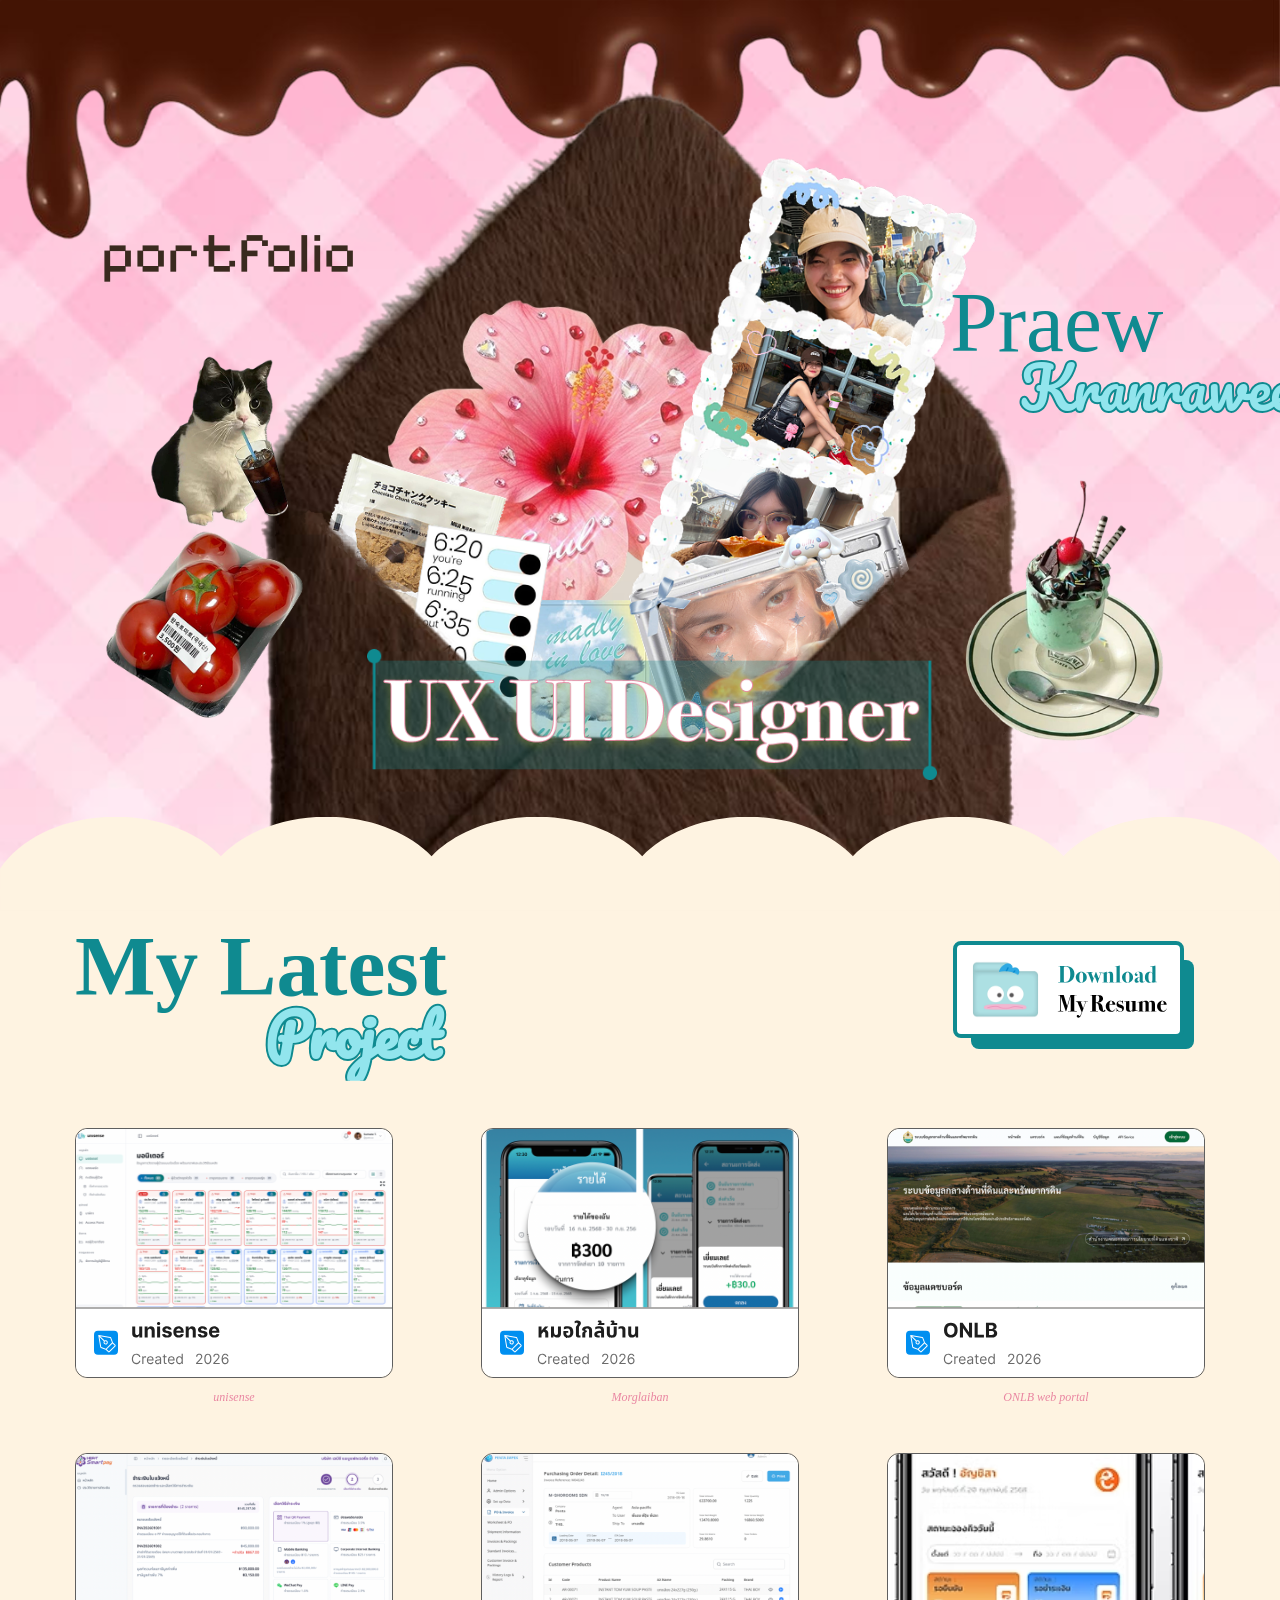
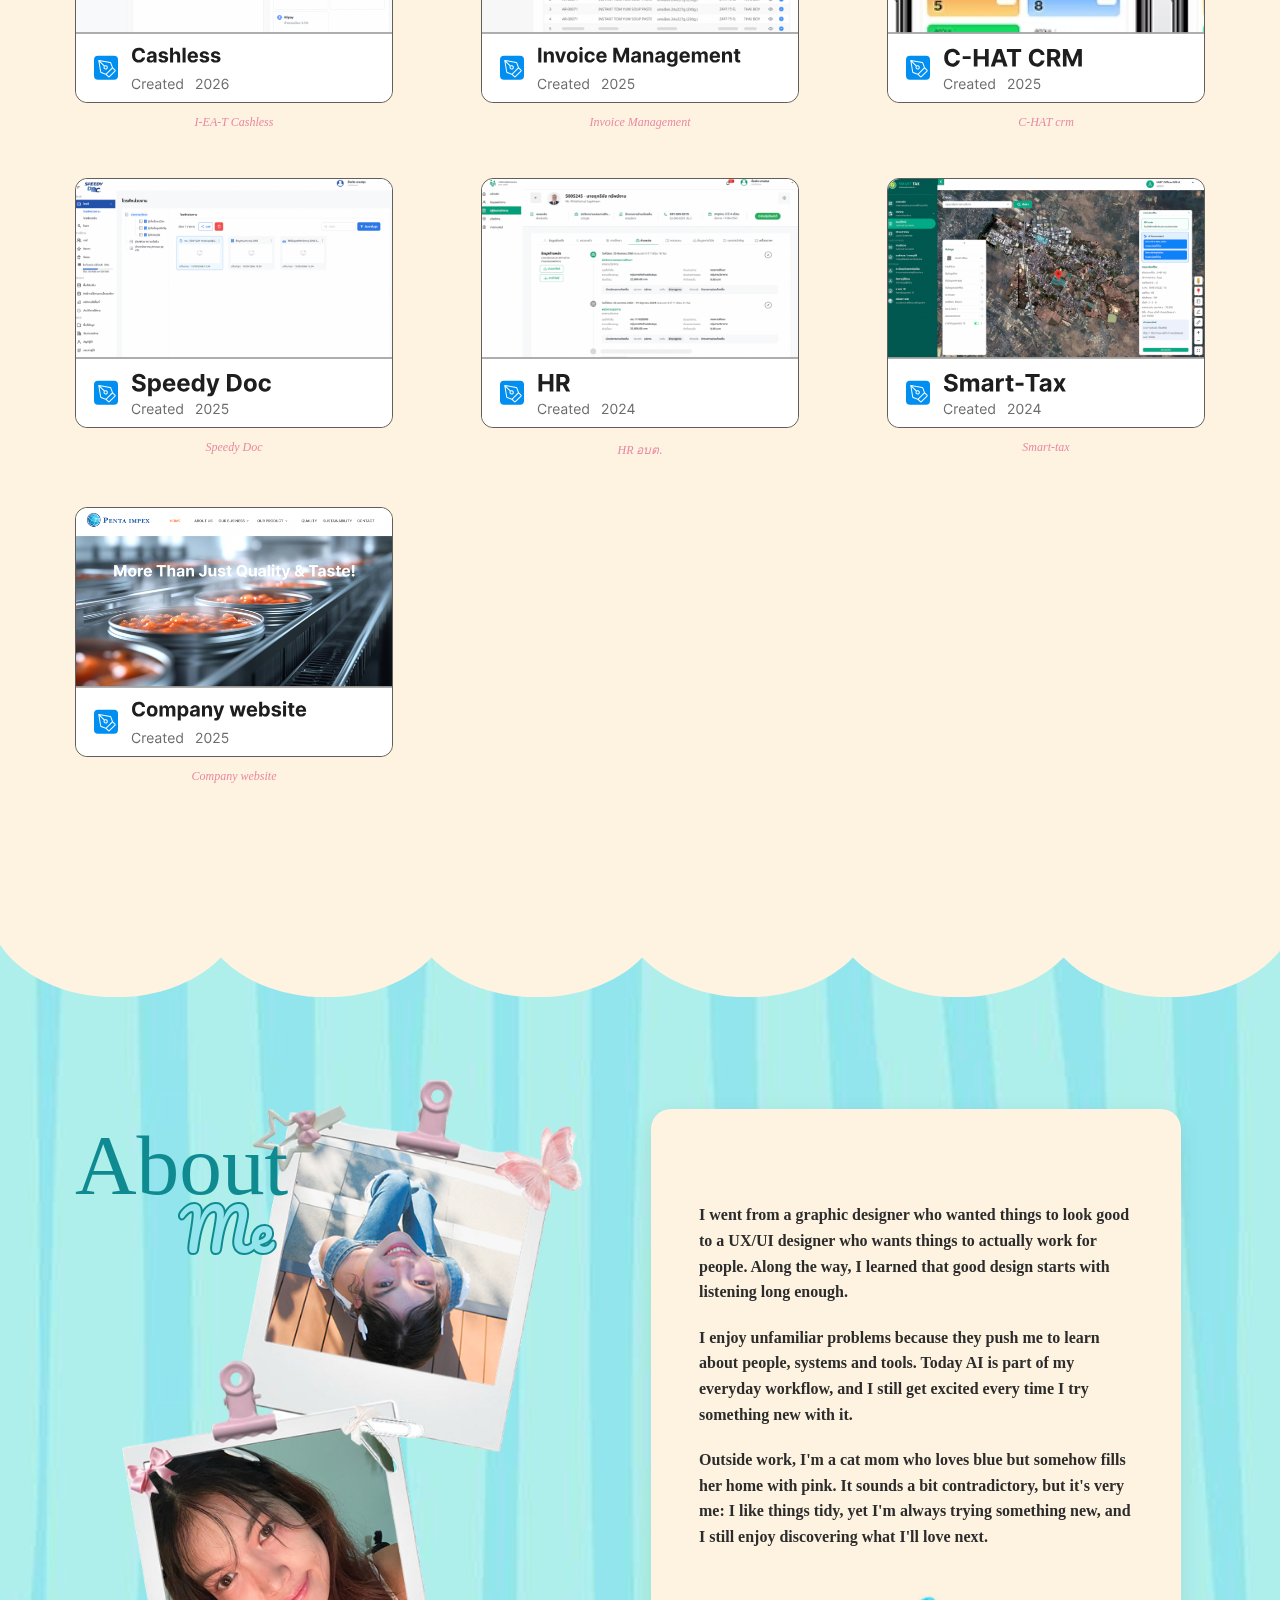
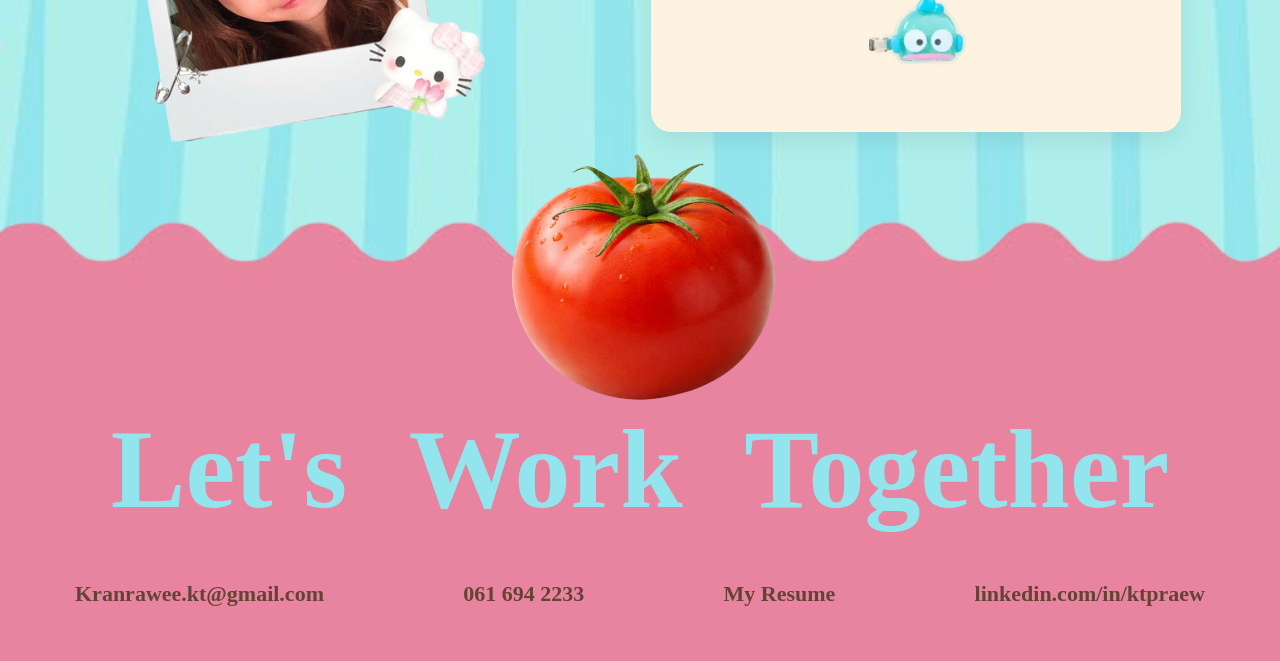
<file: praewdesign/index.html>
<!doctype html>
<html lang="th">
<head>
<meta charset="UTF-8">
<meta name="viewport" content="width=device-width, initial-scale=1.0">
<script>document.documentElement.classList.add('js');</script>
<title>Portfolio | Praew Kranrawee, UX/UI Designer</title>
<!-- favicon -->
<link rel="icon" href="favicon.ico" sizes="48x48">
<link rel="icon" href="assets/favicon/favicon-32.png" type="image/png" sizes="32x32">
<link rel="icon" href="assets/favicon/favicon-192.png" type="image/png" sizes="192x192">
<link rel="apple-touch-icon" href="assets/favicon/apple-touch-icon.png">
<!-- /favicon -->
<link rel="stylesheet" href="https://fonts.googleapis.com/css2?family=Source+Serif+4:opsz,wght@8..60,400;8..60,600;8..60,700&family=Pacifico&family=Pixelify+Sans:wght@400;500;600;700&display=swap">
<link rel="stylesheet" href="css/tokens.css">
<link rel="stylesheet" href="css/base.css">
<link rel="stylesheet" href="css/components.css">
<link rel="stylesheet" href="css/motion.css">
<link rel="stylesheet" href="css/home.css">
</head>
<body>

<div class="page">

  <section class="hero">
    <div class="hero-stage">
      <div class="hero-text hero-portfolio">portfolio</div>
      <img class="hero-envelope-collage" src="assets/hero/hero-envelope-collage.png" alt="Photo collage inside an open envelope">
      <img class="hero-cat anim-pop" src="assets/hero/hero-cat.png" alt="Illustrated cat with an iced coffee">
      <img class="hero-tomato-pack anim-pop" src="assets/hero/hero-tomato-pack.png" alt="Pack of fresh tomatoes">
      <img class="hero-mintchoc anim-pop" src="assets/hero/hero-mintchoc.png" alt="Mint chocolate sundae in a glass">
      <div class="heading-pair hero-name-heading" style="--script-offset: 70px;">
        <span class="heading-main anim-rise">Praew</span>
        <span class="heading-script anim-handwrite">Kranrawee</span>
      </div>
      <img class="hero-uxui-label anim-pop" src="assets/hero/hero-uxui-label.png" alt="UX UI Designer">
    </div>
  </section>

  <section class="projects" id="projects">
    <div class="wave-top">
      <img src="assets/waves/wave-cream-top.svg" alt="">
    </div>
    <div class="wave-bottom">
      <img src="assets/waves/wave-cream-bottom.svg" alt="">
    </div>

    <div class="projects-inner">

      <div class="projects-header">
        <h2 class="heading-pair projects-title-heading" style="--script-offset: 190px;">
          <span class="heading-main anim-rise">My Latest</span>
          <span class="heading-script anim-handwrite" style="--delay:180ms;">Project</span>
        </h2>
        <a class="btn-resume anim-pop" href="https://drive.google.com/uc?export=download&id=1JALiw4dbGJJrroEloQzsT8p9B2-5gzX2" aria-label="ดาวน์โหลด Resume (PDF)" style="--delay:375ms;">
          <img class="btn-resume-shadow" src="assets/projects/btn-resume-shadow.svg" alt="" aria-hidden="true">
          <img class="btn-resume-front" src="assets/projects/btn-resume-front.svg" alt="Download My Resume">
        </a>
      </div>

      <div class="project-grid">

        <div class="project-card anim-rise">
          <a href="projects/coming-soon.html?project=unisense"><img src="assets/projects/project-unisense.svg" alt="unisense (2026)"></a>
          <div class="project-caption">unisense</div>
        </div>

        <div class="project-card anim-rise">
          <a href="projects/coming-soon.html?project=morglaiban"><img src="assets/projects/project-morglaiban.svg" alt="หมอใกล้บ้าน (2026)"></a>
          <div class="project-caption">Morglaiban</div>
        </div>

        <div class="project-card anim-rise">
          <a href="projects/coming-soon.html?project=onlb"><img src="assets/projects/project-onlb.svg" alt="ONLB (2026)"></a>
          <div class="project-caption">ONLB web portal</div>
        </div>

        <div class="project-card anim-rise">
          <a href="projects/coming-soon.html?project=cashless"><img src="assets/projects/project-cashless.svg" alt="Cashless (2026)"></a>
          <div class="project-caption">I-EA-T Cashless</div>
        </div>

        <div class="project-card anim-rise">
          <a href="projects/coming-soon.html?project=invoice"><img src="assets/projects/project-invoice.svg" alt="Invoice Management (2025)"></a>
          <div class="project-caption">Invoice Management</div>
        </div>

        <div class="project-card anim-rise">
          <a href="projects/chat-crm.html"><img src="assets/projects/project-c-hat.svg" alt="C-HAT CRM (2025)"></a>
          <div class="project-caption">C-HAT crm</div>
        </div>

        <div class="project-card anim-rise">
          <a href="projects/speedy-doc.html"><img src="assets/projects/project-speedy-doc.svg" alt="Speedy Doc (2025)"></a>
          <div class="project-caption">Speedy Doc</div>
        </div>

        <div class="project-card anim-rise">
          <a href="projects/hr.html"><img src="assets/projects/project-hr.svg" alt="HR (2024)"></a>
          <div class="project-caption">HR อบต.</div>
        </div>

        <div class="project-card anim-rise">
          <a href="projects/smart-tax.html"><img src="assets/projects/project-smart-tax.svg" alt="Smart-Tax (2024)"></a>
          <div class="project-caption">Smart-tax</div>
        </div>

        <div class="project-card anim-rise">
          <a href="projects/coming-soon.html?project=company-website"><img src="assets/projects/project-company-website.svg" alt="Company website (2025)"></a>
          <div class="project-caption">Company website</div>
        </div>

      </div>

    </div>
  </section>

  <section class="about">
    <div class="about-inner">
      <div class="about-left">
        <img class="about-polaroids anim-pop" src="assets/about/about-polaroids.png" alt="Two polaroid photos of Praew clipped together" style="--pop-scale:1; --pop-y:-20px; --pop-rotate:4deg;">
        <div class="heading-pair about-title-heading" style="--script-offset: 105px;">
          <span class="heading-main anim-rise">About</span>
          <span class="heading-script anim-handwrite" style="--delay:180ms;">Me</span>
        </div>
      </div>
      <div class="about-right anim-rise" style="--delay:225ms;">
        <p class="about-hi">Hi, I'm Praew!</p>
        <p class="anim-rise" style="--delay:450ms;">I went from a graphic designer who wanted things to look good to a UX/UI designer who wants things to actually work for people. Along the way, I learned that good design starts with listening long enough.</p>
        <p class="anim-rise" style="--delay:450ms;">I enjoy unfamiliar problems because they push me to learn about people, systems and tools. Today AI is part of my everyday workflow, and I still get excited every time I try something new with it.</p>
        <p class="anim-rise" style="--delay:450ms;">Outside work, I'm a cat mom who loves blue but somehow fills her home with pink. It sounds a bit contradictory, but it's very me: I like things tidy, yet I'm always trying something new, and I still enjoy discovering what I'll love next.</p>
        <img class="about-charm anim-pop" src="assets/about/about-hangyodon.webp" alt="Cute blue bird charm" style="--delay:1050ms;">
      </div>
    </div>
  </section>

  <section class="footer">
    <div class="wave-top">
      <img src="assets/waves/wave-pink-footer.png" alt="">
    </div>
    <img class="footer-tomato anim-pop" src="assets/footer/tomato-fresh.svg" alt="Fresh tomato" style="--pop-scale:0.7; --pop-y:-24px;">
    <div class="footer-inner">
      <h2 class="footer-title"><span class="anim-rise" style="--delay:225ms;">Let's</span> <span class="anim-rise" style="--delay:375ms;">Work</span> <span class="anim-rise" style="--delay:525ms;">Together</span></h2>
      <div class="footer-contact anim-rise" style="--delay:750ms;">
        <a class="footer-link" href="mailto:Kranrawee.kt@gmail.com"><span>Kranrawee.kt@gmail.com</span><svg class="link-underline" viewBox="0 0 100 10" preserveAspectRatio="none" aria-hidden="true"><path d="M0,5 Q10,0 20,5 T40,5 T60,5 T80,5 T100,5" pathLength="1"/></svg></a>
        <a class="footer-link" href="tel:0616942233"><span>061 694 2233</span><svg class="link-underline" viewBox="0 0 100 10" preserveAspectRatio="none" aria-hidden="true"><path d="M0,5 Q10,0 20,5 T40,5 T60,5 T80,5 T100,5" pathLength="1"/></svg></a>
        <a class="footer-link" href="https://drive.google.com/uc?export=download&id=1JALiw4dbGJJrroEloQzsT8p9B2-5gzX2" aria-label="ดาวน์โหลด Resume (PDF)"><span>My Resume</span><svg class="link-underline" viewBox="0 0 100 10" preserveAspectRatio="none" aria-hidden="true"><path d="M0,5 Q10,0 20,5 T40,5 T60,5 T80,5 T100,5" pathLength="1"/></svg></a>
        <a class="footer-link" href="https://linkedin.com/in/ktpraew" target="_blank" rel="noopener"><span>linkedin.com/in/ktpraew</span><svg class="link-underline" viewBox="0 0 100 10" preserveAspectRatio="none" aria-hidden="true"><path d="M0,5 Q10,0 20,5 T40,5 T60,5 T80,5 T100,5" pathLength="1"/></svg></a>
      </div>
    </div>
  </section>

</div>

<script>
(function () {
  var params = new URLSearchParams(window.location.search);
  if (params.get('overlay') !== '1') return;

  var img = document.createElement('img');
  img.src = 'assets/_design/design-1440.png';
  img.alt = '';
  img.style.position = 'absolute';
  img.style.top = '0';
  img.style.left = '50%';
  img.style.transform = 'translateX(-50%)';
  img.style.width = '1440px';
  img.style.opacity = '0.5';
  img.style.pointerEvents = 'none';
  img.style.zIndex = '9999';
  document.body.appendChild(img);

  document.addEventListener('keydown', function (e) {
    if (e.key === 'o' || e.key === 'O') {
      img.style.display = (img.style.display === 'none') ? '' : 'none';
    }
  });
})();
</script>

<script src="js/motion.js"></script>
<script>
(function () {
  var DOC = document;
  var M = window.PJMotion;
  var reduceMotion = M.reduceMotion;
  var qs = M.qs, qsa = M.qsa, reveal = M.reveal, revealHandwrite = M.revealHandwrite;
  var setupTyping = M.setupTyping, playTyping = M.playTyping, ms = M.ms;

  var portfolioEl = qs('.hero-portfolio');
  var portfolioState = (!reduceMotion && portfolioEl) ? setupTyping(portfolioEl, ms(110)) : null;

  var aboutHiEl = qs('.about-hi');
  var aboutHiState = (!reduceMotion && aboutHiEl) ? setupTyping(aboutHiEl, ms(70)) : null;

  if (reduceMotion) return; /* everything else shows instantly via CSS; no observers/timers needed */

  /* ---------- hero: plays immediately on load ---------- */
  function runHero() {
    reveal(qs('.hero-envelope-collage'));

    [['.hero-tomato-pack', 0], ['.hero-cat', 1], ['.hero-mintchoc', 2]].forEach(function (pair) {
      var el = qs(pair[0]);
      if (!el) return;
      setTimeout(function () { reveal(el); }, ms(250 + pair[1] * 150));
    });

    if (portfolioState) setTimeout(function () { playTyping(portfolioState); }, ms(450));

    var praew = qs('.hero-name-heading .heading-main');
    setTimeout(function () { reveal(praew); }, ms(750));

    var kranrawee = qs('.hero-name-heading .heading-script');
    setTimeout(function () { revealHandwrite(kranrawee); }, ms(950));

    setTimeout(function () { reveal(qs('.hero-uxui-label')); }, ms(1400));
  }
  requestAnimationFrame(function () { requestAnimationFrame(runHero); });

  /* ---------- scroll-triggered sections ---------- */
  var io = new IntersectionObserver(function (entries) {
    entries.forEach(function (entry) {
      if (entry.isIntersecting) {
        reveal(entry.target);
        io.unobserve(entry.target);
      }
    });
  }, { threshold: 0.15 });

  [
    '.btn-resume',
    '.about-polaroids',
    '.about-charm',
    '.footer-tomato',
    '.footer-contact'
  ].forEach(function (sel) {
    var el = qs(sel);
    if (el) io.observe(el);
  });

  qsa('.project-card').forEach(function (card) { io.observe(card); });
  qsa('.footer-title .anim-rise').forEach(function (span) { io.observe(span); });

  /* heading pairs (main + script): clip-path on the script span makes
     IntersectionObserver report isIntersecting:false for it directly,
     so observe the (unclipped) wrapper instead and reveal both children */
  ['.projects-title-heading', '.about-title-heading'].forEach(function (sel) {
    var wrap = qs(sel);
    if (!wrap) return;
    var ioHeading = new IntersectionObserver(function (entries) {
      entries.forEach(function (entry) {
        if (entry.isIntersecting) {
          reveal(qs('.heading-main', wrap));
          revealHandwrite(qs('.heading-script', wrap));
          ioHeading.unobserve(wrap);
        }
      });
    }, { threshold: 0.15 });
    ioHeading.observe(wrap);
  });

  /* about text box: box + 3 paragraphs + typing all trigger together */
  var aboutRight = qs('.about-right');
  if (aboutRight) {
    var ioAboutRight = new IntersectionObserver(function (entries) {
      entries.forEach(function (entry) {
        if (entry.isIntersecting) {
          reveal(aboutRight);
          qsa('.about-right p.anim-rise').forEach(reveal);
          if (aboutHiState) setTimeout(function () { playTyping(aboutHiState); }, ms(525));
          ioAboutRight.unobserve(aboutRight);
        }
      });
    }, { threshold: 0.15 });
    ioAboutRight.observe(aboutRight);
  }
})();
</script>

</body>
</html>
</file>
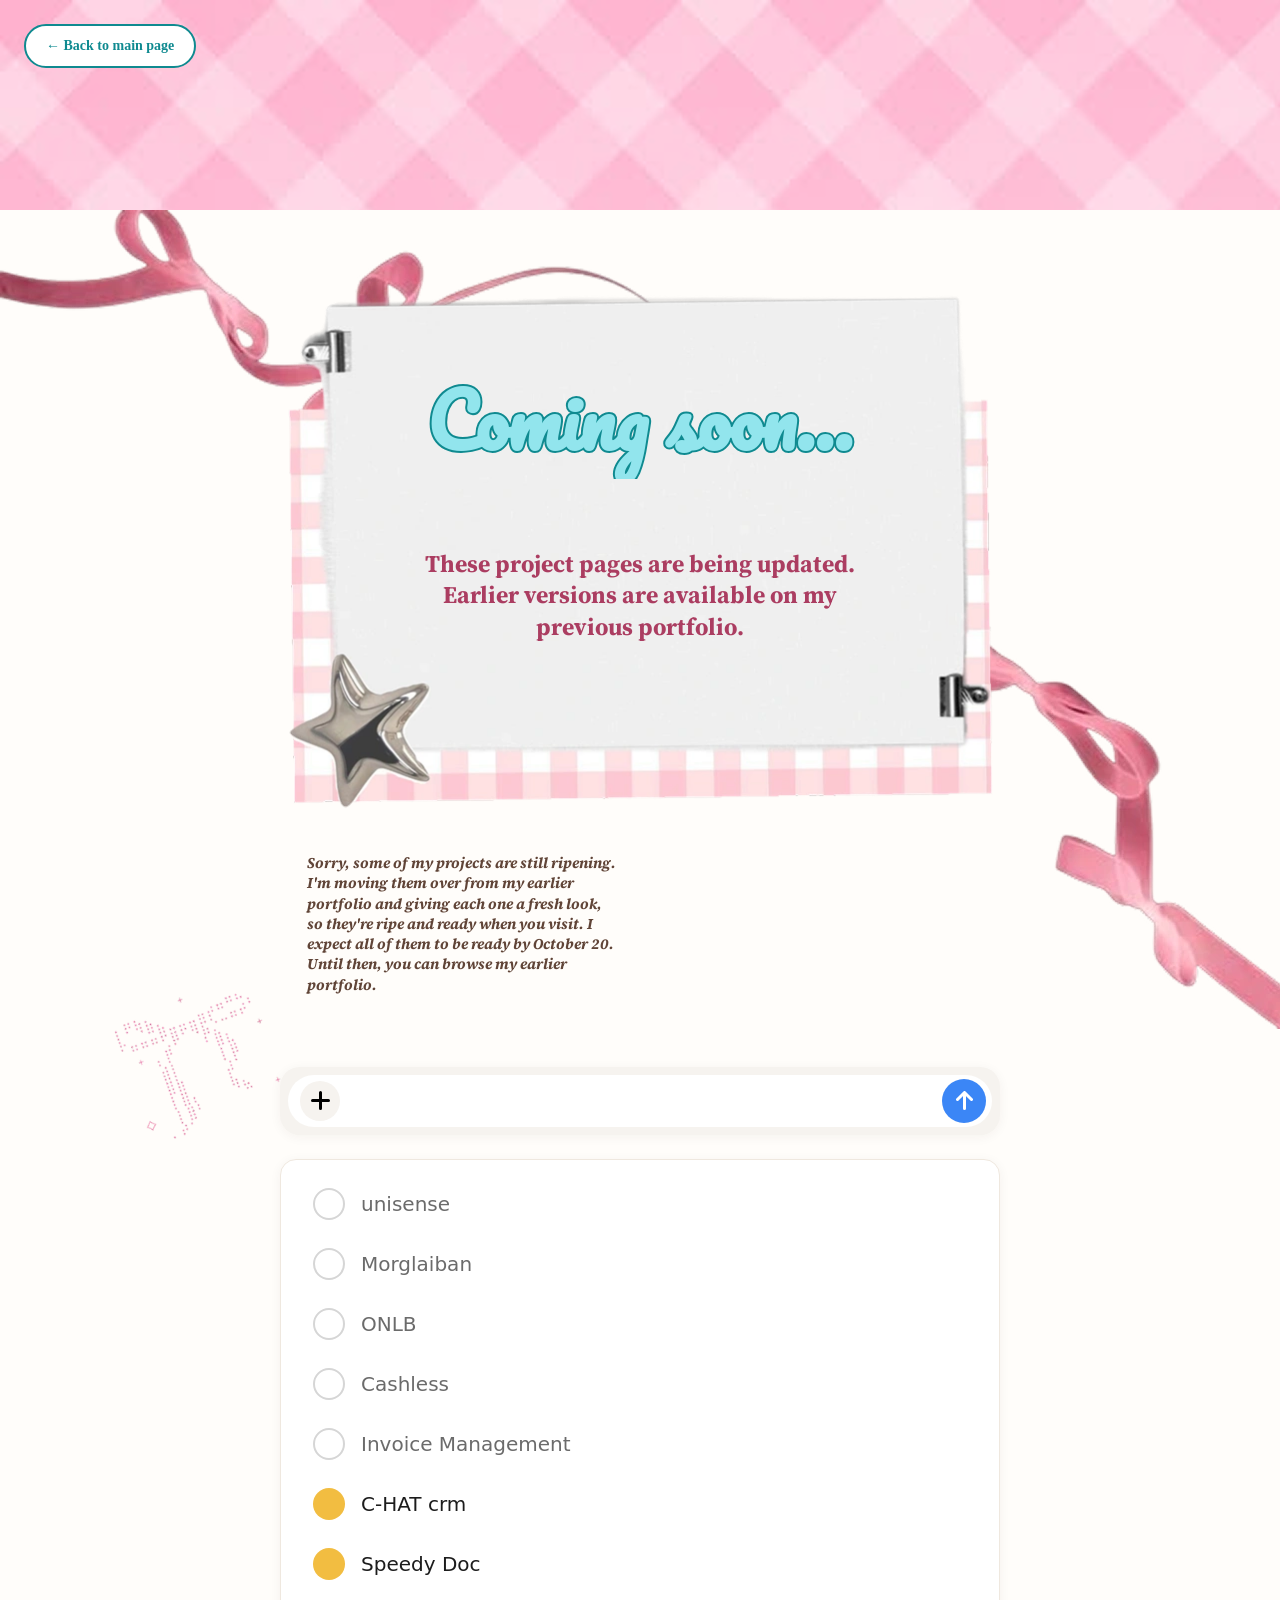
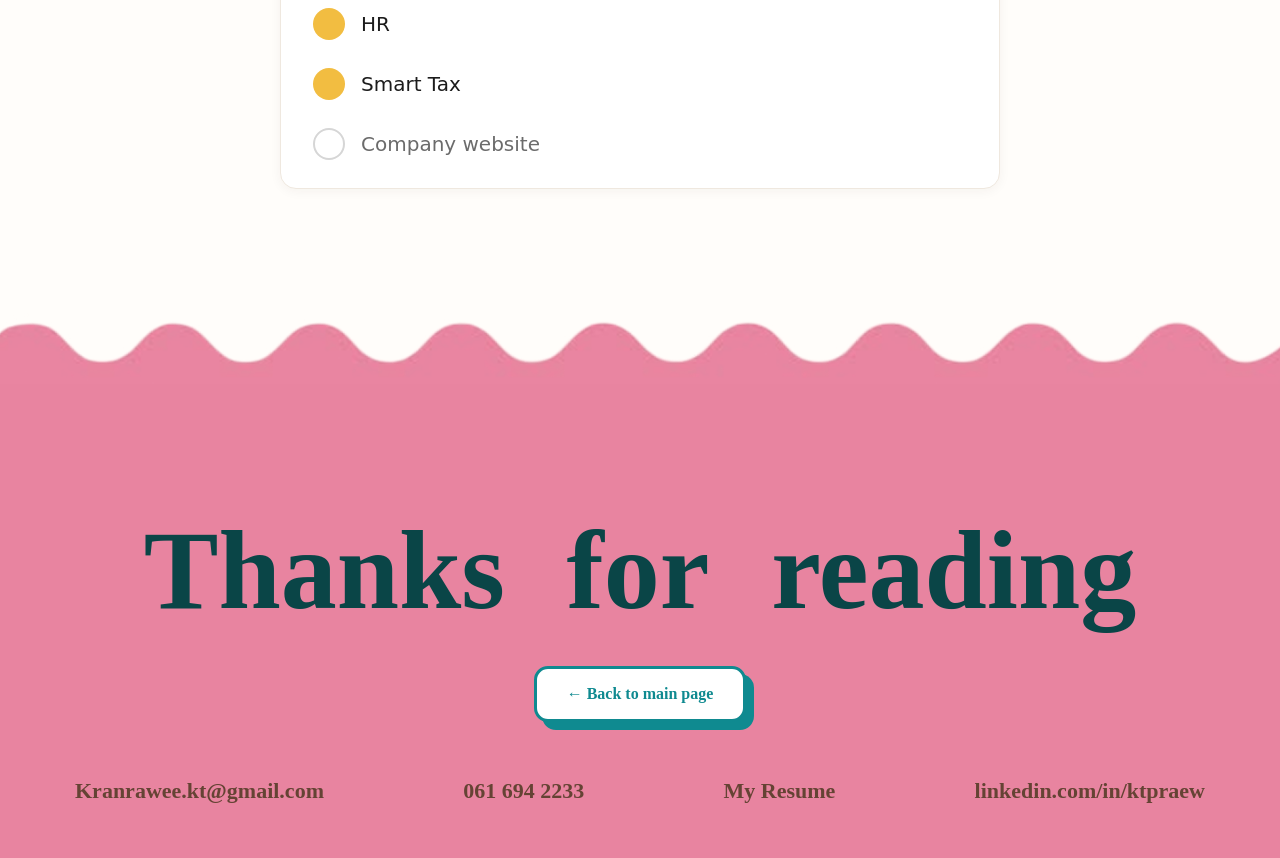
<file: praewdesign/projects/coming-soon.html>
<!DOCTYPE html>
<html lang="en">
<head>
<meta charset="UTF-8">
<meta name="viewport" content="width=device-width, initial-scale=1.0">
<meta name="robots" content="noindex">
<script>document.documentElement.classList.add('js');</script>
<title>Coming soon | Praew Kranrawee, UX/UI Designer</title>
<!-- favicon -->
<link rel="icon" href="../favicon.ico" sizes="48x48">
<link rel="icon" href="../assets/favicon/favicon-32.png" type="image/png" sizes="32x32">
<link rel="icon" href="../assets/favicon/favicon-192.png" type="image/png" sizes="192x192">
<link rel="apple-touch-icon" href="../assets/favicon/apple-touch-icon.png">
<!-- /favicon -->
<meta name="description" content="This project page is being updated.">
<link rel="preconnect" href="https://fonts.googleapis.com">
<link href="https://fonts.googleapis.com/css2?family=Pacifico&family=Source+Serif+Pro:wght@400;700&display=swap" rel="stylesheet">
<link rel="stylesheet" href="../css/tokens.css">
<link rel="stylesheet" href="../css/base.css">
<link rel="stylesheet" href="../css/components.css">
<link rel="stylesheet" href="../css/motion.css">
<link rel="stylesheet" href="../css/project.css">
<link rel="stylesheet" href="../css/coming-soon.css">
</head>
<body>

<div class="cs-checker">
  <a class="pj-back-top" href="../index.html#projects">← Back to main page</a>
</div>

<main class="cs-stage">

  <img class="cs-ribbon anim-rise" style="--delay:0ms; --dist:0px;" src="../assets/coming-soon/deco-ribbon.webp" alt="" aria-hidden="true" width="1280" height="819">

  <div class="cs-note">
    <img class="cs-note-card anim-pop" style="--delay:0ms; --pop-scale:1; --pop-y:-12px; --pop-rotate:3deg;" src="../assets/coming-soon/note-card.webp" alt="" width="723" height="528">
    <div class="cs-note-text">
      <h1 class="heading-script cs-heading anim-handwrite" style="--delay:0ms;">Coming soon...</h1>
      <p class="cs-pink-text anim-rise" style="--delay:0ms;" id="cs-pink-generic">These project pages are being updated. Earlier versions are available on my previous portfolio.</p>
      <p class="cs-pink-text anim-rise" style="--delay:0ms;" id="cs-pink-project" hidden>This project page is being updated. An earlier version is available on my previous portfolio.</p>
    </div>
  </div>

  <div class="cs-row">
    <div>
      <p class="cs-paragraph anim-rise" style="--delay:0ms;" id="cs-paragraph-generic">Sorry, some of my projects are still ripening. I'm moving them over from my earlier portfolio and giving each one a fresh look, so they're ripe and ready when you visit. I expect all of them to be ready by October 20. Until then, you can browse my earlier portfolio.</p>
      <p class="cs-paragraph anim-rise" style="--delay:0ms;" id="cs-paragraph-project" hidden>Sorry, this project is still ripening. I'm moving it over from my earlier portfolio and giving it a fresh look, so it's ripe and ready when you visit. I expect all my projects to be ready by October 20. Until then, you can read this one on my earlier portfolio.</p>
    </div>
    <div class="cs-cta">
      <div class="cs-tilt-wrap">
        <p class="cs-tilt-label anim-tilt-bounce" id="cs-tilt-generic" style="--delay:0ms;">Opens my earlier portfolio in a new tab.</p>
        <p class="cs-tilt-label anim-tilt-bounce" id="cs-tilt-project" style="--delay:0ms;" hidden>Opens the earlier version in a new tab.</p>
      </div>
      <a class="btn-resume cs-view-btn anim-pop" style="--delay:0ms;" id="cs-view-btn" href="https://kranraweekt.wixsite.com/ktpraew" target="_blank" rel="noopener" aria-describedby="cs-tilt-generic" aria-label="View Portfolio" title="My earlier portfolio">
        <span class="btn-resume-shadow cs-view-shadow" aria-hidden="true"></span>
        <span class="btn-resume-front cs-view-front">
          <img class="cs-view-icon" src="../assets/coming-soon/btn-icon-hangyodon.webp" alt="" aria-hidden="true" width="128" height="107">
          <span class="cs-view-text">
            <span class="cs-view-line1">View →</span>
            <span class="cs-view-line2" id="cs-view-name">Portfolio</span>
          </span>
        </span>
      </a>
    </div>
  </div>

  <div class="cs-chat">
    <div class="cs-chat-inner">
      <span class="cs-chat-plus" aria-hidden="true">
        <img src="../assets/coming-soon/icon-plus.svg" alt="" width="19" height="19">
      </span>
      <p class="cs-chat-text" id="cs-prompt-text" data-cursor-persist="true">Progress on my project pages</p>
      <span class="cs-chat-send" aria-hidden="true" id="cs-chat-send">
        <img src="../assets/coming-soon/icon-send.svg" alt="" width="17" height="19">
      </span>
    </div>
    <img class="cs-bow" src="../assets/coming-soon/deco-bow-dots.webp" alt="" aria-hidden="true" width="232" height="225">
  </div>

  <div class="cs-list-card pj-card">
    <ul class="cs-list" aria-labelledby="cs-prompt-text">
      <li data-status="not-ready"><span class="cs-item anim-rise" style="--delay:0ms;"><span class="cs-circle" aria-hidden="true"></span><span class="cs-name cs-name--idle">unisense</span><span class="visually-hidden">Coming soon</span></span></li>
      <li data-status="not-ready"><span class="cs-item anim-rise" style="--delay:120ms;"><span class="cs-circle" aria-hidden="true"></span><span class="cs-name cs-name--idle">Morglaiban</span><span class="visually-hidden">Coming soon</span></span></li>
      <li data-status="not-ready"><span class="cs-item anim-rise" style="--delay:240ms;"><span class="cs-circle" aria-hidden="true"></span><span class="cs-name cs-name--idle">ONLB</span><span class="visually-hidden">Coming soon</span></span></li>
      <li data-status="not-ready"><span class="cs-item anim-rise" style="--delay:360ms;"><span class="cs-circle" aria-hidden="true"></span><span class="cs-name cs-name--idle">Cashless</span><span class="visually-hidden">Coming soon</span></span></li>
      <li data-status="not-ready"><span class="cs-item anim-rise" style="--delay:480ms;"><span class="cs-circle" aria-hidden="true"></span><span class="cs-name cs-name--idle">Invoice Management</span><span class="visually-hidden">Coming soon</span></span></li>
      <li data-status="ready">
        <a class="cs-item anim-rise" style="--delay:600ms;" href="chat-crm.html">
          <span class="cs-circle cs-circle--ready anim-pop" style="--delay:600ms;" aria-hidden="true"><svg class="cs-check-icon" viewBox="0 0 24 24" width="16" height="16"><path class="cs-check-path" d="M5 12.5l4.5 4.5L19 7.5"/></svg></span>
          <span class="cs-name">C-HAT crm</span>
          <span class="visually-hidden">Ready</span>
        </a>
      </li>
      <li data-status="ready">
        <a class="cs-item anim-rise" style="--delay:720ms;" href="speedy-doc.html">
          <span class="cs-circle cs-circle--ready anim-pop" style="--delay:720ms;" aria-hidden="true"><svg class="cs-check-icon" viewBox="0 0 24 24" width="16" height="16"><path class="cs-check-path" d="M5 12.5l4.5 4.5L19 7.5"/></svg></span>
          <span class="cs-name">Speedy Doc</span>
          <span class="visually-hidden">Ready</span>
        </a>
      </li>
      <li data-status="ready">
        <a class="cs-item anim-rise" style="--delay:840ms;" href="hr.html">
          <span class="cs-circle cs-circle--ready anim-pop" style="--delay:840ms;" aria-hidden="true"><svg class="cs-check-icon" viewBox="0 0 24 24" width="16" height="16"><path class="cs-check-path" d="M5 12.5l4.5 4.5L19 7.5"/></svg></span>
          <span class="cs-name">HR</span>
          <span class="visually-hidden">Ready</span>
        </a>
      </li>
      <li data-status="ready">
        <a class="cs-item anim-rise" style="--delay:960ms;" href="smart-tax.html">
          <span class="cs-circle cs-circle--ready anim-pop" style="--delay:960ms;" aria-hidden="true"><svg class="cs-check-icon" viewBox="0 0 24 24" width="16" height="16"><path class="cs-check-path" d="M5 12.5l4.5 4.5L19 7.5"/></svg></span>
          <span class="cs-name">Smart Tax</span>
          <span class="visually-hidden">Ready</span>
        </a>
      </li>
      <li data-status="not-ready"><span class="cs-item anim-rise" style="--delay:1080ms;"><span class="cs-circle" aria-hidden="true"></span><span class="cs-name cs-name--idle">Company website</span><span class="visually-hidden">Coming soon</span></span></li>
    </ul>
  </div>

</main>

<footer class="footer pj-footer cs-page-footer">
  <div class="wave-top">
    <img src="../assets/waves/wave-pink-footer.png" alt="">
  </div>
  <div class="footer-inner">
    <h2 class="footer-title"><span class="anim-rise" style="--delay:225ms;">Thanks</span> <span class="anim-rise" style="--delay:375ms;">for</span> <span class="anim-rise" style="--delay:525ms;">reading</span></h2>

    <nav class="pj-footer-nav anim-rise" style="--delay:650ms;">
      <a class="pj-btn" href="../index.html#projects">← Back to main page</a>
    </nav>

    <div class="footer-contact anim-rise" style="--delay:750ms;">
      <a class="footer-link" href="mailto:Kranrawee.kt@gmail.com"><span>Kranrawee.kt@gmail.com</span><svg class="link-underline" viewBox="0 0 100 10" preserveAspectRatio="none" aria-hidden="true"><path d="M0,5 Q10,0 20,5 T40,5 T60,5 T80,5 T100,5" pathLength="1"/></svg></a>
      <a class="footer-link" href="tel:0616942233"><span>061 694 2233</span><svg class="link-underline" viewBox="0 0 100 10" preserveAspectRatio="none" aria-hidden="true"><path d="M0,5 Q10,0 20,5 T40,5 T60,5 T80,5 T100,5" pathLength="1"/></svg></a>
      <a class="footer-link" href="https://drive.google.com/uc?export=download&id=1JALiw4dbGJJrroEloQzsT8p9B2-5gzX2" aria-label="ดาวน์โหลด Resume (PDF)"><span>My Resume</span><svg class="link-underline" viewBox="0 0 100 10" preserveAspectRatio="none" aria-hidden="true"><path d="M0,5 Q10,0 20,5 T40,5 T60,5 T80,5 T100,5" pathLength="1"/></svg></a>
      <a class="footer-link" href="https://linkedin.com/in/ktpraew" target="_blank" rel="noopener"><span>linkedin.com/in/ktpraew</span><svg class="link-underline" viewBox="0 0 100 10" preserveAspectRatio="none" aria-hidden="true"><path d="M0,5 Q10,0 20,5 T40,5 T60,5 T80,5 T100,5" pathLength="1"/></svg></a>
    </div>
  </div>
</footer>

<script src="../js/motion.js"></script>
<script>
(function () {
  var M = window.PJMotion;
  var reduceMotion = M.reduceMotion;
  var qs = M.qs, qsa = M.qsa, reveal = M.reveal, revealHandwrite = M.revealHandwrite, setupTyping = M.setupTyping, playTyping = M.playTyping, ms = M.ms;

  /* ---------- project table (single source of truth) ---------- */
  var PROJECTS = {
    'speedy-doc':      { name: 'Speedy Doc',         ready: true,  href: 'speedy-doc.html' },
    'hr':              { name: 'HR',                 ready: true,  href: 'hr.html' },
    'smart-tax':       { name: 'Smart Tax',           ready: true,  href: 'smart-tax.html' },
    'unisense':        { name: 'unisense',           ready: false, href: 'https://kranraweekt.wixsite.com/ktpraew/unisense' },
    'morglaiban':      { name: 'Morglaiban',         ready: false, href: 'https://kranraweekt.wixsite.com/ktpraew/morglaiban' },
    'onlb':            { name: 'ONLB',               ready: false, href: 'https://kranraweekt.wixsite.com/ktpraew/onlb' },
    'cashless':        { name: 'Cashless',           ready: false, href: 'https://kranraweekt.wixsite.com/ktpraew/ltr-visa' },
    'invoice':         { name: 'Invoice Management', ready: false, href: 'https://kranraweekt.wixsite.com/ktpraew/invoice' },
    'chat-crm':        { name: 'C-HAT CRM',          ready: true,  href: 'chat-crm.html' },
    'company-website': { name: 'Company website',    ready: false, href: 'https://kranraweekt.wixsite.com/ktpraew/company-website-penta' }
  };
  var FALLBACK_URL = 'https://kranraweekt.wixsite.com/ktpraew';

  function truncateForButton(name) {
    if (name.length <= 12) return name;
    return name.split(' ')[0] + '...';
  }

  var params = new URLSearchParams(location.search);
  var key = params.get('project');
  var entry = (key && Object.prototype.hasOwnProperty.call(PROJECTS, key)) ? PROJECTS[key] : null;

  if (entry && entry.ready) {
    location.replace(entry.href);
    return;
  }

  var viewBtn = qs('#cs-view-btn');
  var viewName = qs('#cs-view-name');

  if (entry) {
    /* project variant: swap the hidden/visible text pairs, never via innerHTML */
    qs('#cs-pink-generic').hidden = true;
    qs('#cs-pink-project').hidden = false;
    qs('#cs-paragraph-generic').hidden = true;
    qs('#cs-paragraph-project').hidden = false;
    qs('#cs-tilt-generic').hidden = true;
    qs('#cs-tilt-project').hidden = false;

    viewBtn.href = entry.href;
    viewBtn.target = '_blank';
    viewBtn.rel = 'noopener';
    viewBtn.setAttribute('aria-describedby', 'cs-tilt-project');
    viewBtn.setAttribute('aria-label', 'View ' + entry.name);
    viewBtn.title = entry.name;
    var shortName = truncateForButton(entry.name);
    viewName.textContent = shortName;
    if (shortName !== entry.name) { viewName.title = entry.name; }
  } else {
    viewBtn.href = FALLBACK_URL;
  }

  /* ---------- hero: plays immediately on load ---------- */
  function runHero() {
    reveal(qs('.cs-ribbon'));
    reveal(qs('.cs-note-card'));
    setTimeout(function () { revealHandwrite(qs('.cs-heading')); }, ms(400));
    setTimeout(function () { reveal(entry ? qs('#cs-pink-project') : qs('#cs-pink-generic')); }, ms(900));
    setTimeout(function () { reveal(entry ? qs('#cs-paragraph-project') : qs('#cs-paragraph-generic')); }, ms(1300));
    setTimeout(function () { reveal(qs('.cs-bow')); }, ms(1500));
    setTimeout(function () { reveal(viewBtn); }, ms(1700));
    setTimeout(function () { reveal(entry ? qs('#cs-tilt-project') : qs('#cs-tilt-generic')); }, ms(2200));
  }
  requestAnimationFrame(function () { requestAnimationFrame(runHero); });

  /* ---------- chat prompt: typed once the bar scrolls into view ---------- */
  var promptEl = qs('#cs-prompt-text');
  var typingState = null;
  var CHAR_DELAY = 70;
  if (!reduceMotion) {
    typingState = setupTyping(promptEl, CHAR_DELAY);
  }

  var sendBtn = qs('#cs-chat-send');
  var checkPaths = qsa('.cs-check-path');
  checkPaths.forEach(function (p) {
    var len = p.getTotalLength();
    p.style.strokeDasharray = len;
    p.style.strokeDashoffset = len;
    p.style.transition = 'stroke-dashoffset 400ms ' + getComputedStyle(document.documentElement).getPropertyValue('--ease-smooth');
  });

  if (reduceMotion) return; /* everything else shows instantly via CSS; no observers/timers needed */

  var chatIo = new IntersectionObserver(function (entries) {
    entries.forEach(function (e) {
      if (e.isIntersecting) {
        reveal(qs('.cs-chat'));
        setTimeout(function () {
          playTyping(typingState);
          var totalTypeMs = (typingState.text.length + 1) * CHAR_DELAY;
          setTimeout(function () {
            sendBtn.style.animation = 'cs-send-bounce 350ms ' + getComputedStyle(document.documentElement).getPropertyValue('--ease-smooth');
          }, totalTypeMs);
        }, ms(500));
        chatIo.unobserve(e.target);
      }
    });
  }, { threshold: 0.4 });
  chatIo.observe(qs('.cs-chat'));

  var listIo = new IntersectionObserver(function (entries) {
    entries.forEach(function (e) {
      if (e.isIntersecting) {
        qsa('.cs-item', e.target).forEach(function (item) { reveal(item); });
        qsa('.cs-circle--ready', e.target).forEach(function (circle) {
          reveal(circle);
          var rowDelay = parseInt(circle.style.getPropertyValue('--delay'), 10) || 0;
          var path = circle.querySelector('.cs-check-path');
          setTimeout(function () { path.style.strokeDashoffset = 0; }, ms(rowDelay + 300));
        });
        listIo.unobserve(e.target);
      }
    });
  }, { threshold: 0.15 });
  listIo.observe(qs('.cs-list-card'));

  /* footer: same observer targets as the other pages' footer (no
     tomato or Next-project button on this page) */
  var footerIo = new IntersectionObserver(function (entries) {
    entries.forEach(function (e) {
      if (e.isIntersecting) { reveal(e.target); footerIo.unobserve(e.target); }
    });
  }, { threshold: 0.15 });
  ['.footer-contact', '.pj-footer-nav'].forEach(function (sel) {
    var el = qs(sel);
    if (el) footerIo.observe(el);
  });
  qsa('.footer-title .anim-rise').forEach(function (span) { footerIo.observe(span); });
})();
</script>

</body>
</html>
</file>
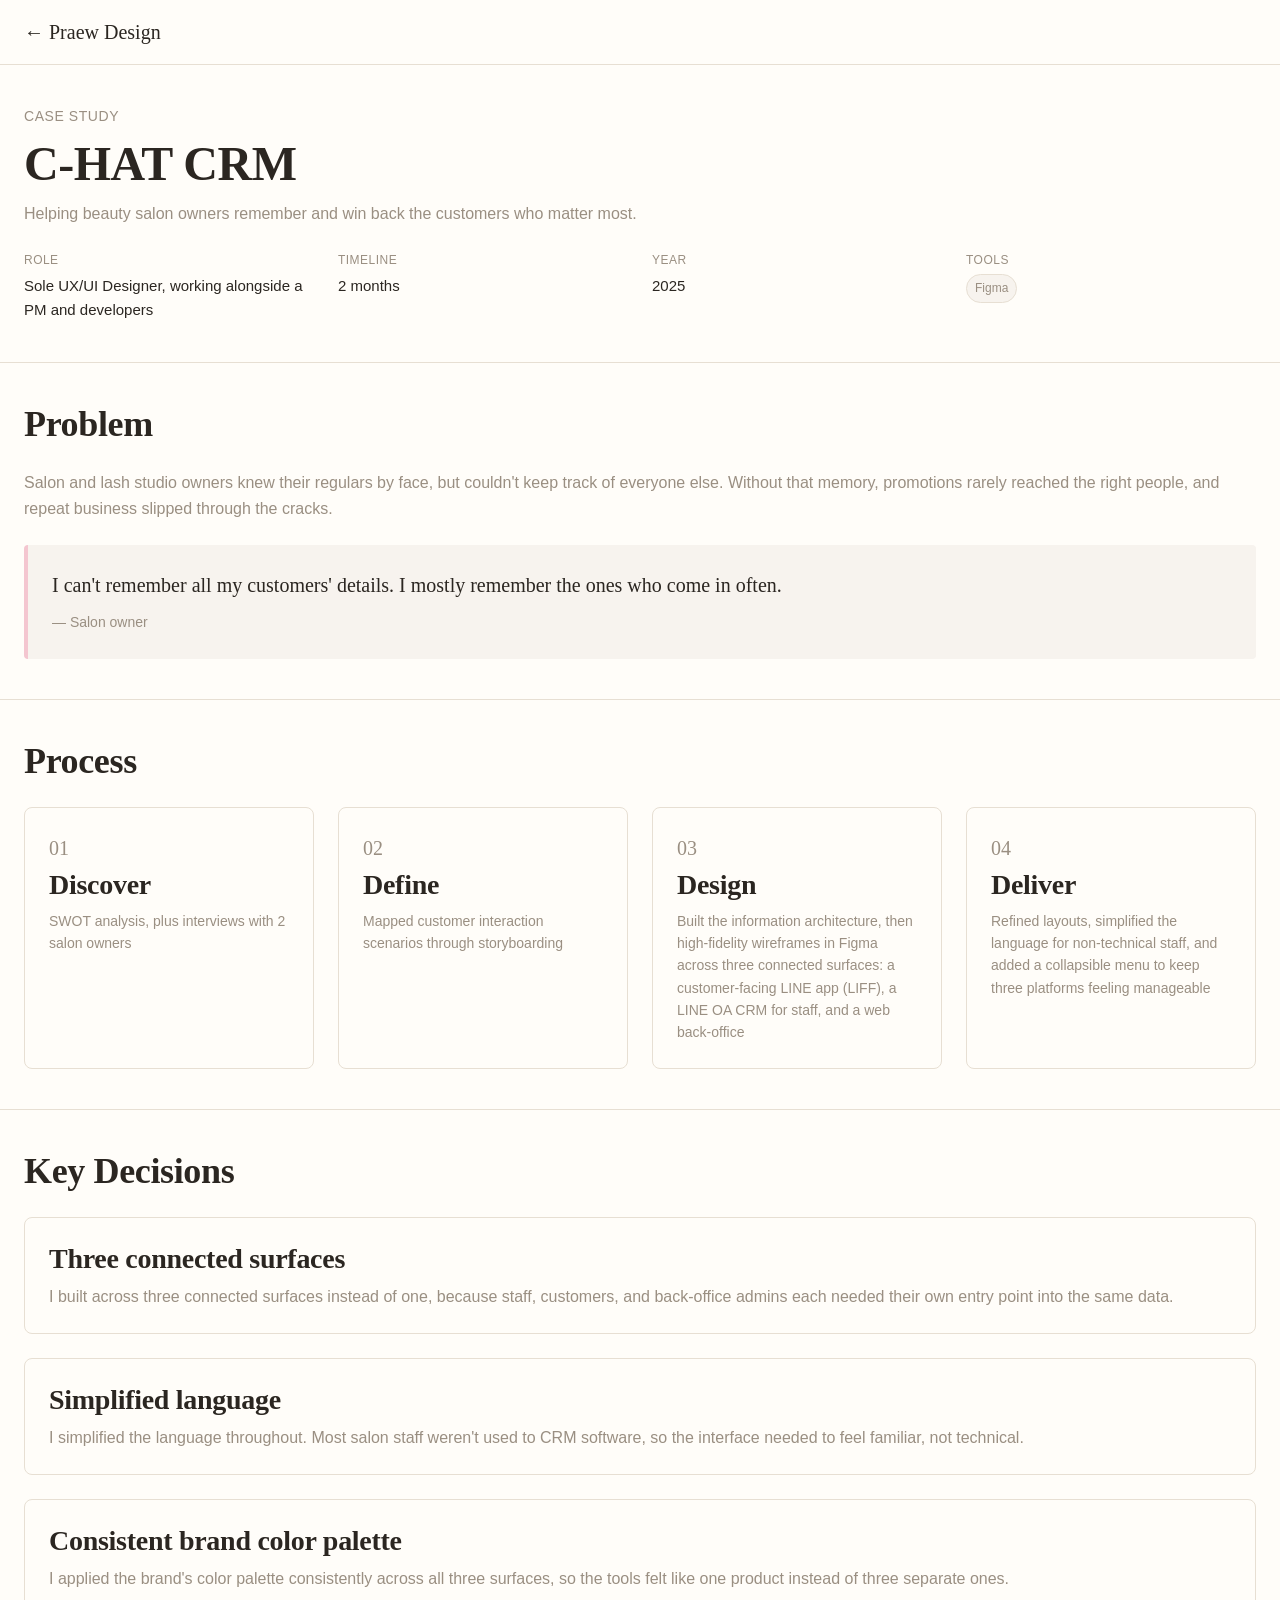
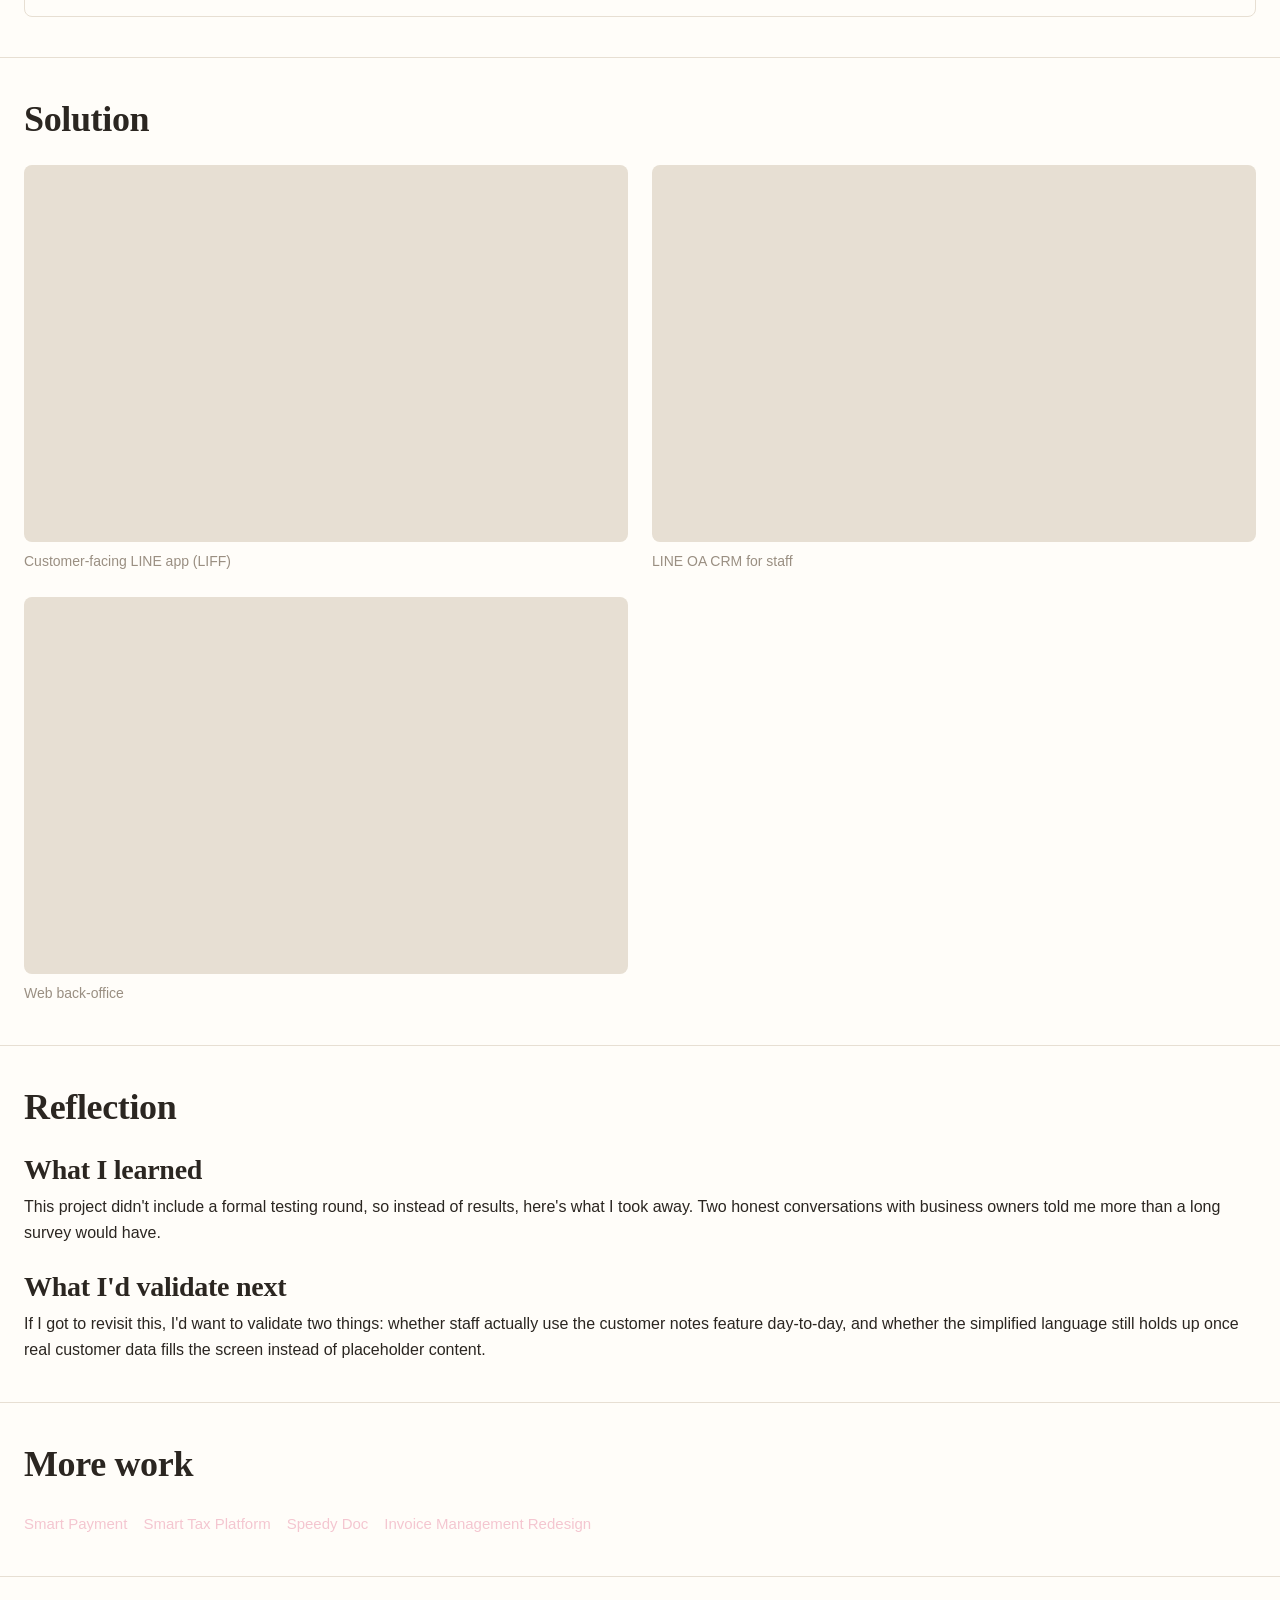
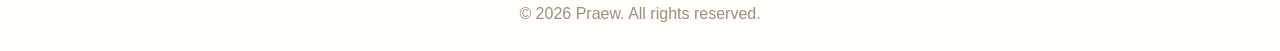
<file: praewdesign/work/c-hat-crm.html>
<!DOCTYPE html>
<html lang="th">
  <head>
    <meta charset="UTF-8" />
    <meta name="viewport" content="width=device-width, initial-scale=1.0" />
    <title>C-HAT CRM — Praew Design</title>
    <link rel="stylesheet" href="../assets/css/tokens.css" />
    <link rel="stylesheet" href="../assets/css/reset.css" />
    <link rel="stylesheet" href="../assets/css/style.css" />
  </head>
  <body>
    <nav class="navbar">
      <a href="../index.html" class="navbar__brand">&larr; Praew Design</a>
    </nav>

    <main>
      <!-- Header -->
      <header class="case-header">
        <p class="case-header__eyebrow">Case Study</p>
        <h1 class="case-header__title">C-HAT CRM</h1>
        <p class="case-header__tagline">
          Helping beauty salon owners remember and win back the customers
          who matter most.
        </p>
        <dl class="case-header__meta">
          <div class="case-header__meta-item">
            <dt>Role</dt>
            <dd>Sole UX/UI Designer, working alongside a PM and developers</dd>
          </div>
          <div class="case-header__meta-item">
            <dt>Timeline</dt>
            <dd>2 months</dd>
          </div>
          <div class="case-header__meta-item">
            <dt>Year</dt>
            <dd>2025</dd>
          </div>
          <div class="case-header__meta-item">
            <dt>Tools</dt>
            <dd>
              <ul class="tag-list">
                <li class="tag">Figma</li>
              </ul>
            </dd>
          </div>
        </dl>
      </header>

      <!-- Problem -->
      <section class="case-section" id="problem">
        <h2 class="case-section__heading">Problem</h2>
        <p class="case-section__intro">
          Salon and lash studio owners knew their regulars by face, but
          couldn't keep track of everyone else. Without that memory,
          promotions rarely reached the right people, and repeat business
          slipped through the cracks.
        </p>
        <blockquote class="quote-block">
          <p class="quote-block__text">
            I can't remember all my customers' details. I mostly remember
            the ones who come in often.
          </p>
          <cite class="quote-block__cite">— Salon owner</cite>
        </blockquote>
      </section>

      <!-- Process: Discover / Define / Design / Deliver -->
      <section class="case-section" id="process">
        <h2 class="case-section__heading">Process</h2>
        <ol class="pipeline">
          <li class="pipeline__step">
            <p class="pipeline__step-number">01</p>
            <h3 class="pipeline__step-title">Discover</h3>
            <p class="pipeline__step-deliverable">
              SWOT analysis, plus interviews with 2 salon owners
            </p>
          </li>
          <li class="pipeline__step">
            <p class="pipeline__step-number">02</p>
            <h3 class="pipeline__step-title">Define</h3>
            <p class="pipeline__step-deliverable">
              Mapped customer interaction scenarios through storyboarding
            </p>
          </li>
          <li class="pipeline__step">
            <p class="pipeline__step-number">03</p>
            <h3 class="pipeline__step-title">Design</h3>
            <p class="pipeline__step-deliverable">
              Built the information architecture, then high-fidelity
              wireframes in Figma across three connected surfaces: a
              customer-facing LINE app (LIFF), a LINE OA CRM for staff, and
              a web back-office
            </p>
          </li>
          <li class="pipeline__step">
            <p class="pipeline__step-number">04</p>
            <h3 class="pipeline__step-title">Deliver</h3>
            <p class="pipeline__step-deliverable">
              Refined layouts, simplified the language for non-technical
              staff, and added a collapsible menu to keep three platforms
              feeling manageable
            </p>
          </li>
        </ol>
      </section>

      <!-- Key Decisions -->
      <section class="case-section" id="key-decisions">
        <h2 class="case-section__heading">Key Decisions</h2>
        <div class="decision-list">
          <article class="decision">
            <h3 class="decision__title">Three connected surfaces</h3>
            <p class="decision__rationale">
              I built across three connected surfaces instead of one,
              because staff, customers, and back-office admins each needed
              their own entry point into the same data.
            </p>
          </article>
          <article class="decision">
            <h3 class="decision__title">Simplified language</h3>
            <p class="decision__rationale">
              I simplified the language throughout. Most salon staff
              weren't used to CRM software, so the interface needed to feel
              familiar, not technical.
            </p>
          </article>
          <article class="decision">
            <h3 class="decision__title">Consistent brand color palette</h3>
            <p class="decision__rationale">
              I applied the brand's color palette consistently across all
              three surfaces, so the tools felt like one product instead of
              three separate ones.
            </p>
          </article>
        </div>
      </section>

      <!-- Solution -->
      <section class="case-section" id="solution">
        <h2 class="case-section__heading">Solution</h2>
        <div class="image-grid">
          <figure class="image-grid__item">
            <div class="image-grid__media" aria-hidden="true"></div>
            <figcaption class="image-grid__caption">
              Customer-facing LINE app (LIFF)
            </figcaption>
          </figure>
          <figure class="image-grid__item">
            <div class="image-grid__media" aria-hidden="true"></div>
            <figcaption class="image-grid__caption">
              LINE OA CRM for staff
            </figcaption>
          </figure>
          <figure class="image-grid__item">
            <div class="image-grid__media" aria-hidden="true"></div>
            <figcaption class="image-grid__caption">Web back-office</figcaption>
          </figure>
        </div>
      </section>

      <!-- Reflection -->
      <section class="case-section" id="reflection">
        <h2 class="case-section__heading">Reflection</h2>
        <div class="reflection-block">
          <h3 class="reflection-block__title">What I learned</h3>
          <p>
            This project didn't include a formal testing round, so instead
            of results, here's what I took away. Two honest conversations
            with business owners told me more than a long survey would
            have.
          </p>
        </div>
        <div class="reflection-block">
          <h3 class="reflection-block__title">What I'd validate next</h3>
          <p>
            If I got to revisit this, I'd want to validate two things:
            whether staff actually use the customer notes feature
            day-to-day, and whether the simplified language still holds up
            once real customer data fills the screen instead of placeholder
            content.
          </p>
        </div>
      </section>
    </main>

    <!-- Related work -->
    <footer class="related-work">
      <h2 class="related-work__heading">More work</h2>
      <ul class="related-work__list">
        <li>
          <a class="related-work__link" href="smart-payment.html"
            >Smart Payment</a
          >
        </li>
        <li>
          <a class="related-work__link" href="smart-tax.html"
            >Smart Tax Platform</a
          >
        </li>
        <li>
          <a class="related-work__link" href="speedy-doc.html">Speedy Doc</a>
        </li>
        <li>
          <a class="related-work__link" href="invoice-redesign.html"
            >Invoice Management Redesign</a
          >
        </li>
      </ul>
    </footer>

    <footer class="site-footer">
      <p>&copy; 2026 Praew. All rights reserved.</p>
    </footer>
  </body>
</html>
</file>
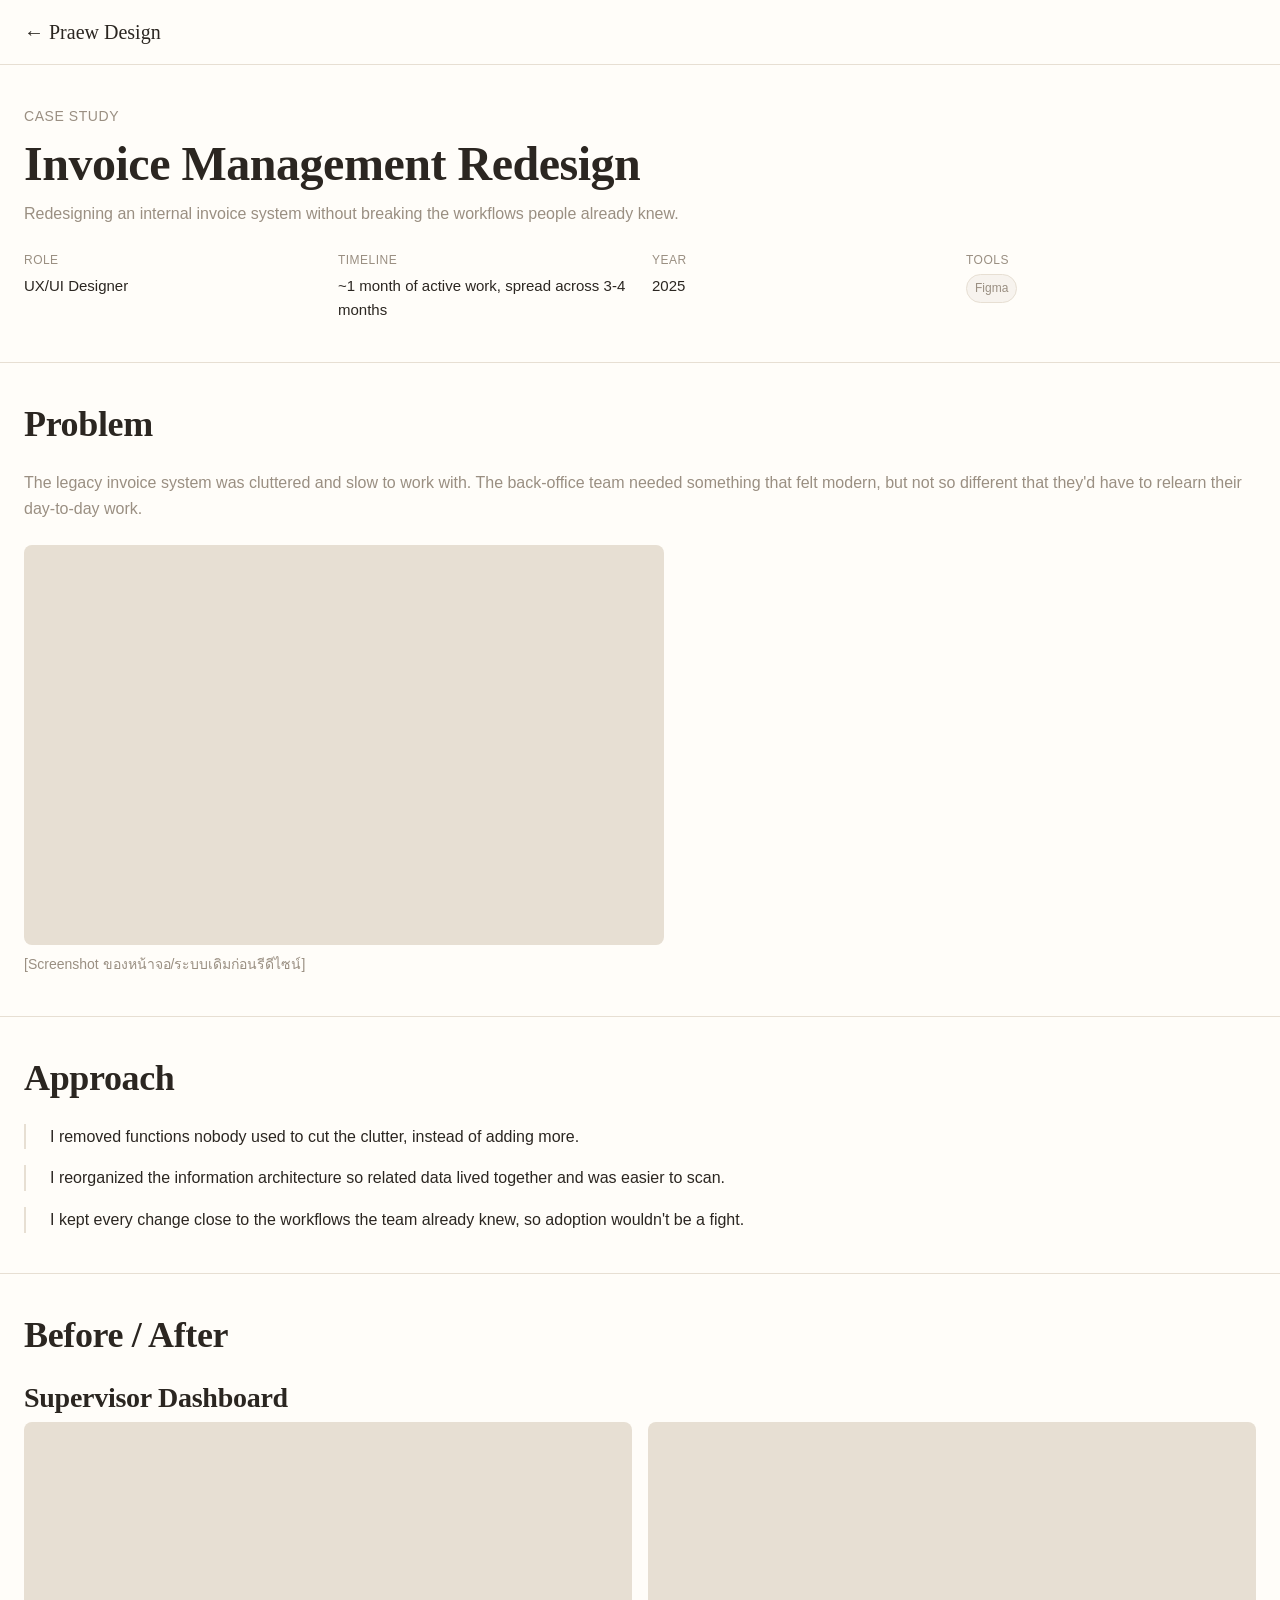
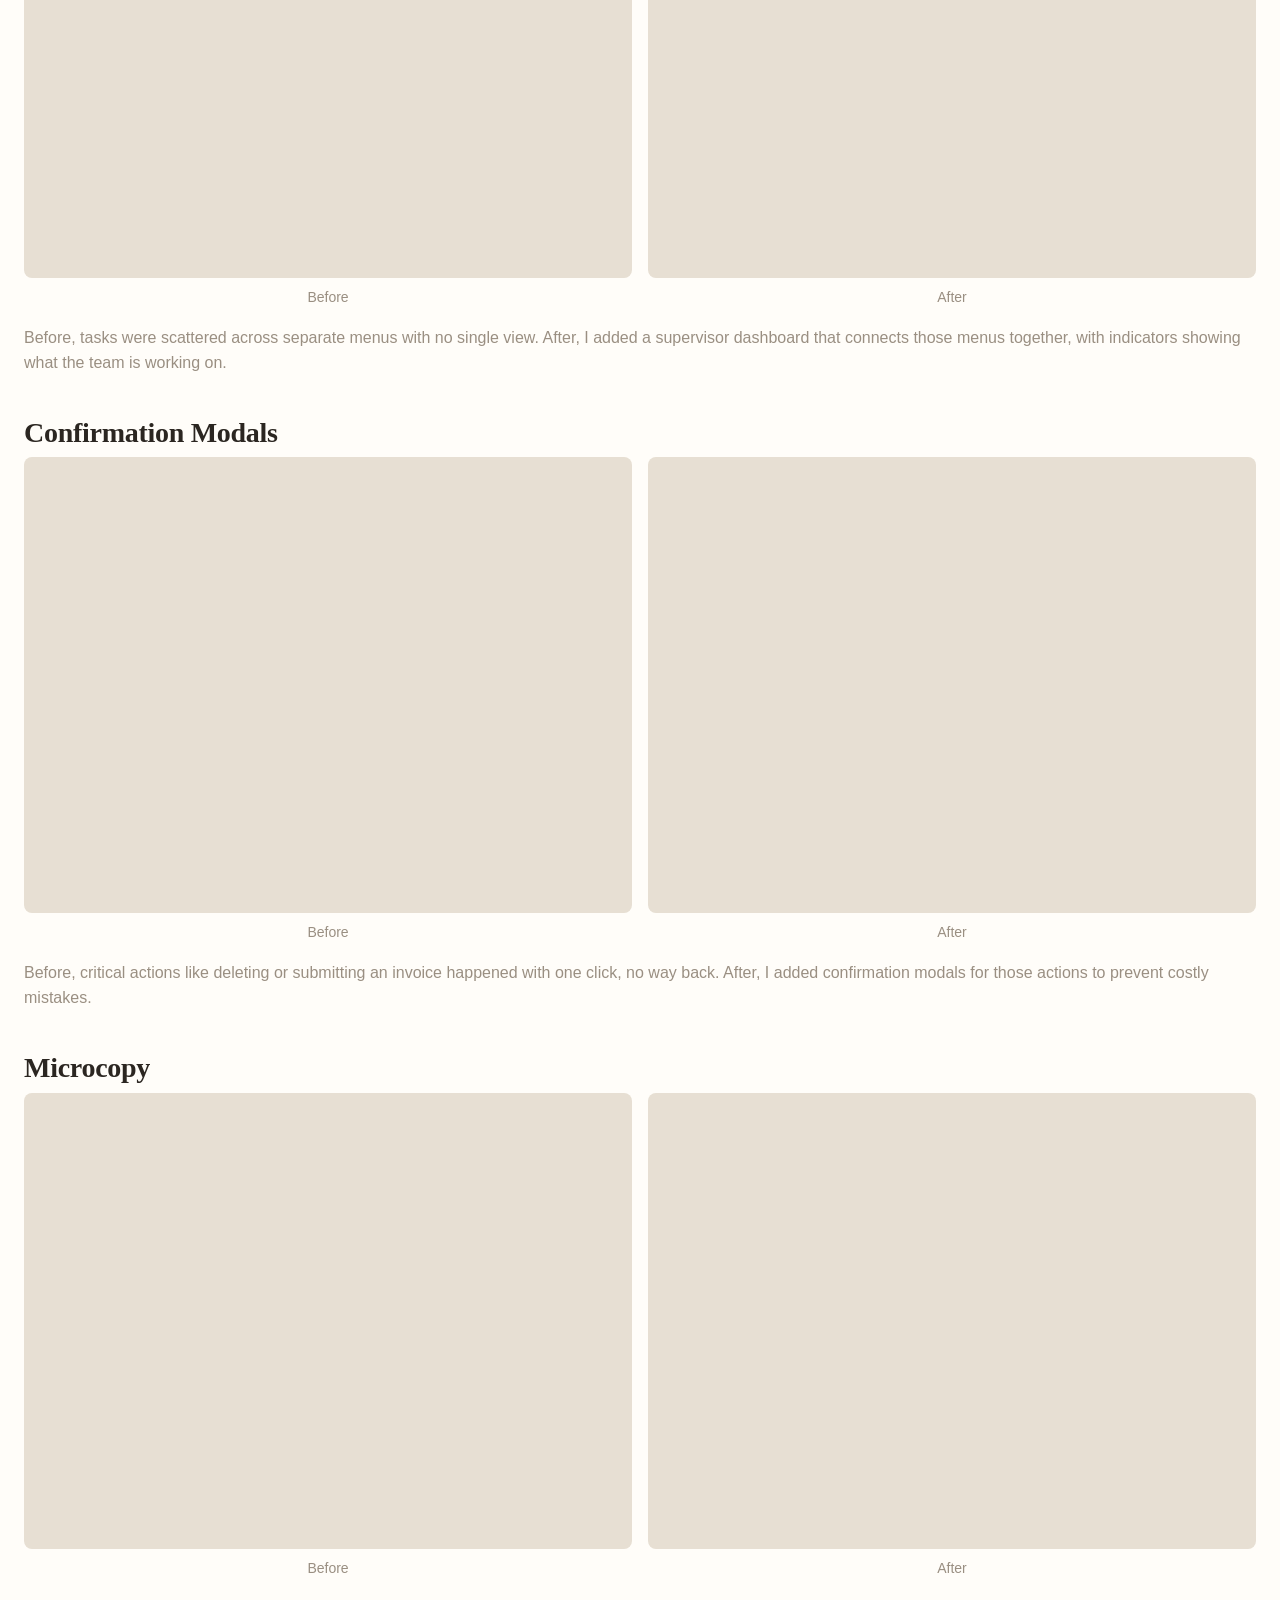
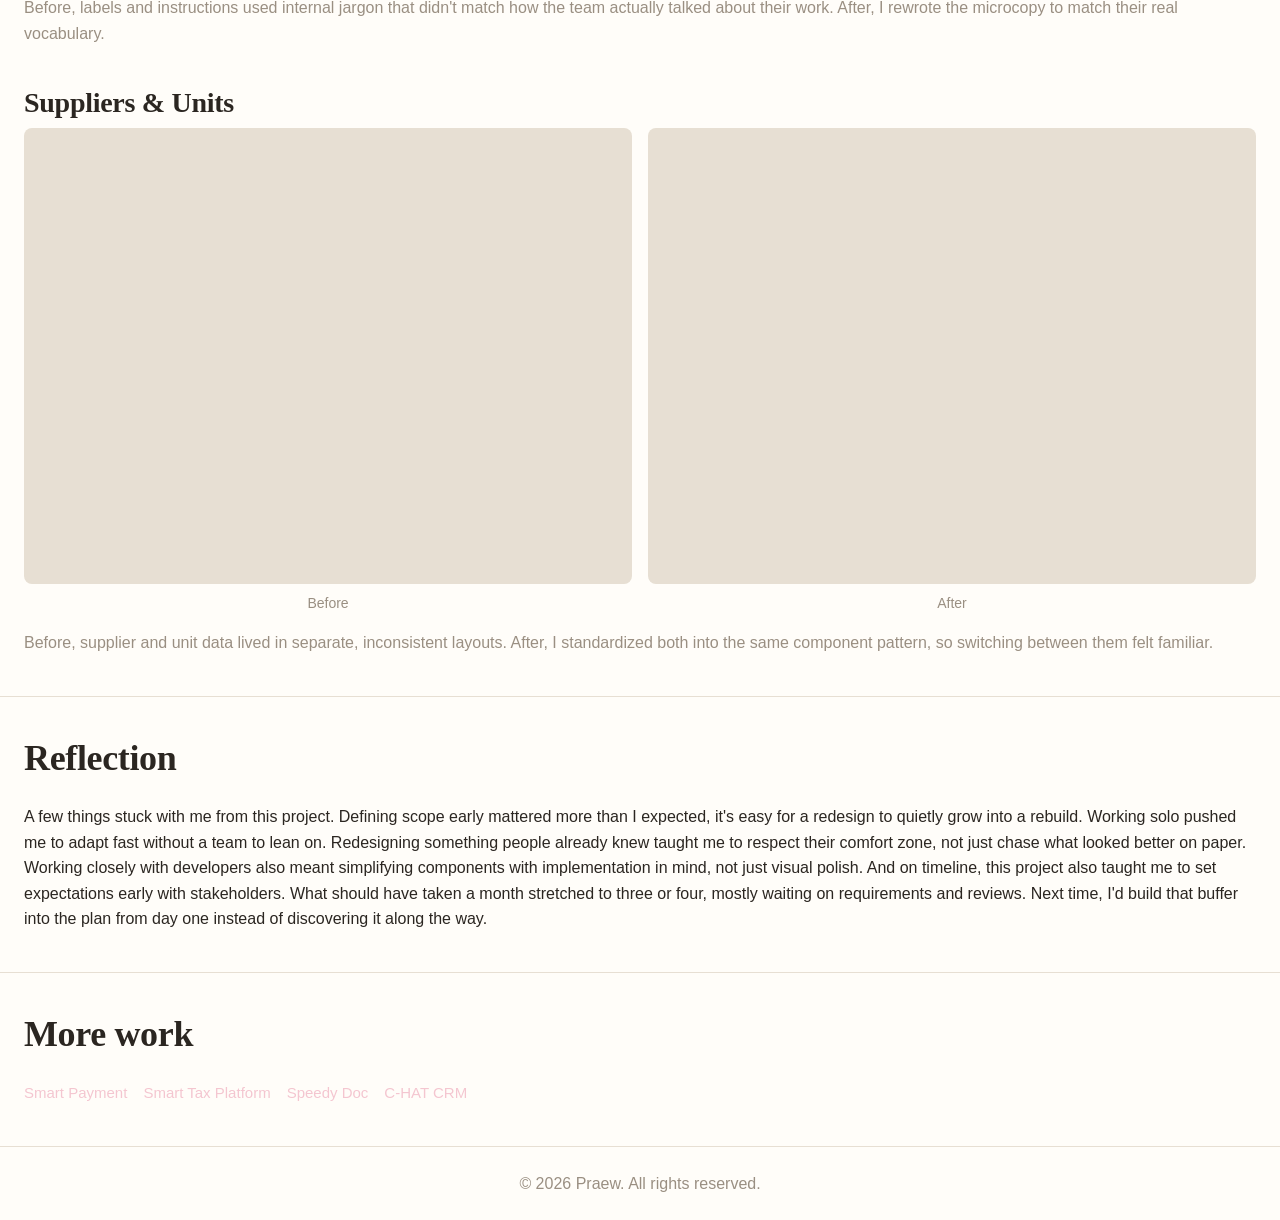
<file: praewdesign/work/invoice-redesign.html>
<!DOCTYPE html>
<html lang="th">
  <head>
    <meta charset="UTF-8" />
    <meta name="viewport" content="width=device-width, initial-scale=1.0" />
    <title>Invoice Management Redesign — Praew Design</title>
    <link rel="stylesheet" href="../assets/css/tokens.css" />
    <link rel="stylesheet" href="../assets/css/reset.css" />
    <link rel="stylesheet" href="../assets/css/style.css" />
  </head>
  <body>
    <nav class="navbar">
      <a href="../index.html" class="navbar__brand">&larr; Praew Design</a>
    </nav>

    <main>
      <!-- Header -->
      <header class="case-header">
        <p class="case-header__eyebrow">Case Study</p>
        <h1 class="case-header__title">Invoice Management Redesign</h1>
        <p class="case-header__tagline">
          Redesigning an internal invoice system without breaking the
          workflows people already knew.
        </p>
        <dl class="case-header__meta">
          <div class="case-header__meta-item">
            <dt>Role</dt>
            <dd>UX/UI Designer</dd>
          </div>
          <div class="case-header__meta-item">
            <dt>Timeline</dt>
            <dd>~1 month of active work, spread across 3-4 months</dd>
          </div>
          <div class="case-header__meta-item">
            <dt>Year</dt>
            <dd>2025</dd>
          </div>
          <div class="case-header__meta-item">
            <dt>Tools</dt>
            <dd>
              <ul class="tag-list">
                <li class="tag">Figma</li>
              </ul>
            </dd>
          </div>
        </dl>
      </header>

      <!-- Problem -->
      <section class="case-section" id="problem">
        <h2 class="case-section__heading">Problem</h2>
        <p class="case-section__intro">
          The legacy invoice system was cluttered and slow to work with. The
          back-office team needed something that felt modern, but not so
          different that they'd have to relearn their day-to-day work.
        </p>
        <figure class="legacy-screenshot">
          <div class="image-grid__media" aria-hidden="true"></div>
          <figcaption class="image-grid__caption">
            [Screenshot ของหน้าจอ/ระบบเดิมก่อนรีดีไซน์]
          </figcaption>
        </figure>
      </section>

      <!-- Approach -->
      <section class="case-section" id="approach">
        <h2 class="case-section__heading">Approach</h2>
        <ul class="principle-list">
          <li class="principle-list__item">
            I removed functions nobody used to cut the clutter, instead of
            adding more.
          </li>
          <li class="principle-list__item">
            I reorganized the information architecture so related data lived
            together and was easier to scan.
          </li>
          <li class="principle-list__item">
            I kept every change close to the workflows the team already
            knew, so adoption wouldn't be a fight.
          </li>
        </ul>
      </section>

      <!-- Before / After -->
      <section class="case-section" id="before-after">
        <h2 class="case-section__heading">Before / After</h2>
        <div class="before-after-list">
          <div class="before-after">
            <h3 class="before-after__title">Supervisor Dashboard</h3>
            <div class="before-after__images">
              <figure class="before-after__panel">
                <div class="before-after__media" aria-hidden="true"></div>
                <figcaption class="before-after__caption">Before</figcaption>
              </figure>
              <figure class="before-after__panel">
                <div class="before-after__media" aria-hidden="true"></div>
                <figcaption class="before-after__caption">After</figcaption>
              </figure>
            </div>
            <p class="before-after__note">
              Before, tasks were scattered across separate menus with no
              single view. After, I added a supervisor dashboard that
              connects those menus together, with indicators showing what
              the team is working on.
            </p>
          </div>
          <div class="before-after">
            <h3 class="before-after__title">Confirmation Modals</h3>
            <div class="before-after__images">
              <figure class="before-after__panel">
                <div class="before-after__media" aria-hidden="true"></div>
                <figcaption class="before-after__caption">Before</figcaption>
              </figure>
              <figure class="before-after__panel">
                <div class="before-after__media" aria-hidden="true"></div>
                <figcaption class="before-after__caption">After</figcaption>
              </figure>
            </div>
            <p class="before-after__note">
              Before, critical actions like deleting or submitting an
              invoice happened with one click, no way back. After, I added
              confirmation modals for those actions to prevent costly
              mistakes.
            </p>
          </div>
          <div class="before-after">
            <h3 class="before-after__title">Microcopy</h3>
            <div class="before-after__images">
              <figure class="before-after__panel">
                <div class="before-after__media" aria-hidden="true"></div>
                <figcaption class="before-after__caption">Before</figcaption>
              </figure>
              <figure class="before-after__panel">
                <div class="before-after__media" aria-hidden="true"></div>
                <figcaption class="before-after__caption">After</figcaption>
              </figure>
            </div>
            <p class="before-after__note">
              Before, labels and instructions used internal jargon that
              didn't match how the team actually talked about their work.
              After, I rewrote the microcopy to match their real vocabulary.
            </p>
          </div>
          <div class="before-after">
            <h3 class="before-after__title">Suppliers &amp; Units</h3>
            <div class="before-after__images">
              <figure class="before-after__panel">
                <div class="before-after__media" aria-hidden="true"></div>
                <figcaption class="before-after__caption">Before</figcaption>
              </figure>
              <figure class="before-after__panel">
                <div class="before-after__media" aria-hidden="true"></div>
                <figcaption class="before-after__caption">After</figcaption>
              </figure>
            </div>
            <p class="before-after__note">
              Before, supplier and unit data lived in separate, inconsistent
              layouts. After, I standardized both into the same component
              pattern, so switching between them felt familiar.
            </p>
          </div>
        </div>
      </section>

      <!-- Reflection -->
      <section class="case-section" id="reflection">
        <h2 class="case-section__heading">Reflection</h2>
        <p>
          A few things stuck with me from this project. Defining scope early
          mattered more than I expected, it's easy for a redesign to quietly
          grow into a rebuild. Working solo pushed me to adapt fast without
          a team to lean on. Redesigning something people already knew
          taught me to respect their comfort zone, not just chase what
          looked better on paper. Working closely with developers also
          meant simplifying components with implementation in mind, not
          just visual polish. And on timeline, this project also taught me
          to set expectations early with stakeholders. What should have
          taken a month stretched to three or four, mostly waiting on
          requirements and reviews. Next time, I'd build that buffer into
          the plan from day one instead of discovering it along the way.
        </p>
      </section>
    </main>

    <!-- Related work -->
    <footer class="related-work">
      <h2 class="related-work__heading">More work</h2>
      <ul class="related-work__list">
        <li>
          <a class="related-work__link" href="smart-payment.html"
            >Smart Payment</a
          >
        </li>
        <li>
          <a class="related-work__link" href="smart-tax.html"
            >Smart Tax Platform</a
          >
        </li>
        <li>
          <a class="related-work__link" href="speedy-doc.html">Speedy Doc</a>
        </li>
        <li>
          <a class="related-work__link" href="c-hat-crm.html">C-HAT CRM</a>
        </li>
      </ul>
    </footer>

    <footer class="site-footer">
      <p>&copy; 2026 Praew. All rights reserved.</p>
    </footer>
  </body>
</html>
</file>
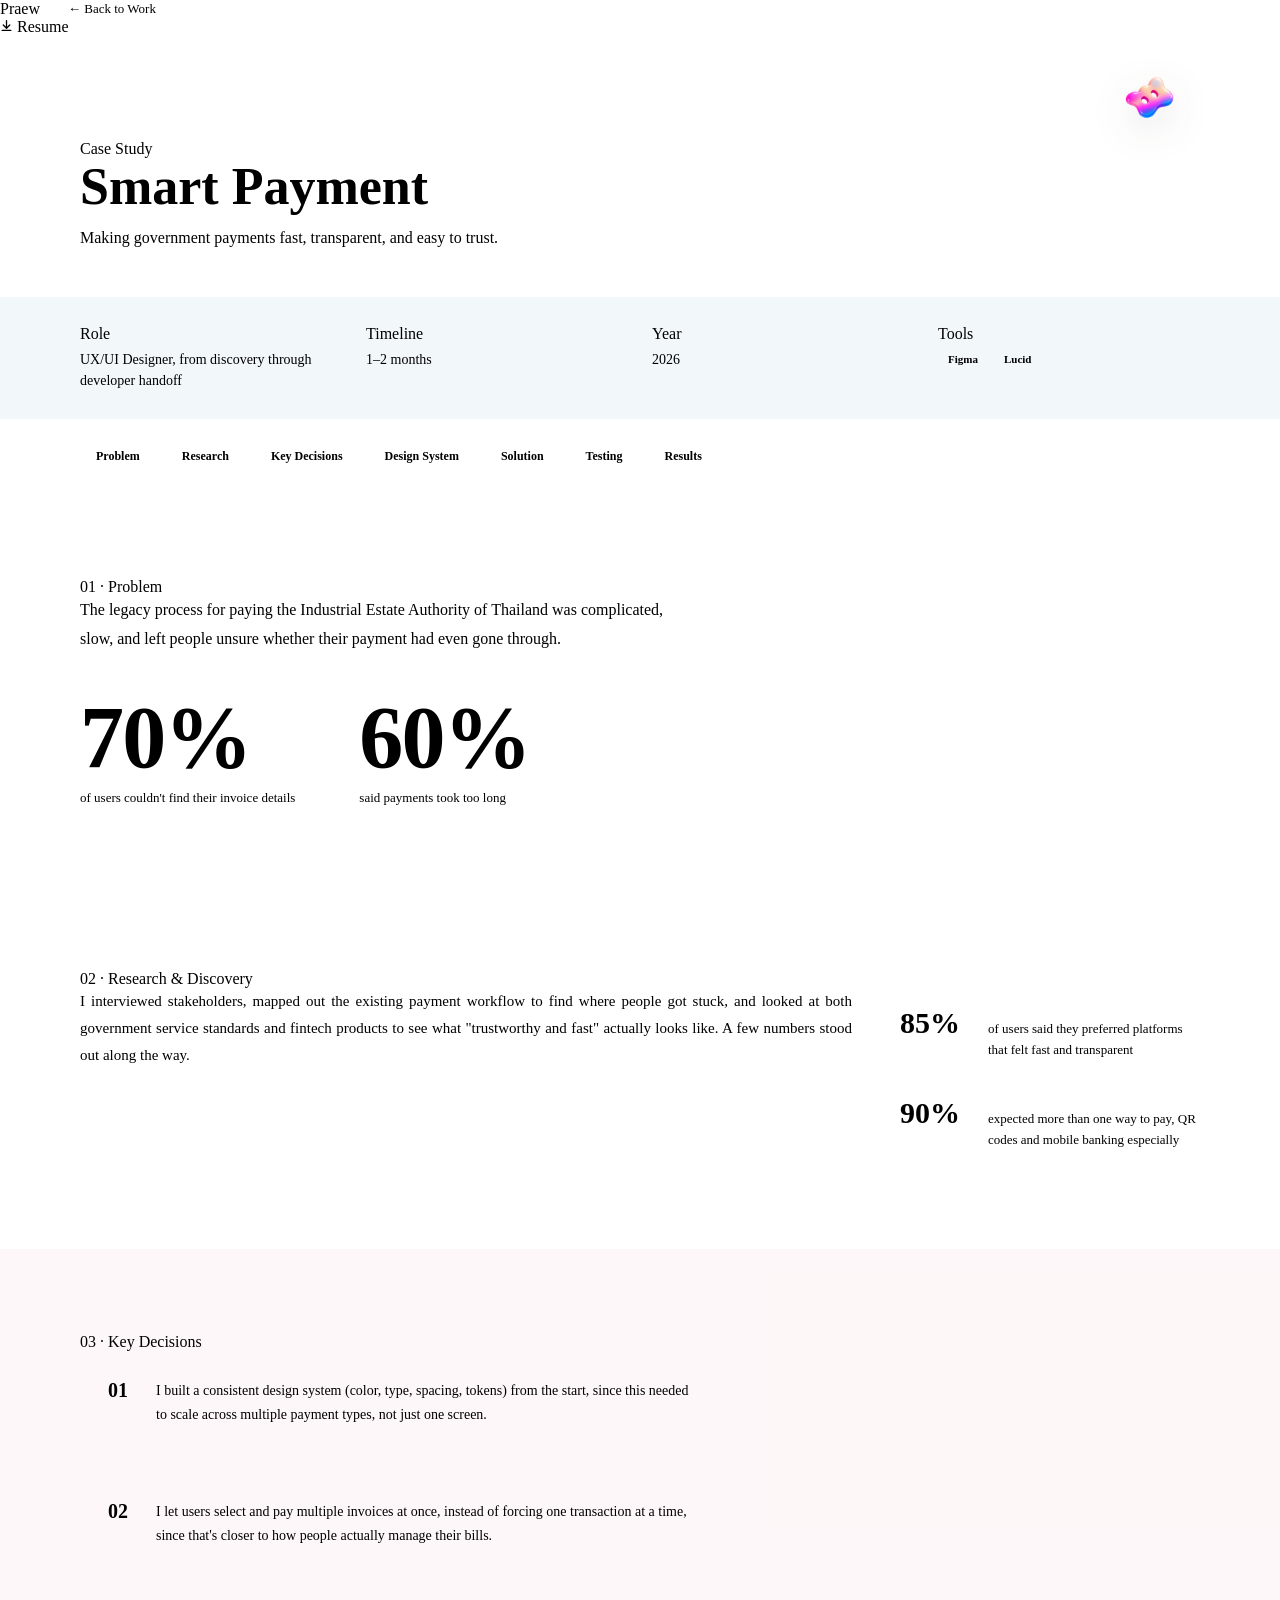
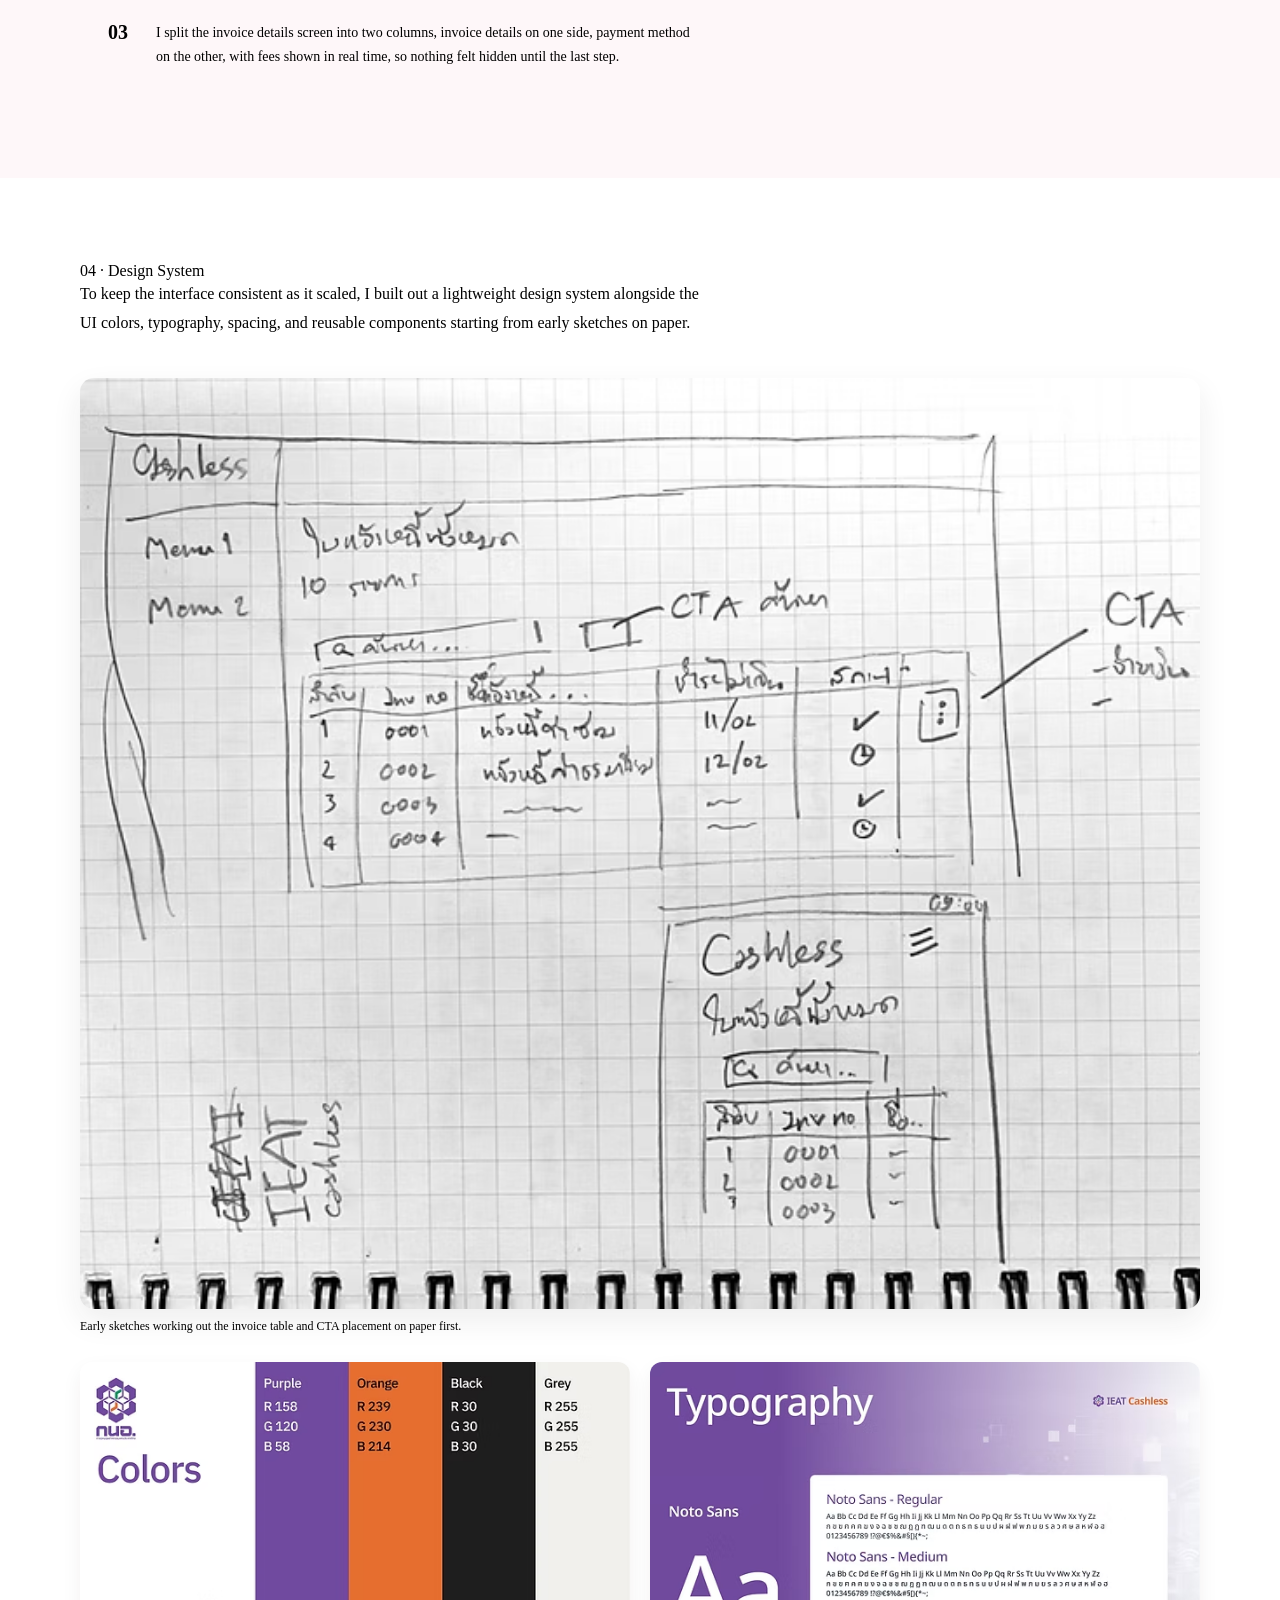
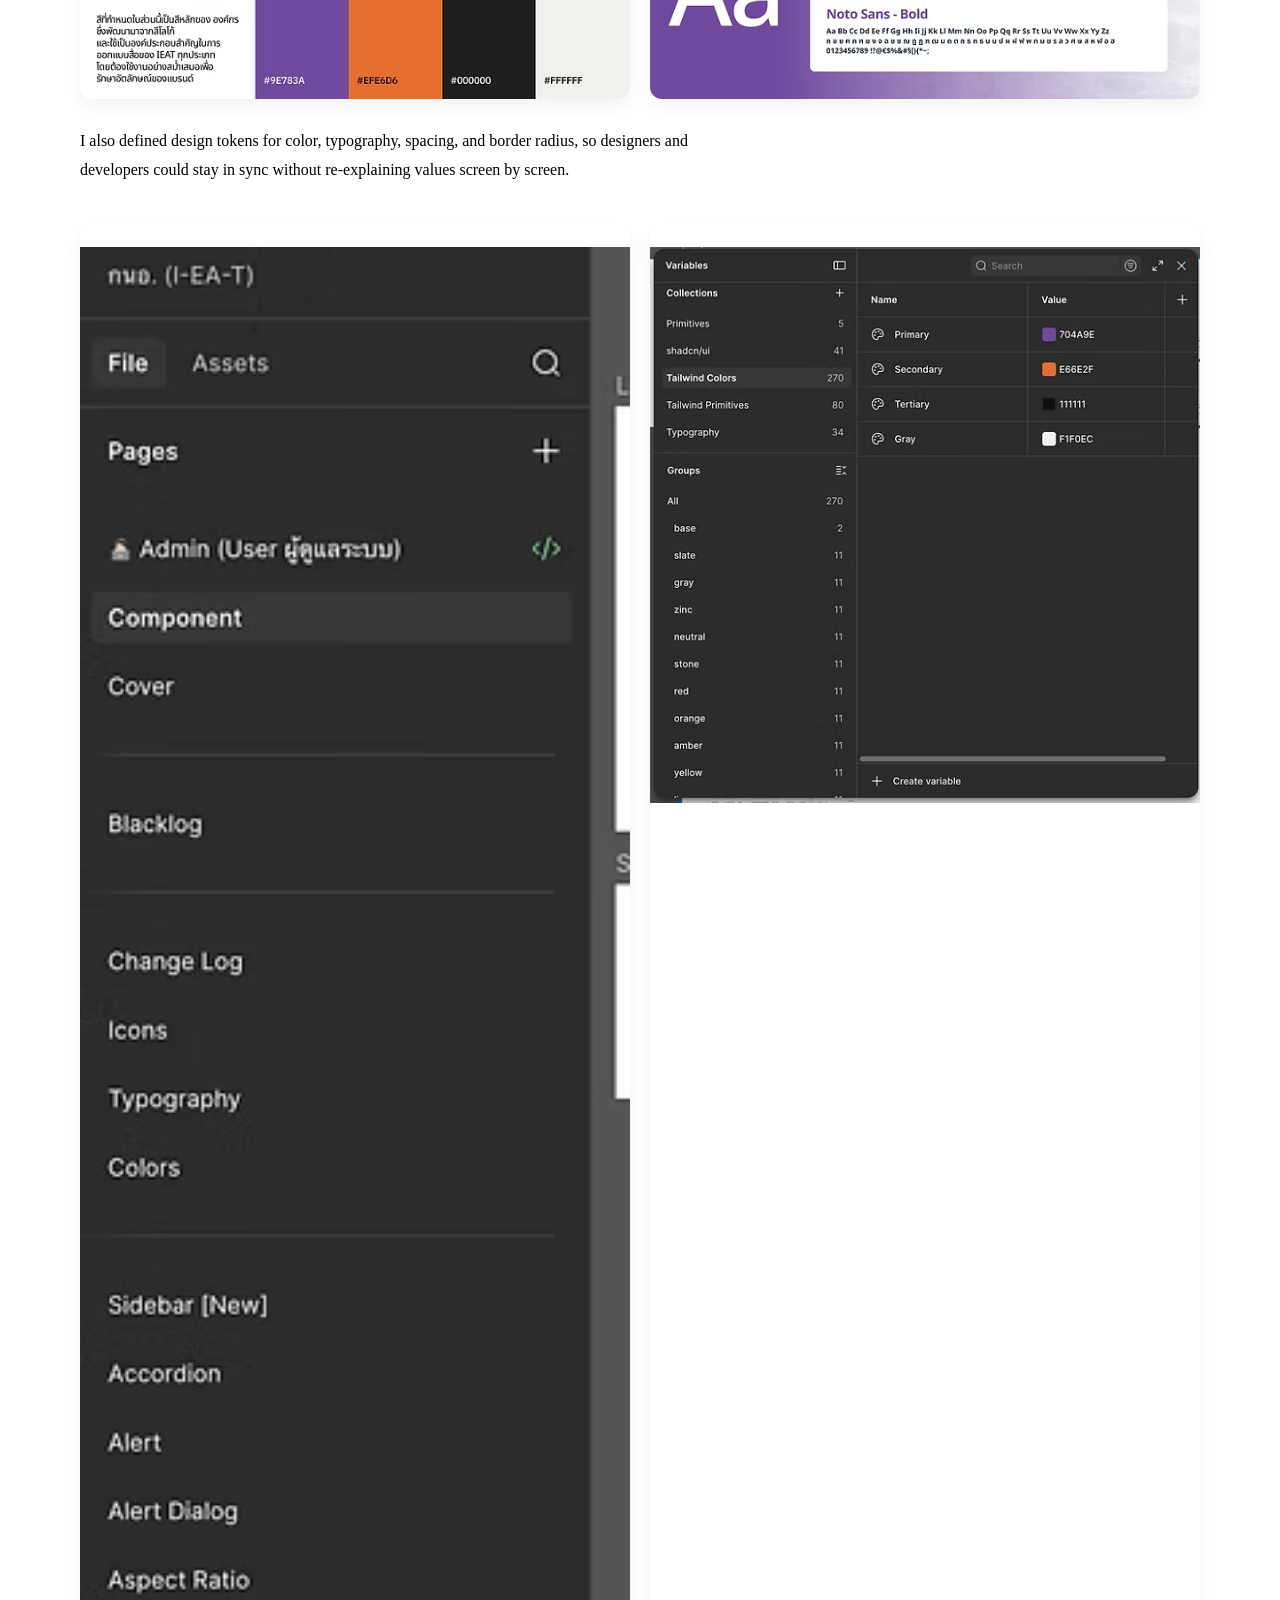
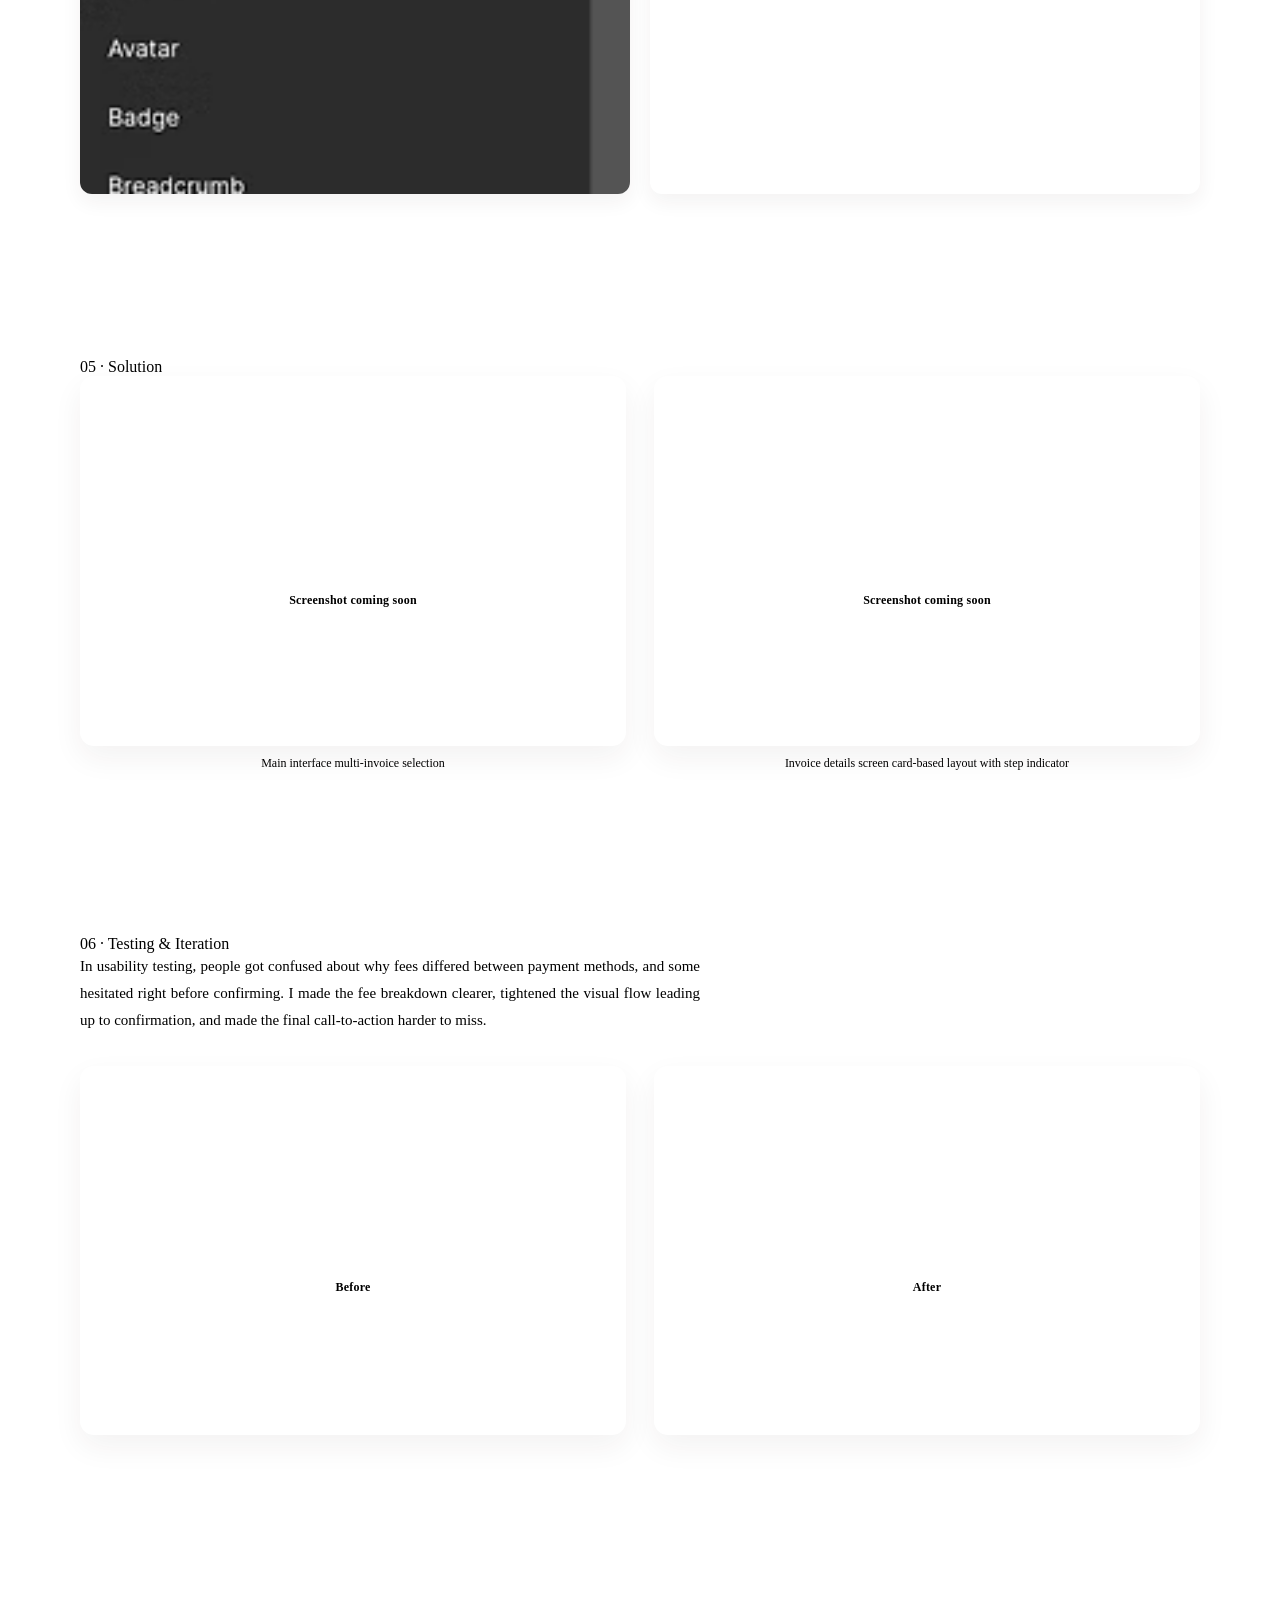
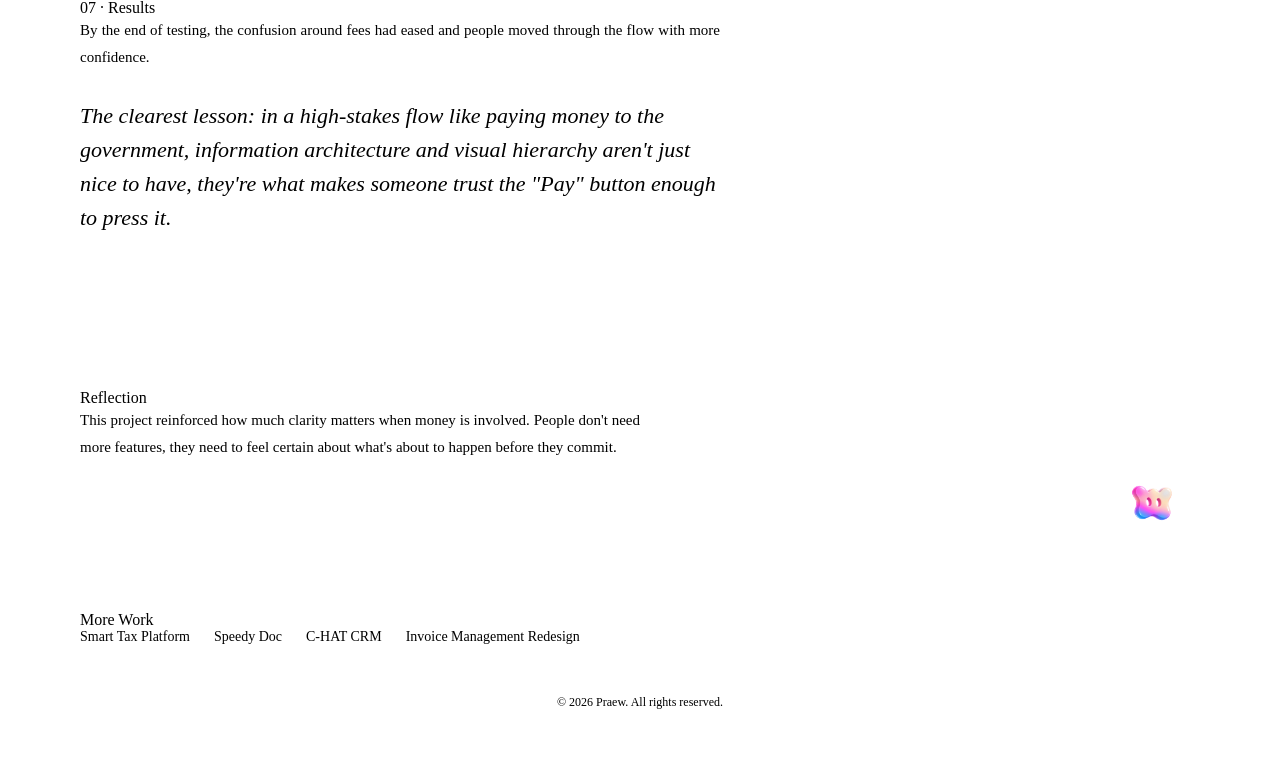
<file: praewdesign/work/smart-payment.html>
<!doctype html>
<html lang="en">
<head>
<meta charset="UTF-8">
<meta name="viewport" content="width=device-width, initial-scale=1.0">
<title>Smart Payment — Praew</title>
<link rel="stylesheet" href="https://fonts.googleapis.com/css2?family=Fraunces:opsz,wght@9..144,400;9..144,600&family=Inter:wght@400;500;600;700&display=swap">
<link rel="stylesheet" href="../assets/css/styles.css">
<link rel="stylesheet" href="../assets/css/case-study.css">
</head>
<body>

<div class="page">

  <!-- NAV -->
  <div class="nav">
    <div style="display: flex; align-items: center; gap: 28px;">
      <div class="logo">Praew</div>
      <a href="../index.html" class="back-link">&larr; Back to Work</a>
    </div>
    <a href="../assets/ResumepraewUXUI.pdf" class="resume-btn">
      <svg width="13" height="13" viewBox="0 0 24 24" fill="none" stroke="currentColor" stroke-width="2.4" stroke-linecap="round" stroke-linejoin="round"><path d="M12 3v13"></path><path d="M6 11l6 6 6-6"></path><path d="M4 21h16"></path></svg>
      Resume
    </a>
  </div>

  <!-- HEADER -->
  <div class="cs-header">
    <img src="../assets/images/mascot-01.png" class="mascot floaty cs-header-mascot" alt="">
    <div class="split-row">
      <div class="eyebrow accent cs-header-eyebrow">Case Study</div>
      <div>
        <h1 class="cs-title">Smart Payment</h1>
        <p class="cs-tagline">Making government payments fast, transparent, and easy to trust.</p>
      </div>
    </div>
  </div>

  <!-- METADATA BAND -->
  <div class="cs-meta-band">
    <div class="split-row">
      <div></div>
      <div class="cs-meta-grid">
        <div>
          <div class="eyebrow">Role</div>
          <div class="cs-meta-value">UX/UI Designer, from discovery through developer handoff</div>
        </div>
        <div>
          <div class="eyebrow">Timeline</div>
          <div class="cs-meta-value">1&ndash;2 months</div>
        </div>
        <div>
          <div class="eyebrow">Year</div>
          <div class="cs-meta-value">2026</div>
        </div>
        <div>
          <div class="eyebrow">Tools</div>
          <div class="cs-meta-tools">
            <span class="cs-tool-pill">Figma</span>
            <span class="cs-tool-pill">Lucid</span>
          </div>
        </div>
      </div>
    </div>
  </div>

  <!-- PILL NAV -->
  <div class="cs-pillnav-row">
    <div class="split-row">
      <div></div>
      <div class="pill-nav">
        <a href="#problem">Problem</a>
        <a href="#research">Research</a>
        <a href="#decisions">Key Decisions</a>
        <a href="#design-system">Design System</a>
        <a href="#solution">Solution</a>
        <a href="#testing">Testing</a>
        <a href="#results">Results</a>
</div>
    </div>
  </div>

  <!-- PROBLEM -->
  <div id="problem" class="cs-section">
    <div class="split-row">
      <div class="eyebrow cs-section-label">01 &middot; Problem</div>
      <div>
        <p class="cs-body">
          The legacy process for paying the Industrial Estate Authority of Thailand was complicated, slow, and left people unsure whether their payment had even gone through.
        </p>
        <div class="cs-stat-row">
          <div class="stat-big">
            <div class="num">70%</div>
            <div class="cap">of users couldn't find their invoice details</div>
          </div>
          <div class="stat-big">
            <div class="num">60%</div>
            <div class="cap">said payments took too long</div>
          </div>
        </div>
      </div>
    </div>
  </div>

  <!-- RESEARCH & DISCOVERY -->
  <div id="research" class="cs-section cs-section-alt">
    <div class="split-row">
      <div class="eyebrow cs-section-label">02 &middot; Research &amp; Discovery</div>
      <div class="cs-research-grid">
        <p class="cs-body-muted">
          I interviewed stakeholders, mapped out the existing payment workflow to find where people got stuck, and looked at both government service standards and fintech products to see what "trustworthy and fast" actually looks like. A few numbers stood out along the way.
        </p>
        <div>
          <div class="stat-chip">
            <div class="num">85%</div>
            <div class="cap">of users said they preferred platforms that felt fast and transparent</div>
          </div>
          <div class="stat-chip">
            <div class="num">90%</div>
            <div class="cap">expected more than one way to pay, QR codes and mobile banking especially</div>
          </div>
        </div>
      </div>
    </div>
  </div>

  <!-- KEY DECISIONS -->
  <div id="decisions" class="cs-section cs-section-tint">
    <div class="split-row">
      <div class="eyebrow cs-section-label">03 &middot; Key Decisions</div>
      <div class="cs-decision-list">
        <div class="decision-card">
          <div class="decision-num">01</div>
          <div class="decision-text">I built a consistent design system (color, type, spacing, tokens) from the start, since this needed to scale across multiple payment types, not just one screen.</div>
        </div>
        <div class="decision-card">
          <div class="decision-num">02</div>
          <div class="decision-text">I let users select and pay multiple invoices at once, instead of forcing one transaction at a time, since that's closer to how people actually manage their bills.</div>
        </div>
        <div class="decision-card">
          <div class="decision-num">03</div>
          <div class="decision-text">I split the invoice details screen into two columns, invoice details on one side, payment method on the other, with fees shown in real time, so nothing felt hidden until the last step.</div>
        </div>
      </div>
    </div>
  </div>

<!-- DESIGN SYSTEM -->
<div id="design-system" class="cs-section cs-section-alt">
  <div class="split-row">
    <div class="eyebrow cs-section-label">04 &middot; Design System</div>
    <div>
      <p class="cs-body">
        To keep the interface consistent as it scaled, I built out a lightweight design system alongside the UI colors, typography, spacing, and reusable components  starting from early sketches on paper.
      </p>

      <div class="cs-ds-photo">
        <img src="../assets/images/sketch.png" alt="Early hand-drawn wireframe sketches for the payment table and invoice list">
      </div>
      <p class="cs-ds-caption">Early sketches working out the invoice table and CTA placement on paper first.</p>

      <div class="cs-ds-grid" style="margin-top: 28px;">
        <div class="cs-ds-card">
          <img src="../assets/images/colors.png" alt="Color palette: purple, orange, black, grey">
        </div>
        <div class="cs-ds-card">
          <img src="../assets/images/typography.png" alt="Typography specimen: Noto Sans regular, medium, bold">
        </div>
      </div>

      <p class="cs-body" style="margin-top: 28px;">
        I also defined design tokens for color, typography, spacing, and border radius, so designers and developers could stay in sync without re-explaining values screen by screen.
      </p>

      <div class="cs-ds-grid">
        <div class="cs-ds-card">
          <div class="cs-ds-card-chrome"><span></span><span></span><span></span></div>
          <img src="../assets/images/devpanel1.png" alt="Figma file and component panel">
        </div>
        <div class="cs-ds-card">
          <div class="cs-ds-card-chrome"><span></span><span></span><span></span></div>
          <img src="../assets/images/devpanel2.png" alt="Figma design tokens / variables panel">
        </div>
      </div>
    </div>
  </div>
</div>

  <!-- SOLUTION -->
  <div id="solution" class="cs-section">
    <div class="split-row">
      <div class="eyebrow cs-section-label">05 &middot; Solution</div>
      <div class="cs-device-grid">
        <div>
          <div class="device-frame">
            <div class="device-chrome"><span></span><span></span><span></span></div>
            <div class="device-body">
              <svg width="40" height="40" viewBox="0 0 24 24" fill="none" stroke="var(--text-muted)" stroke-width="1.6"><rect x="3" y="4" width="18" height="14" rx="2"></rect><path d="M3 9h18"></path><path d="M7 14h4"></path></svg>
              <div class="device-label">Screenshot coming soon</div>
            </div>
          </div>
          <div class="device-caption">Main interface multi-invoice selection</div>
        </div>
        <div>
          <div class="device-frame">
            <div class="device-chrome"><span></span><span></span><span></span></div>
            <div class="device-body">
              <svg width="40" height="40" viewBox="0 0 24 24" fill="none" stroke="var(--text-muted)" stroke-width="1.6"><rect x="4" y="3" width="16" height="18" rx="2"></rect><path d="M8 8h8"></path><path d="M8 12h8"></path><path d="M8 16h5"></path></svg>
              <div class="device-label">Screenshot coming soon</div>
            </div>
          </div>
          <div class="device-caption">Invoice details screen card-based layout with step indicator</div>
        </div>
      </div>
    </div>
  </div>

  <!-- TESTING & ITERATION -->
  <div id="testing" class="cs-section cs-section-alt">
    <div class="split-row">
      <div class="eyebrow cs-section-label">06 &middot; Testing &amp; Iteration</div>
      <div>
        <p class="cs-body-muted cs-testing-copy">
          In usability testing, people got confused about why fees differed between payment methods, and some hesitated right before confirming. I made the fee breakdown clearer, tightened the visual flow leading up to confirmation, and made the final call-to-action harder to miss.
        </p>
        <div class="cs-device-grid">
          <div>
            <div class="device-frame">
              <div class="device-chrome"><span></span><span></span><span></span></div>
              <div class="device-body">
                <svg width="36" height="36" viewBox="0 0 24 24" fill="none" stroke="var(--text-muted)" stroke-width="1.6"><rect x="3" y="4" width="18" height="14" rx="2"></rect></svg>
                <div class="device-label">Before</div>
              </div>
            </div>
          </div>
          <div>
            <div class="device-frame">
              <div class="device-chrome"><span></span><span></span><span></span></div>
              <div class="device-body">
                <svg width="36" height="36" viewBox="0 0 24 24" fill="none" stroke="var(--accent-deep)" stroke-width="1.6"><rect x="3" y="4" width="18" height="14" rx="2"></rect><path d="M8 11l2.5 2.5L16 8"></path></svg>
                <div class="device-label" style="color: var(--accent-deep);">After</div>
              </div>
            </div>
          </div>
        </div>
      </div>
    </div>
  </div>

  <!-- RESULTS -->
  <div id="results" class="cs-section">
    <div class="split-row">
      <div class="eyebrow cs-section-label">07 &middot; Results</div>
      <div class="cs-results-copy">
        <p class="cs-body-muted">
          By the end of testing, the confusion around fees had eased and people moved through the flow with more confidence.
        </p>
        <div class="quote-band">
          The clearest lesson: in a high-stakes flow like paying money to the government, <span class="mark">information architecture and visual hierarchy aren't just nice to have</span>, they're what makes someone trust the "Pay" button enough to press it.
        </div>
      </div>
    </div>
  </div>

  <!-- REFLECTION -->
  <div class="cs-reflection">
    <img src="../assets/images/mascot-04.png" class="mascot cs-reflection-mascot" alt="">
    <div class="split-row">
      <div class="eyebrow cs-section-label">Reflection</div>
      <p class="cs-body-muted cs-reflection-copy">
        This project reinforced how much clarity matters when money is involved. People don't need more features, they need to feel certain about what's about to happen before they commit.
      </p>
    </div>
  </div>

  <!-- FOOTER / MORE WORK -->
  <div class="cs-footer">
    <div class="split-row">
      <div class="eyebrow">More Work</div>
      <div class="cs-more-work">
        <a href="smart-tax.html">Smart Tax Platform</a>
        <a href="speedy-doc.html">Speedy Doc</a>
        <a href="c-hat-crm.html">C-HAT CRM</a>
        <a href="invoice-redesign.html">Invoice Management Redesign</a>
      </div>
    </div>
    <div class="cs-copyright">&copy; 2026 Praew. All rights reserved.</div>
  </div>

</div>

<script src="../assets/js/script.js"></script>
</body>
</html>
</file>
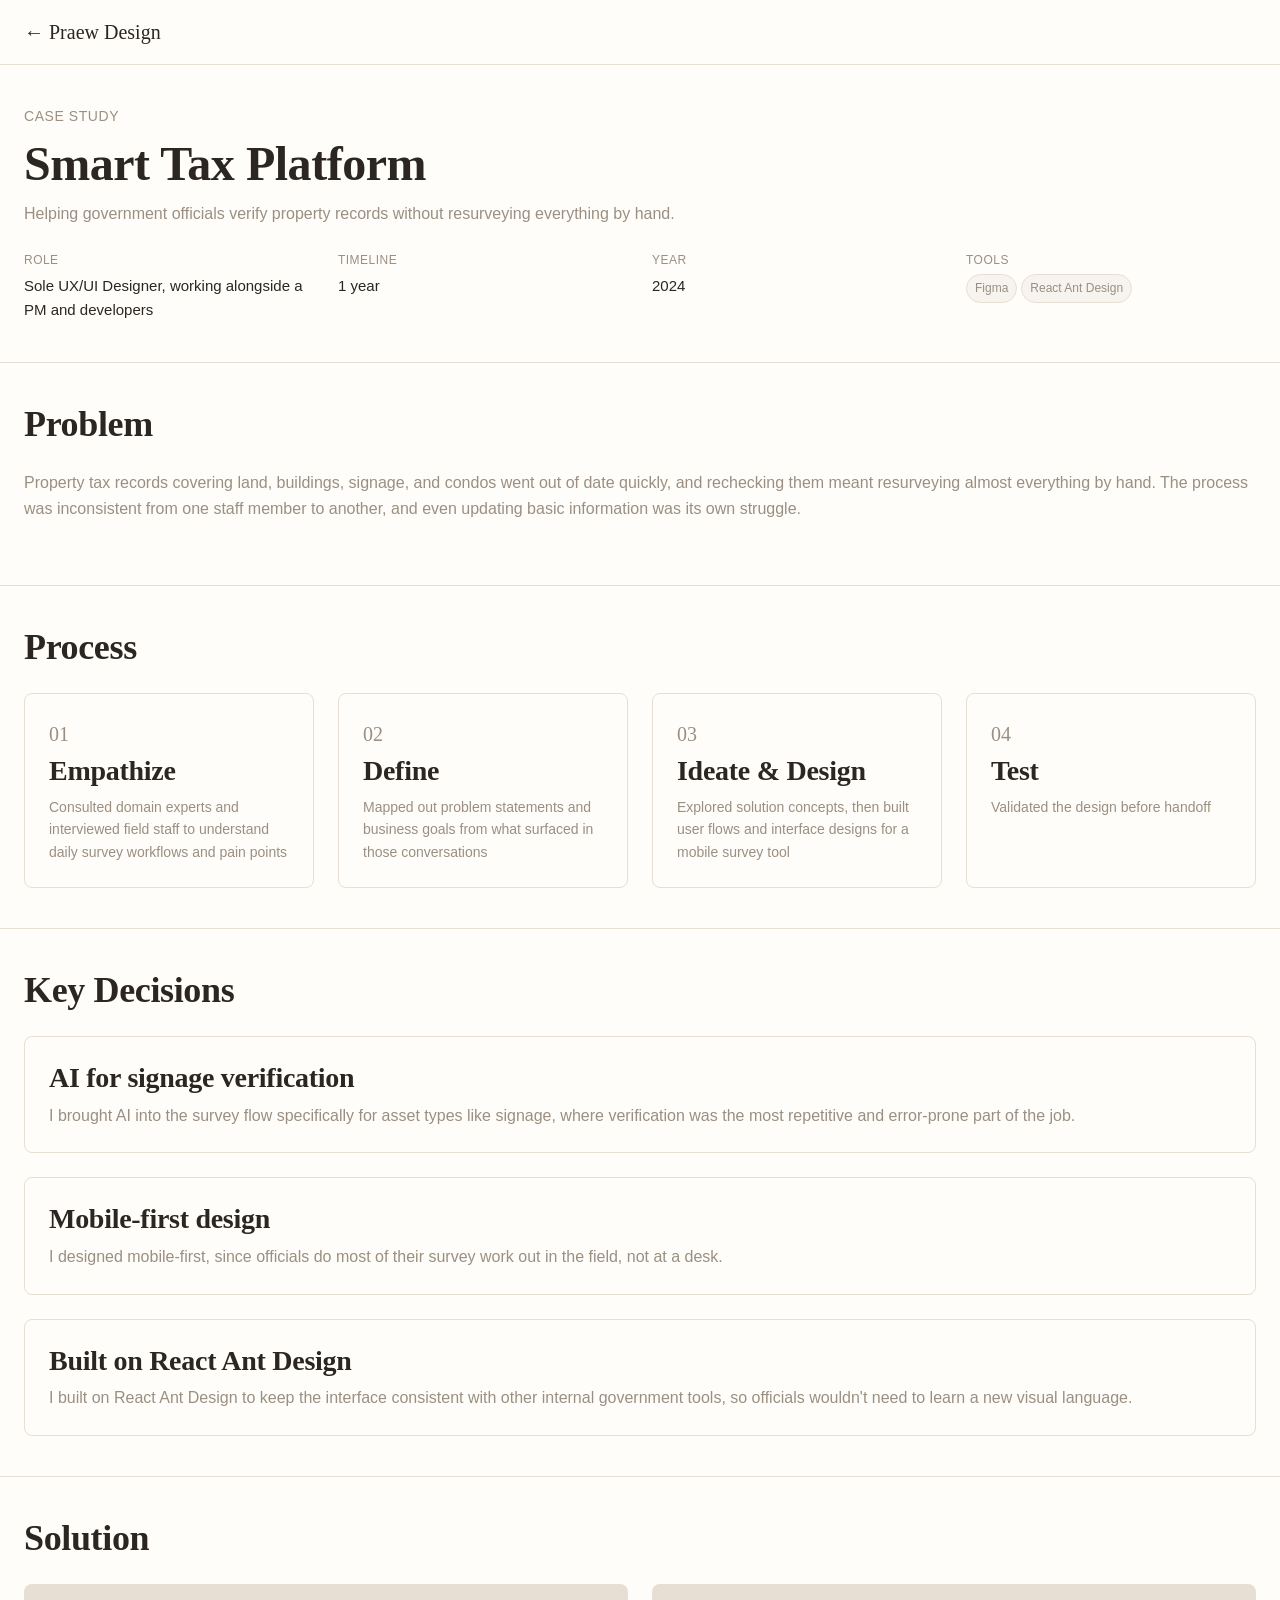
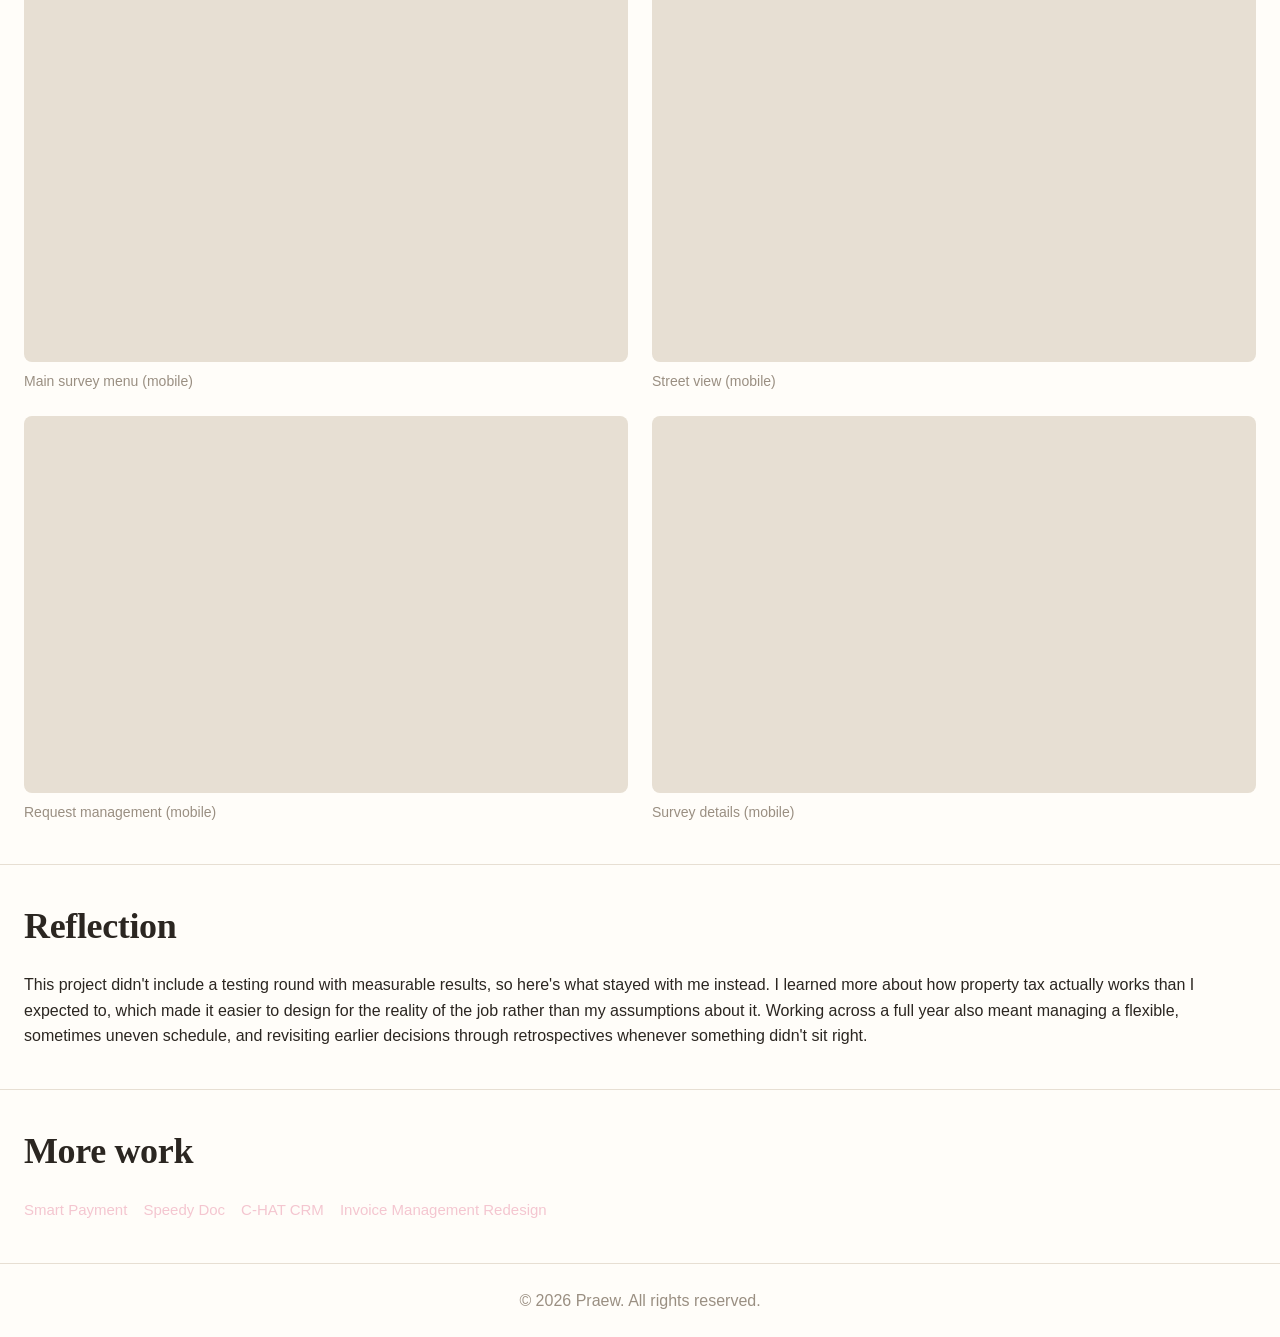
<file: praewdesign/work/smart-tax.html>
<!DOCTYPE html>
<html lang="th">
  <head>
    <meta charset="UTF-8" />
    <meta name="viewport" content="width=device-width, initial-scale=1.0" />
    <title>Smart Tax Platform — Praew Design</title>
    <link rel="stylesheet" href="../assets/css/tokens.css" />
    <link rel="stylesheet" href="../assets/css/reset.css" />
    <link rel="stylesheet" href="../assets/css/style.css" />
  </head>
  <body>
    <nav class="navbar">
      <a href="../index.html" class="navbar__brand">&larr; Praew Design</a>
    </nav>

    <main>
      <!-- Header -->
      <header class="case-header">
        <p class="case-header__eyebrow">Case Study</p>
        <h1 class="case-header__title">Smart Tax Platform</h1>
        <p class="case-header__tagline">
          Helping government officials verify property records without
          resurveying everything by hand.
        </p>
        <dl class="case-header__meta">
          <div class="case-header__meta-item">
            <dt>Role</dt>
            <dd>Sole UX/UI Designer, working alongside a PM and developers</dd>
          </div>
          <div class="case-header__meta-item">
            <dt>Timeline</dt>
            <dd>1 year</dd>
          </div>
          <div class="case-header__meta-item">
            <dt>Year</dt>
            <dd>2024</dd>
          </div>
          <div class="case-header__meta-item">
            <dt>Tools</dt>
            <dd>
              <ul class="tag-list">
                <li class="tag">Figma</li>
                <li class="tag">React Ant Design</li>
              </ul>
            </dd>
          </div>
        </dl>
      </header>

      <!-- Problem -->
      <section class="case-section" id="problem">
        <h2 class="case-section__heading">Problem</h2>
        <p class="case-section__intro">
          Property tax records covering land, buildings, signage, and
          condos went out of date quickly, and rechecking them meant
          resurveying almost everything by hand. The process was
          inconsistent from one staff member to another, and even updating
          basic information was its own struggle.
        </p>
      </section>

      <!-- Process: Empathize / Define / Ideate & Design / Test -->
      <section class="case-section" id="process">
        <h2 class="case-section__heading">Process</h2>
        <ol class="pipeline">
          <li class="pipeline__step">
            <p class="pipeline__step-number">01</p>
            <h3 class="pipeline__step-title">Empathize</h3>
            <p class="pipeline__step-deliverable">
              Consulted domain experts and interviewed field staff to
              understand daily survey workflows and pain points
            </p>
          </li>
          <li class="pipeline__step">
            <p class="pipeline__step-number">02</p>
            <h3 class="pipeline__step-title">Define</h3>
            <p class="pipeline__step-deliverable">
              Mapped out problem statements and business goals from what
              surfaced in those conversations
            </p>
          </li>
          <li class="pipeline__step">
            <p class="pipeline__step-number">03</p>
            <h3 class="pipeline__step-title">Ideate &amp; Design</h3>
            <p class="pipeline__step-deliverable">
              Explored solution concepts, then built user flows and
              interface designs for a mobile survey tool
            </p>
          </li>
          <li class="pipeline__step">
            <p class="pipeline__step-number">04</p>
            <h3 class="pipeline__step-title">Test</h3>
            <p class="pipeline__step-deliverable">
              Validated the design before handoff
            </p>
          </li>
        </ol>
      </section>

      <!-- Key Decisions -->
      <section class="case-section" id="key-decisions">
        <h2 class="case-section__heading">Key Decisions</h2>
        <div class="decision-list">
          <article class="decision">
            <h3 class="decision__title">AI for signage verification</h3>
            <p class="decision__rationale">
              I brought AI into the survey flow specifically for asset
              types like signage, where verification was the most
              repetitive and error-prone part of the job.
            </p>
          </article>
          <article class="decision">
            <h3 class="decision__title">Mobile-first design</h3>
            <p class="decision__rationale">
              I designed mobile-first, since officials do most of their
              survey work out in the field, not at a desk.
            </p>
          </article>
          <article class="decision">
            <h3 class="decision__title">Built on React Ant Design</h3>
            <p class="decision__rationale">
              I built on React Ant Design to keep the interface consistent
              with other internal government tools, so officials wouldn't
              need to learn a new visual language.
            </p>
          </article>
        </div>
      </section>

      <!-- Solution -->
      <section class="case-section" id="solution">
        <h2 class="case-section__heading">Solution</h2>
        <div class="image-grid">
          <figure class="image-grid__item">
            <div class="image-grid__media" aria-hidden="true"></div>
            <figcaption class="image-grid__caption">
              Main survey menu (mobile)
            </figcaption>
          </figure>
          <figure class="image-grid__item">
            <div class="image-grid__media" aria-hidden="true"></div>
            <figcaption class="image-grid__caption">
              Street view (mobile)
            </figcaption>
          </figure>
          <figure class="image-grid__item">
            <div class="image-grid__media" aria-hidden="true"></div>
            <figcaption class="image-grid__caption">
              Request management (mobile)
            </figcaption>
          </figure>
          <figure class="image-grid__item">
            <div class="image-grid__media" aria-hidden="true"></div>
            <figcaption class="image-grid__caption">
              Survey details (mobile)
            </figcaption>
          </figure>
        </div>
      </section>

      <!-- Reflection -->
      <section class="case-section" id="reflection">
        <h2 class="case-section__heading">Reflection</h2>
        <p>
          This project didn't include a testing round with measurable
          results, so here's what stayed with me instead. I learned more
          about how property tax actually works than I expected to, which
          made it easier to design for the reality of the job rather than
          my assumptions about it. Working across a full year also meant
          managing a flexible, sometimes uneven schedule, and revisiting
          earlier decisions through retrospectives whenever something
          didn't sit right.
        </p>
      </section>
    </main>

    <!-- Related work -->
    <footer class="related-work">
      <h2 class="related-work__heading">More work</h2>
      <ul class="related-work__list">
        <li>
          <a class="related-work__link" href="smart-payment.html"
            >Smart Payment</a
          >
        </li>
        <li>
          <a class="related-work__link" href="speedy-doc.html">Speedy Doc</a>
        </li>
        <li>
          <a class="related-work__link" href="c-hat-crm.html">C-HAT CRM</a>
        </li>
        <li>
          <a class="related-work__link" href="invoice-redesign.html"
            >Invoice Management Redesign</a
          >
        </li>
      </ul>
    </footer>

    <footer class="site-footer">
      <p>&copy; 2026 Praew. All rights reserved.</p>
    </footer>
  </body>
</html>
</file>
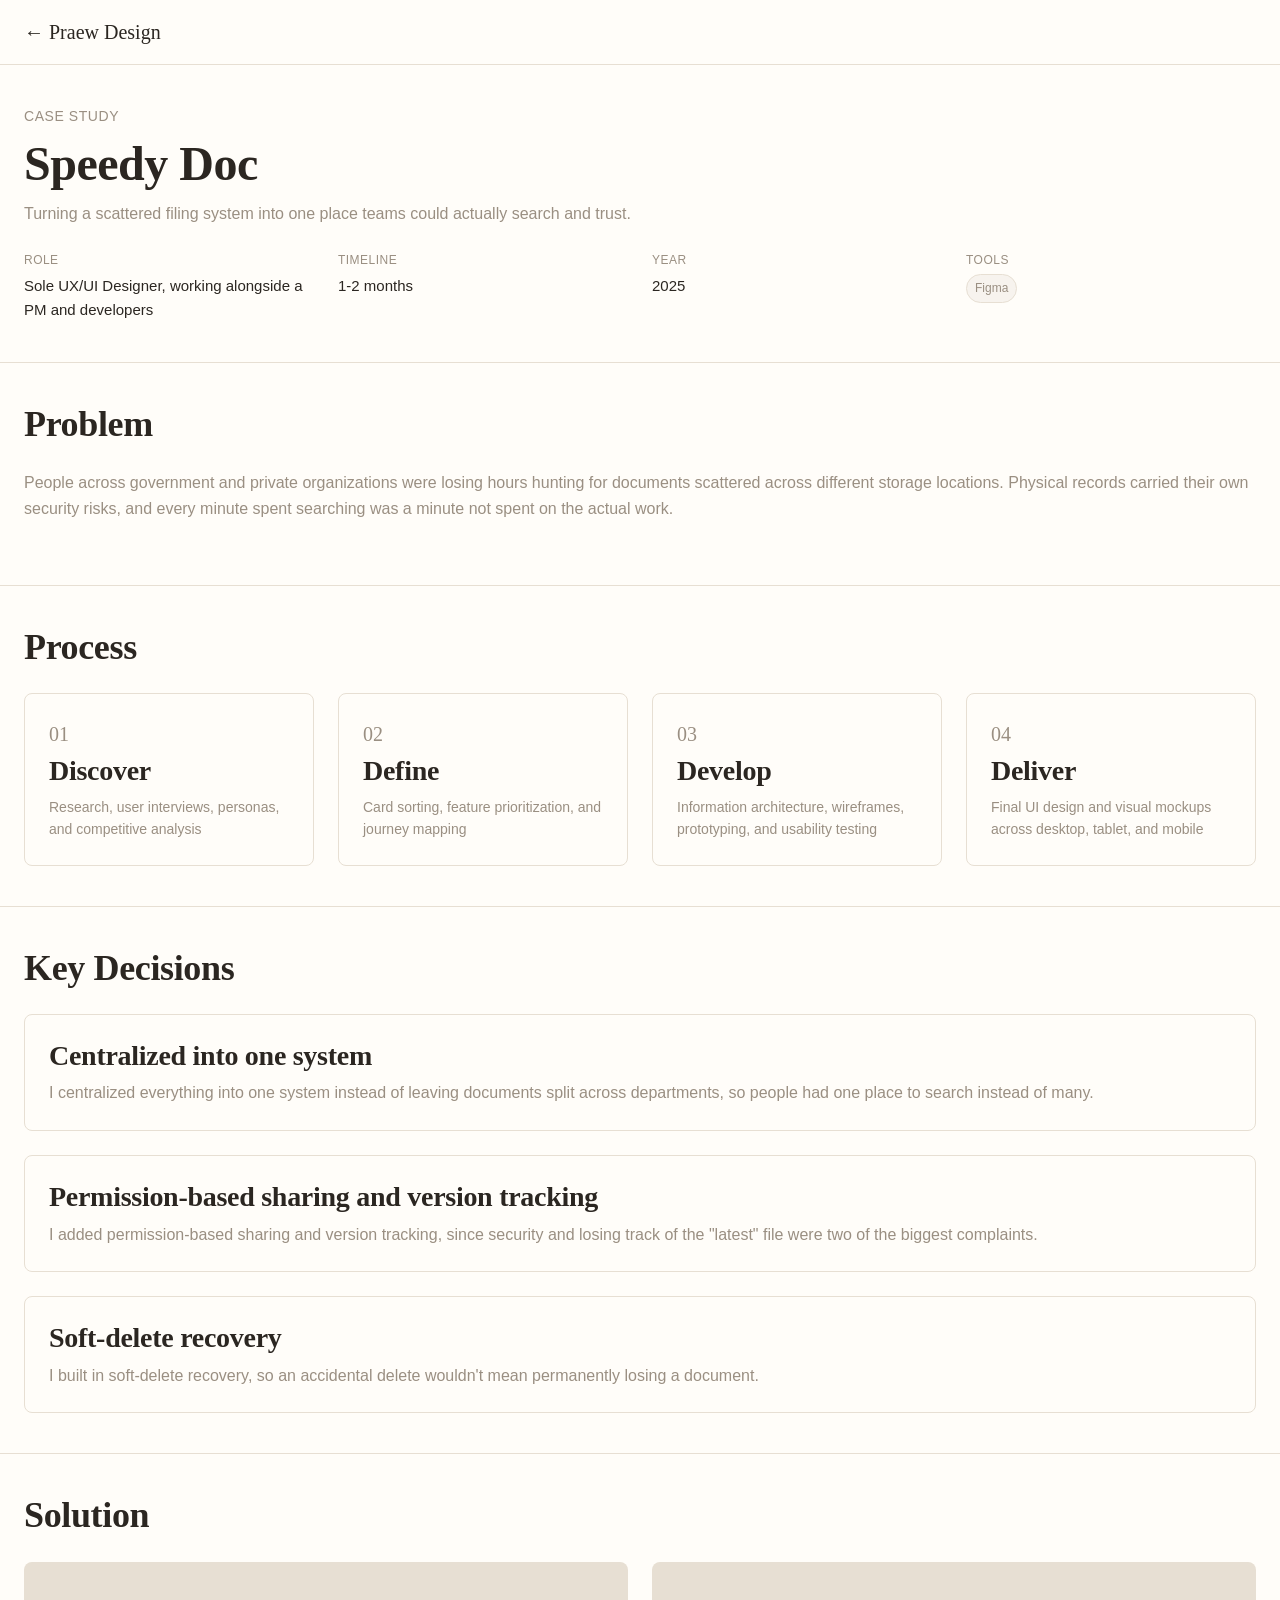
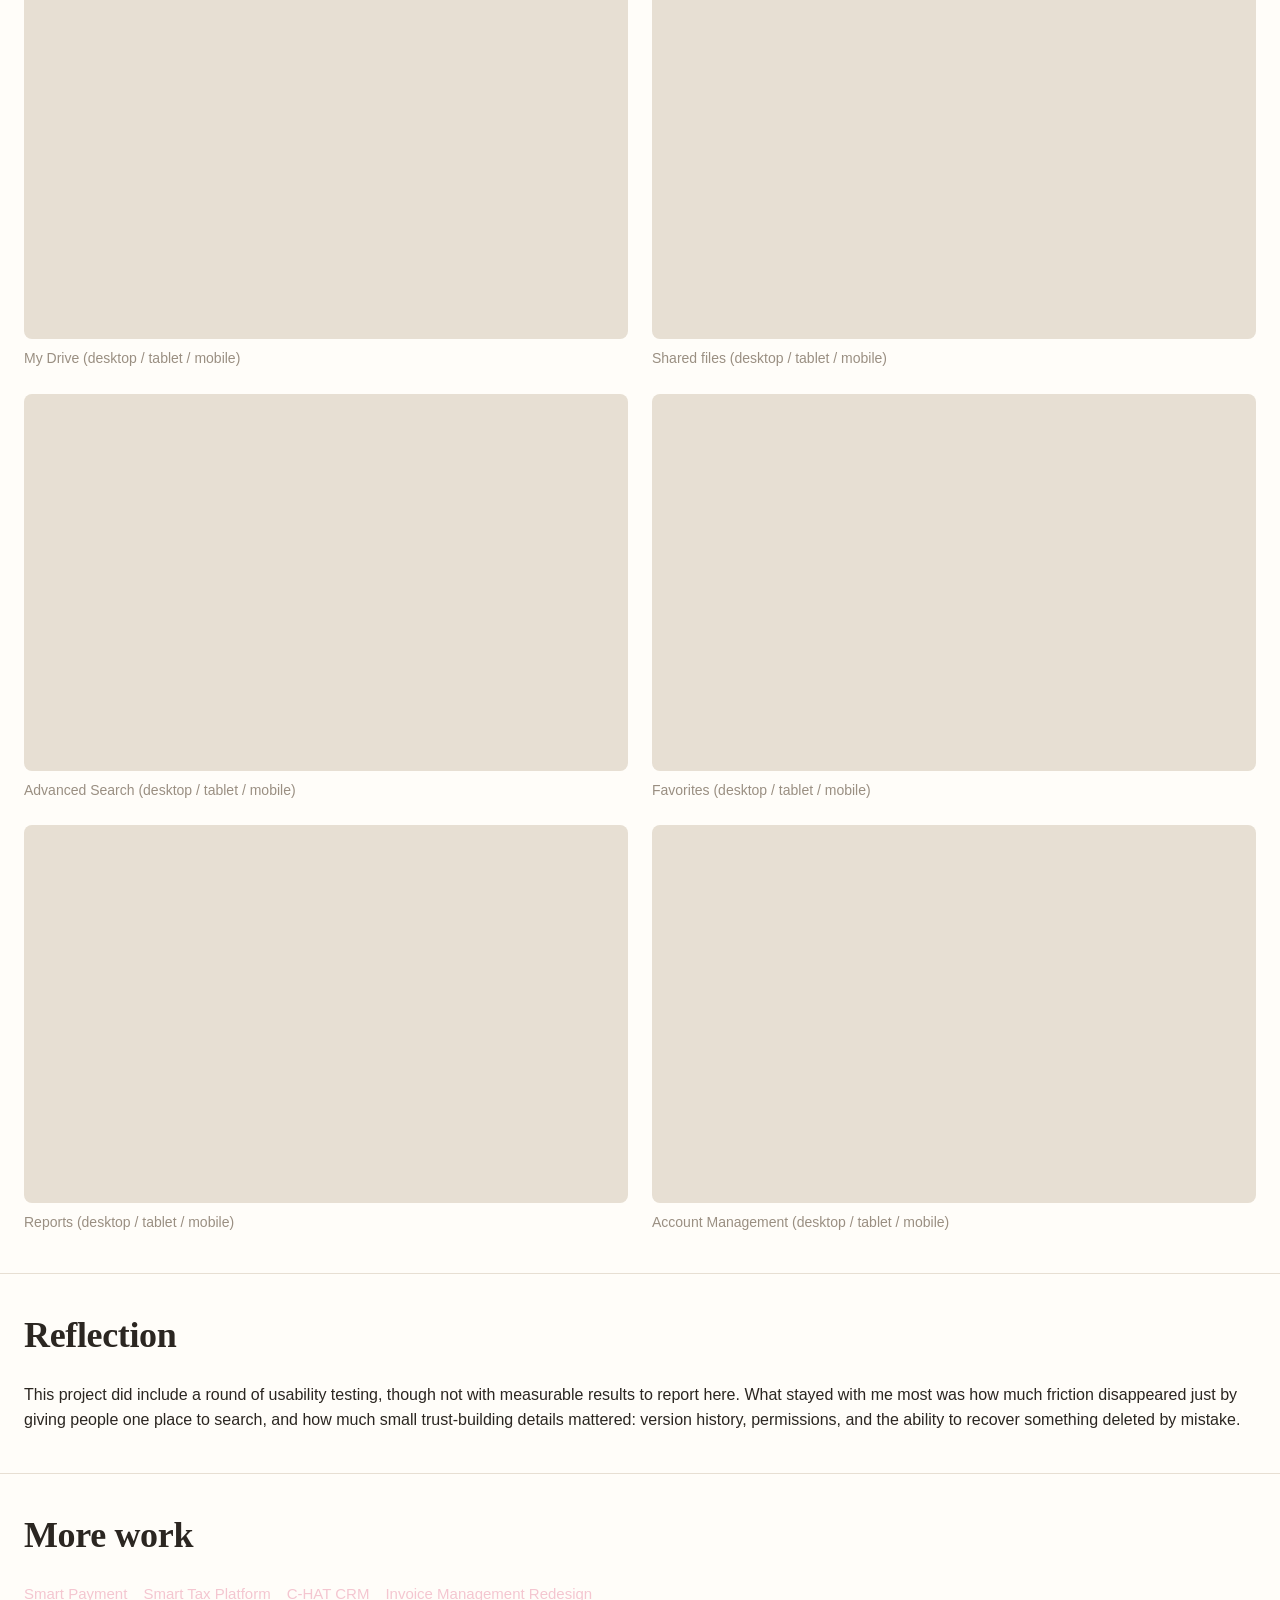
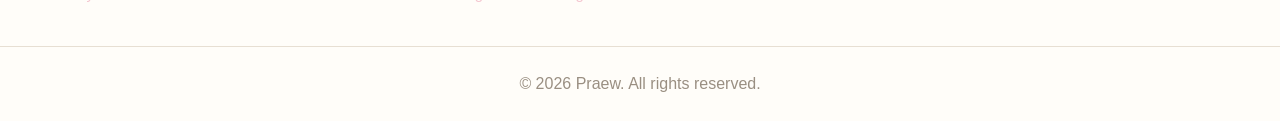
<file: praewdesign/work/speedy-doc.html>
<!DOCTYPE html>
<html lang="th">
  <head>
    <meta charset="UTF-8" />
    <meta name="viewport" content="width=device-width, initial-scale=1.0" />
    <title>Speedy Doc — Praew Design</title>
    <link rel="stylesheet" href="../assets/css/tokens.css" />
    <link rel="stylesheet" href="../assets/css/reset.css" />
    <link rel="stylesheet" href="../assets/css/style.css" />
  </head>
  <body>
    <nav class="navbar">
      <a href="../index.html" class="navbar__brand">&larr; Praew Design</a>
    </nav>

    <main>
      <!-- Header -->
      <header class="case-header">
        <p class="case-header__eyebrow">Case Study</p>
        <h1 class="case-header__title">Speedy Doc</h1>
        <p class="case-header__tagline">
          Turning a scattered filing system into one place teams could
          actually search and trust.
        </p>
        <dl class="case-header__meta">
          <div class="case-header__meta-item">
            <dt>Role</dt>
            <dd>Sole UX/UI Designer, working alongside a PM and developers</dd>
          </div>
          <div class="case-header__meta-item">
            <dt>Timeline</dt>
            <dd>1-2 months</dd>
          </div>
          <div class="case-header__meta-item">
            <dt>Year</dt>
            <dd>2025</dd>
          </div>
          <div class="case-header__meta-item">
            <dt>Tools</dt>
            <dd>
              <ul class="tag-list">
                <li class="tag">Figma</li>
              </ul>
            </dd>
          </div>
        </dl>
      </header>

      <!-- Problem -->
      <section class="case-section" id="problem">
        <h2 class="case-section__heading">Problem</h2>
        <p class="case-section__intro">
          People across government and private organizations were losing
          hours hunting for documents scattered across different storage
          locations. Physical records carried their own security risks, and
          every minute spent searching was a minute not spent on the actual
          work.
        </p>
      </section>

      <!-- Process: Discover / Define / Develop / Deliver (Double Diamond) -->
      <section class="case-section" id="process">
        <h2 class="case-section__heading">Process</h2>
        <ol class="pipeline">
          <li class="pipeline__step">
            <p class="pipeline__step-number">01</p>
            <h3 class="pipeline__step-title">Discover</h3>
            <p class="pipeline__step-deliverable">
              Research, user interviews, personas, and competitive analysis
            </p>
          </li>
          <li class="pipeline__step">
            <p class="pipeline__step-number">02</p>
            <h3 class="pipeline__step-title">Define</h3>
            <p class="pipeline__step-deliverable">
              Card sorting, feature prioritization, and journey mapping
            </p>
          </li>
          <li class="pipeline__step">
            <p class="pipeline__step-number">03</p>
            <h3 class="pipeline__step-title">Develop</h3>
            <p class="pipeline__step-deliverable">
              Information architecture, wireframes, prototyping, and
              usability testing
            </p>
          </li>
          <li class="pipeline__step">
            <p class="pipeline__step-number">04</p>
            <h3 class="pipeline__step-title">Deliver</h3>
            <p class="pipeline__step-deliverable">
              Final UI design and visual mockups across desktop, tablet, and
              mobile
            </p>
          </li>
        </ol>
      </section>

      <!-- Key Decisions -->
      <section class="case-section" id="key-decisions">
        <h2 class="case-section__heading">Key Decisions</h2>
        <div class="decision-list">
          <article class="decision">
            <h3 class="decision__title">Centralized into one system</h3>
            <p class="decision__rationale">
              I centralized everything into one system instead of leaving
              documents split across departments, so people had one place
              to search instead of many.
            </p>
          </article>
          <article class="decision">
            <h3 class="decision__title">
              Permission-based sharing and version tracking
            </h3>
            <p class="decision__rationale">
              I added permission-based sharing and version tracking, since
              security and losing track of the "latest" file were two of
              the biggest complaints.
            </p>
          </article>
          <article class="decision">
            <h3 class="decision__title">Soft-delete recovery</h3>
            <p class="decision__rationale">
              I built in soft-delete recovery, so an accidental delete
              wouldn't mean permanently losing a document.
            </p>
          </article>
        </div>
      </section>

      <!-- Solution -->
      <section class="case-section" id="solution">
        <h2 class="case-section__heading">Solution</h2>
        <div class="image-grid">
          <figure class="image-grid__item">
            <div class="image-grid__media" aria-hidden="true"></div>
            <figcaption class="image-grid__caption">
              My Drive (desktop / tablet / mobile)
            </figcaption>
          </figure>
          <figure class="image-grid__item">
            <div class="image-grid__media" aria-hidden="true"></div>
            <figcaption class="image-grid__caption">
              Shared files (desktop / tablet / mobile)
            </figcaption>
          </figure>
          <figure class="image-grid__item">
            <div class="image-grid__media" aria-hidden="true"></div>
            <figcaption class="image-grid__caption">
              Advanced Search (desktop / tablet / mobile)
            </figcaption>
          </figure>
          <figure class="image-grid__item">
            <div class="image-grid__media" aria-hidden="true"></div>
            <figcaption class="image-grid__caption">
              Favorites (desktop / tablet / mobile)
            </figcaption>
          </figure>
          <figure class="image-grid__item">
            <div class="image-grid__media" aria-hidden="true"></div>
            <figcaption class="image-grid__caption">
              Reports (desktop / tablet / mobile)
            </figcaption>
          </figure>
          <figure class="image-grid__item">
            <div class="image-grid__media" aria-hidden="true"></div>
            <figcaption class="image-grid__caption">
              Account Management (desktop / tablet / mobile)
            </figcaption>
          </figure>
        </div>
      </section>

      <!-- Reflection -->
      <section class="case-section" id="reflection">
        <h2 class="case-section__heading">Reflection</h2>
        <p>
          This project did include a round of usability testing, though not
          with measurable results to report here. What stayed with me most
          was how much friction disappeared just by giving people one place
          to search, and how much small trust-building details mattered:
          version history, permissions, and the ability to recover
          something deleted by mistake.
        </p>
      </section>
    </main>

    <!-- Related work -->
    <footer class="related-work">
      <h2 class="related-work__heading">More work</h2>
      <ul class="related-work__list">
        <li>
          <a class="related-work__link" href="smart-payment.html"
            >Smart Payment</a
          >
        </li>
        <li>
          <a class="related-work__link" href="smart-tax.html"
            >Smart Tax Platform</a
          >
        </li>
        <li>
          <a class="related-work__link" href="c-hat-crm.html">C-HAT CRM</a>
        </li>
        <li>
          <a class="related-work__link" href="invoice-redesign.html"
            >Invoice Management Redesign</a
          >
        </li>
      </ul>
    </footer>

    <footer class="site-footer">
      <p>&copy; 2026 Praew. All rights reserved.</p>
    </footer>
  </body>
</html>
</file>
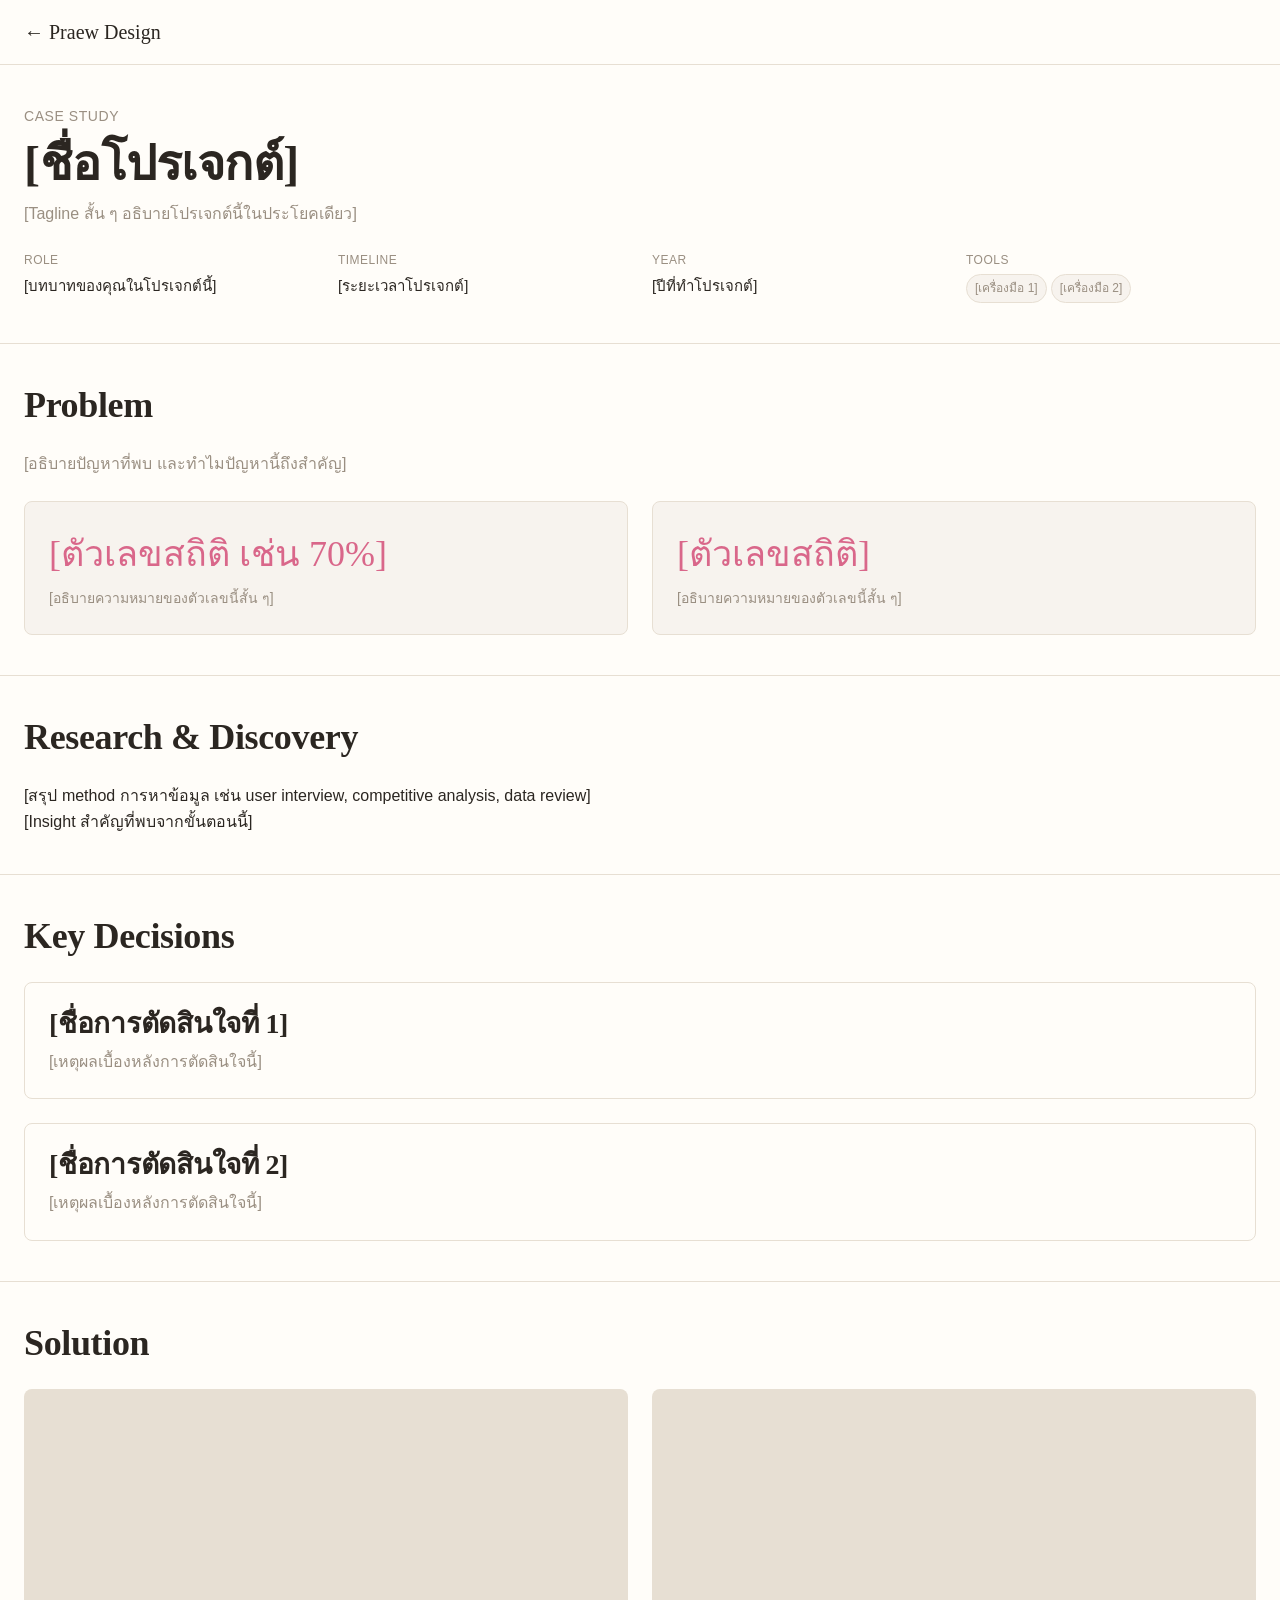
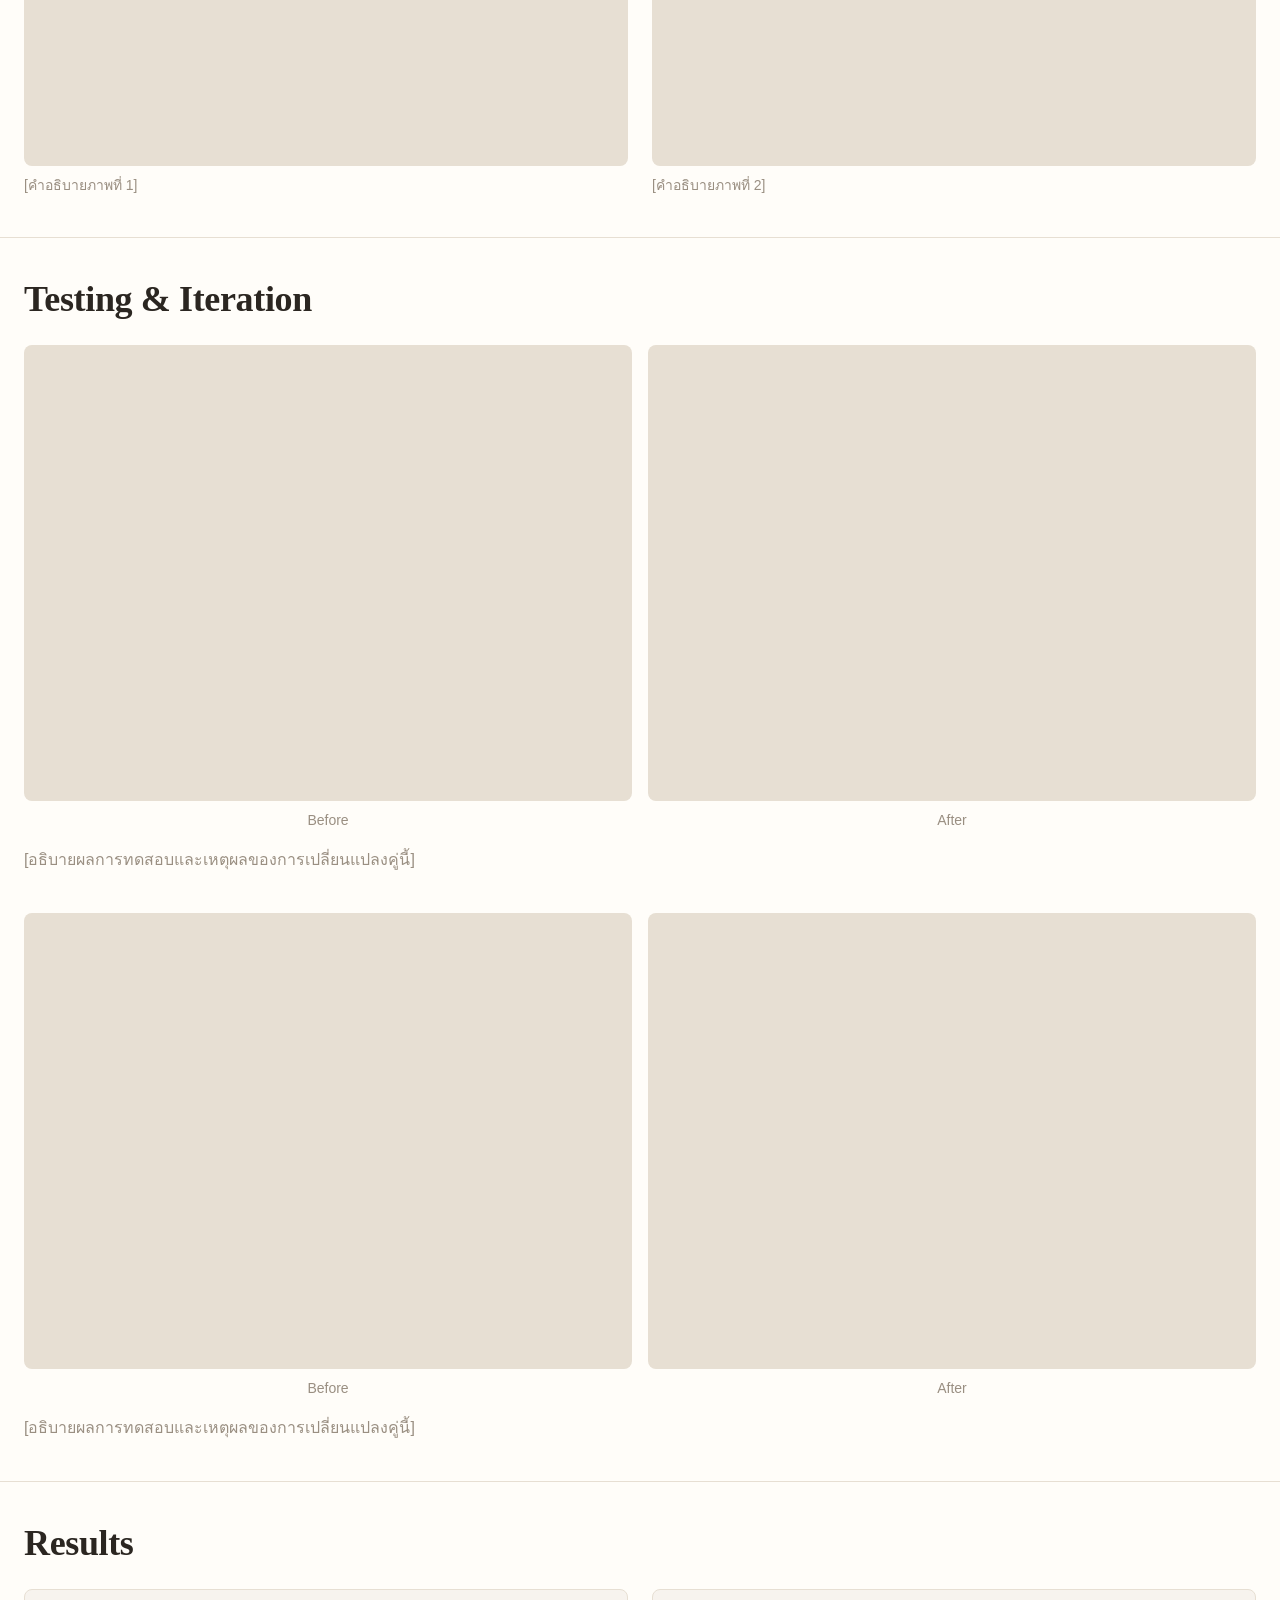
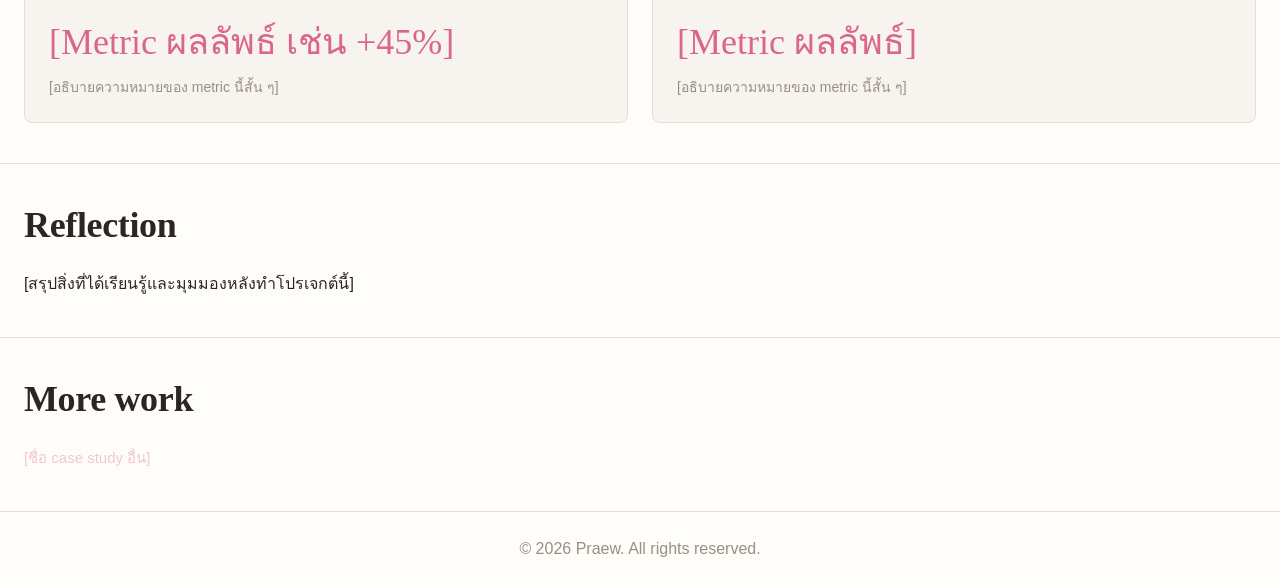
<file: praewdesign/work/templates/template-full-process.html>
<!DOCTYPE html>
<html lang="th">
  <head>
    <meta charset="UTF-8" />
    <meta name="viewport" content="width=device-width, initial-scale=1.0" />
    <title>[ชื่อโปรเจกต์] — Praew Design</title>
    <link rel="stylesheet" href="../../assets/css/tokens.css" />
    <link rel="stylesheet" href="../../assets/css/reset.css" />
    <link rel="stylesheet" href="../../assets/css/style.css" />
  </head>
  <body>
    <nav class="navbar">
      <a href="../../index.html" class="navbar__brand">&larr; Praew Design</a>
    </nav>

    <main>
      <!-- Header -->
      <header class="case-header">
        <p class="case-header__eyebrow">Case Study</p>
        <h1 class="case-header__title">[ชื่อโปรเจกต์]</h1>
        <p class="case-header__tagline">
          [Tagline สั้น ๆ อธิบายโปรเจกต์นี้ในประโยคเดียว]
        </p>
        <dl class="case-header__meta">
          <div class="case-header__meta-item">
            <dt>Role</dt>
            <dd>[บทบาทของคุณในโปรเจกต์นี้]</dd>
          </div>
          <div class="case-header__meta-item">
            <dt>Timeline</dt>
            <dd>[ระยะเวลาโปรเจกต์]</dd>
          </div>
          <div class="case-header__meta-item">
            <dt>Year</dt>
            <dd>[ปีที่ทำโปรเจกต์]</dd>
          </div>
          <div class="case-header__meta-item">
            <dt>Tools</dt>
            <dd>
              <ul class="tag-list">
                <li class="tag">[เครื่องมือ 1]</li>
                <li class="tag">[เครื่องมือ 2]</li>
              </ul>
            </dd>
          </div>
        </dl>
      </header>

      <!-- Problem -->
      <section class="case-section" id="problem">
        <h2 class="case-section__heading">Problem</h2>
        <p class="case-section__intro">
          [อธิบายปัญหาที่พบ และทำไมปัญหานี้ถึงสำคัญ]
        </p>
        <div class="stat-grid">
          <div class="stat-highlight">
            <p class="stat-highlight__value">[ตัวเลขสถิติ เช่น 70%]</p>
            <p class="stat-highlight__label">
              [อธิบายความหมายของตัวเลขนี้สั้น ๆ]
            </p>
          </div>
          <div class="stat-highlight">
            <p class="stat-highlight__value">[ตัวเลขสถิติ]</p>
            <p class="stat-highlight__label">
              [อธิบายความหมายของตัวเลขนี้สั้น ๆ]
            </p>
          </div>
        </div>
      </section>

      <!-- Research & Discovery -->
      <section class="case-section" id="research">
        <h2 class="case-section__heading">Research &amp; Discovery</h2>
        <p>
          [สรุป method การหาข้อมูล เช่น user interview, competitive analysis,
          data review]
        </p>
        <p>[Insight สำคัญที่พบจากขั้นตอนนี้]</p>
      </section>

      <!-- Key Decisions -->
      <section class="case-section" id="key-decisions">
        <h2 class="case-section__heading">Key Decisions</h2>
        <div class="decision-list">
          <article class="decision">
            <h3 class="decision__title">[ชื่อการตัดสินใจที่ 1]</h3>
            <p class="decision__rationale">
              [เหตุผลเบื้องหลังการตัดสินใจนี้]
            </p>
          </article>
          <article class="decision">
            <h3 class="decision__title">[ชื่อการตัดสินใจที่ 2]</h3>
            <p class="decision__rationale">
              [เหตุผลเบื้องหลังการตัดสินใจนี้]
            </p>
          </article>
        </div>
      </section>

      <!-- Solution -->
      <section class="case-section" id="solution">
        <h2 class="case-section__heading">Solution</h2>
        <div class="image-grid">
          <figure class="image-grid__item">
            <div class="image-grid__media" aria-hidden="true"></div>
            <figcaption class="image-grid__caption">
              [คำอธิบายภาพที่ 1]
            </figcaption>
          </figure>
          <figure class="image-grid__item">
            <div class="image-grid__media" aria-hidden="true"></div>
            <figcaption class="image-grid__caption">
              [คำอธิบายภาพที่ 2]
            </figcaption>
          </figure>
        </div>
      </section>

      <!-- Testing & Iteration -->
      <section class="case-section" id="testing">
        <h2 class="case-section__heading">Testing &amp; Iteration</h2>
        <div class="before-after-list">
          <div class="before-after">
            <div class="before-after__images">
              <figure class="before-after__panel">
                <div class="before-after__media" aria-hidden="true"></div>
                <figcaption class="before-after__caption">Before</figcaption>
              </figure>
              <figure class="before-after__panel">
                <div class="before-after__media" aria-hidden="true"></div>
                <figcaption class="before-after__caption">After</figcaption>
              </figure>
            </div>
            <p class="before-after__note">
              [อธิบายผลการทดสอบและเหตุผลของการเปลี่ยนแปลงคู่นี้]
            </p>
          </div>
          <div class="before-after">
            <div class="before-after__images">
              <figure class="before-after__panel">
                <div class="before-after__media" aria-hidden="true"></div>
                <figcaption class="before-after__caption">Before</figcaption>
              </figure>
              <figure class="before-after__panel">
                <div class="before-after__media" aria-hidden="true"></div>
                <figcaption class="before-after__caption">After</figcaption>
              </figure>
            </div>
            <p class="before-after__note">
              [อธิบายผลการทดสอบและเหตุผลของการเปลี่ยนแปลงคู่นี้]
            </p>
          </div>
        </div>
      </section>

      <!-- Results -->
      <section class="case-section" id="results">
        <h2 class="case-section__heading">Results</h2>
        <div class="stat-grid">
          <div class="stat-highlight">
            <p class="stat-highlight__value">[Metric ผลลัพธ์ เช่น +45%]</p>
            <p class="stat-highlight__label">
              [อธิบายความหมายของ metric นี้สั้น ๆ]
            </p>
          </div>
          <div class="stat-highlight">
            <p class="stat-highlight__value">[Metric ผลลัพธ์]</p>
            <p class="stat-highlight__label">
              [อธิบายความหมายของ metric นี้สั้น ๆ]
            </p>
          </div>
        </div>
      </section>

      <!-- Reflection -->
      <section class="case-section" id="reflection">
        <h2 class="case-section__heading">Reflection</h2>
        <p>[สรุปสิ่งที่ได้เรียนรู้และมุมมองหลังทำโปรเจกต์นี้]</p>
      </section>
    </main>

    <!-- Related work: ลิงก์ไป case study อื่น ๆ -->
    <footer class="related-work">
      <h2 class="related-work__heading">More work</h2>
      <ul class="related-work__list">
        <li>
          <a class="related-work__link" href="[ลิงก์ case study อื่น]"
            >[ชื่อ case study อื่น]</a
          >
        </li>
      </ul>
    </footer>

    <footer class="site-footer">
      <p>&copy; 2026 Praew. All rights reserved.</p>
    </footer>
  </body>
</html>
</file>
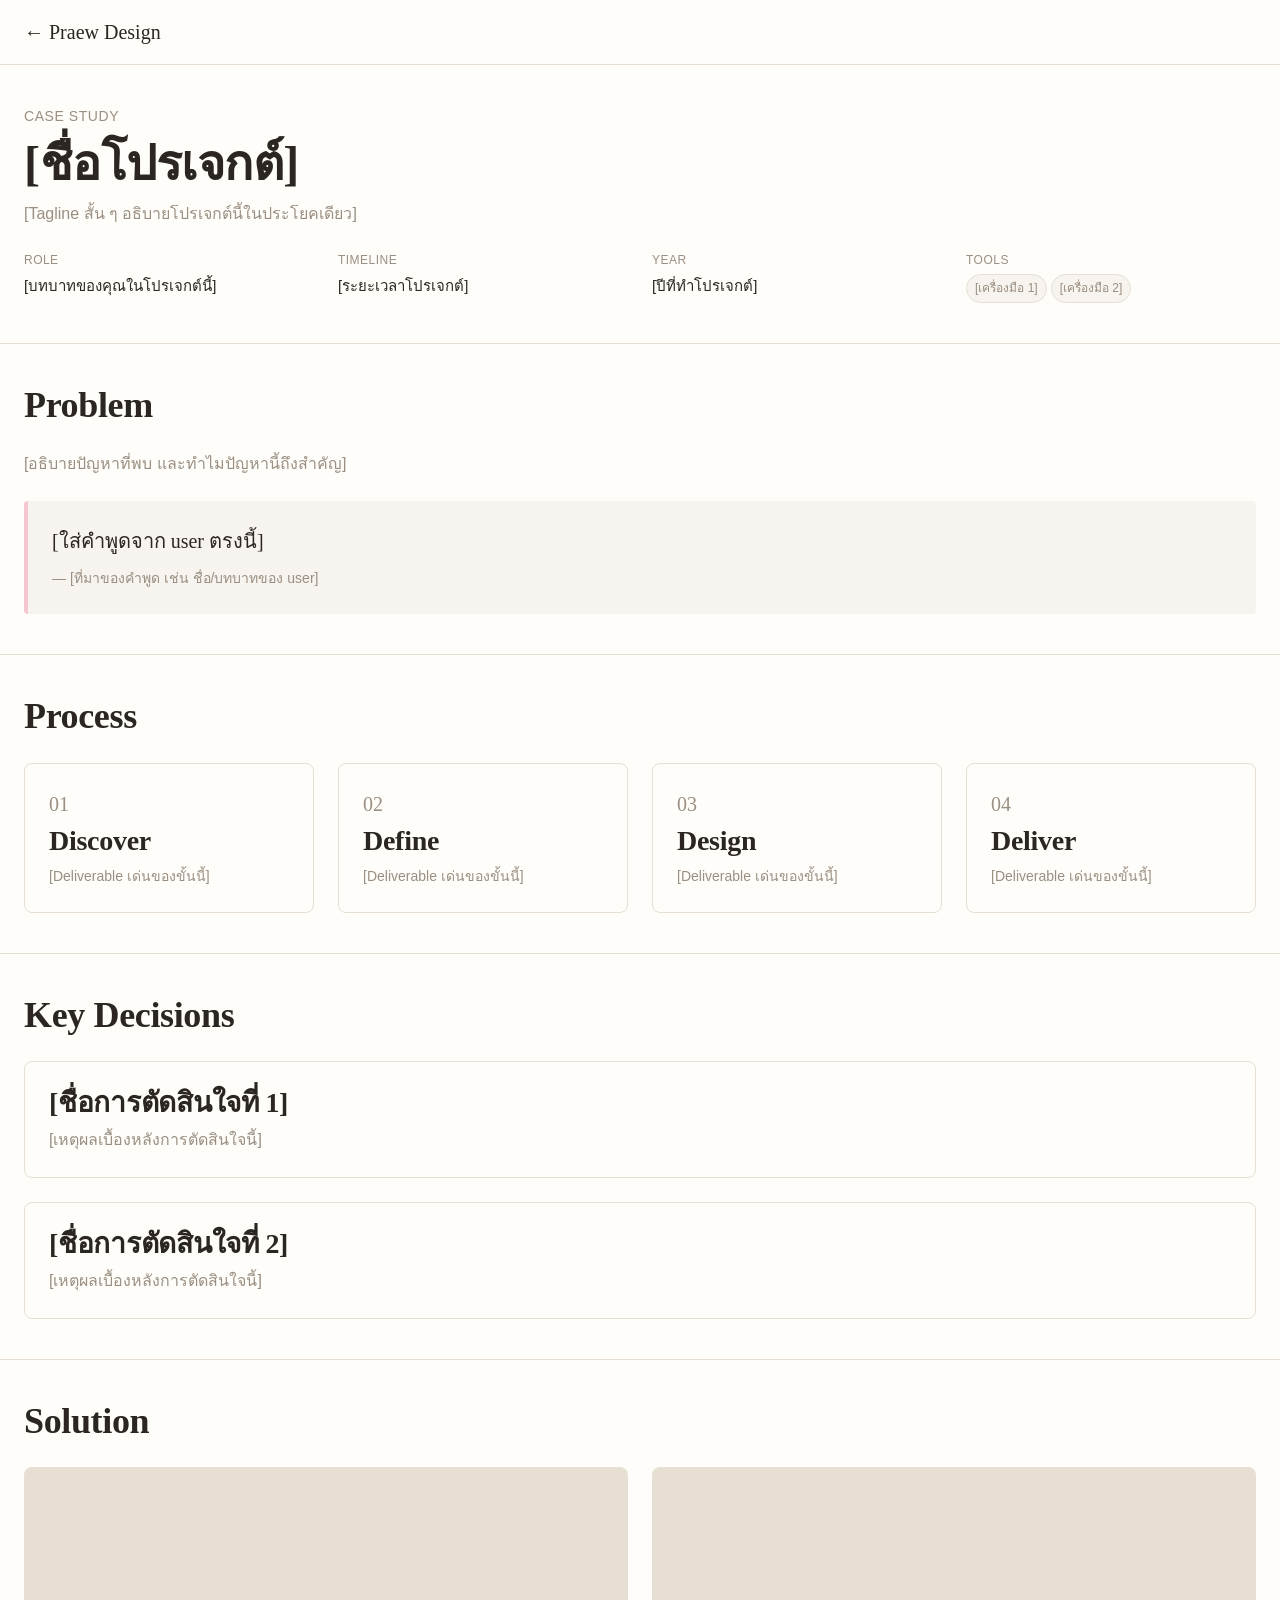
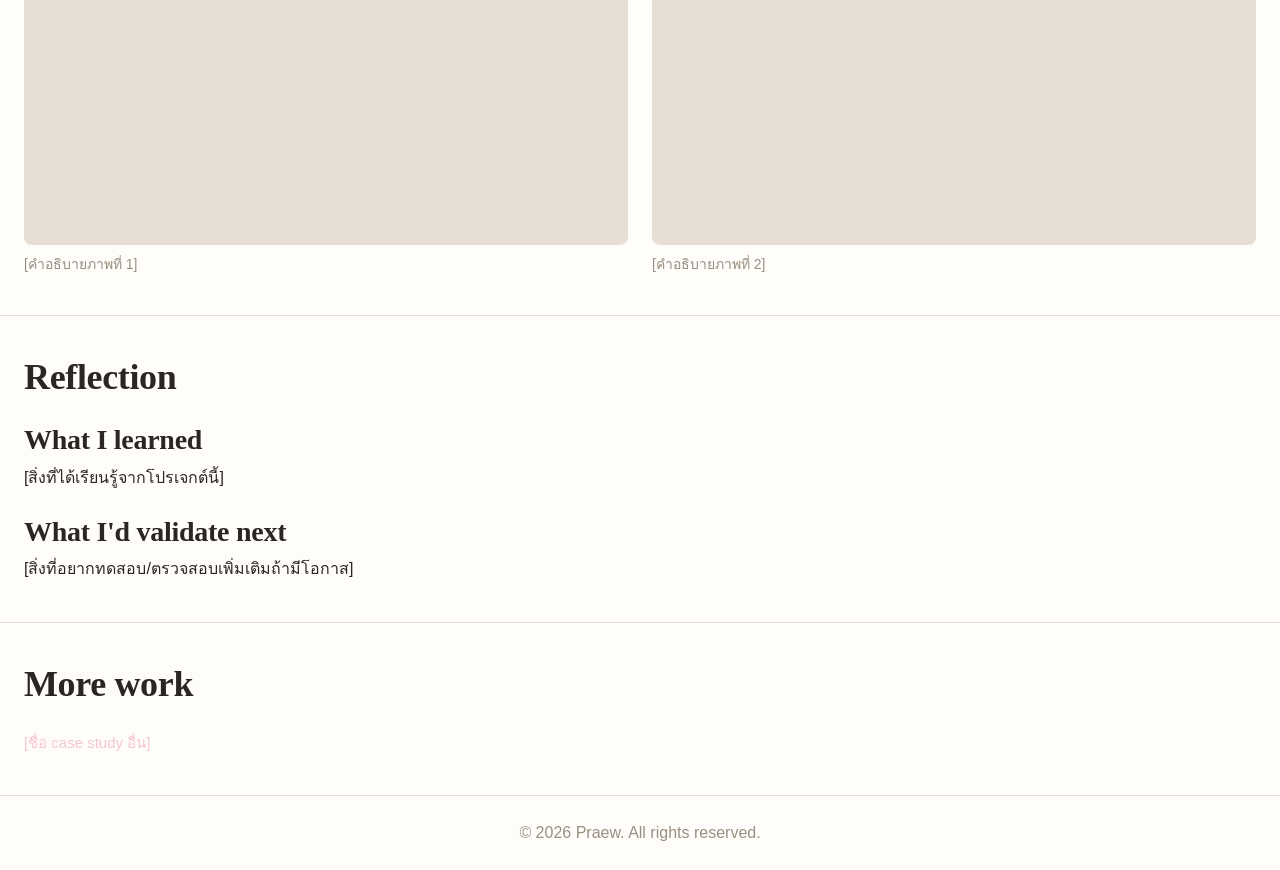
<file: praewdesign/work/templates/template-process-no-metrics.html>
<!DOCTYPE html>
<html lang="th">
  <head>
    <meta charset="UTF-8" />
    <meta name="viewport" content="width=device-width, initial-scale=1.0" />
    <title>[ชื่อโปรเจกต์] — Praew Design</title>
    <link rel="stylesheet" href="../../assets/css/tokens.css" />
    <link rel="stylesheet" href="../../assets/css/reset.css" />
    <link rel="stylesheet" href="../../assets/css/style.css" />
  </head>
  <body>
    <nav class="navbar">
      <a href="../../index.html" class="navbar__brand">&larr; Praew Design</a>
    </nav>

    <main>
      <!-- Header -->
      <header class="case-header">
        <p class="case-header__eyebrow">Case Study</p>
        <h1 class="case-header__title">[ชื่อโปรเจกต์]</h1>
        <p class="case-header__tagline">
          [Tagline สั้น ๆ อธิบายโปรเจกต์นี้ในประโยคเดียว]
        </p>
        <dl class="case-header__meta">
          <div class="case-header__meta-item">
            <dt>Role</dt>
            <dd>[บทบาทของคุณในโปรเจกต์นี้]</dd>
          </div>
          <div class="case-header__meta-item">
            <dt>Timeline</dt>
            <dd>[ระยะเวลาโปรเจกต์]</dd>
          </div>
          <div class="case-header__meta-item">
            <dt>Year</dt>
            <dd>[ปีที่ทำโปรเจกต์]</dd>
          </div>
          <div class="case-header__meta-item">
            <dt>Tools</dt>
            <dd>
              <ul class="tag-list">
                <li class="tag">[เครื่องมือ 1]</li>
                <li class="tag">[เครื่องมือ 2]</li>
              </ul>
            </dd>
          </div>
        </dl>
      </header>

      <!-- Problem -->
      <section class="case-section" id="problem">
        <h2 class="case-section__heading">Problem</h2>
        <p class="case-section__intro">
          [อธิบายปัญหาที่พบ และทำไมปัญหานี้ถึงสำคัญ]
        </p>
        <blockquote class="quote-block">
          <p class="quote-block__text">[ใส่คำพูดจาก user ตรงนี้]</p>
          <cite class="quote-block__cite"
            >— [ที่มาของคำพูด เช่น ชื่อ/บทบาทของ user]</cite
          >
        </blockquote>
      </section>

      <!-- Process: Discover / Define / Design / Deliver -->
      <section class="case-section" id="process">
        <h2 class="case-section__heading">Process</h2>
        <ol class="pipeline">
          <li class="pipeline__step">
            <p class="pipeline__step-number">01</p>
            <h3 class="pipeline__step-title">Discover</h3>
            <p class="pipeline__step-deliverable">
              [Deliverable เด่นของขั้นนี้]
            </p>
          </li>
          <li class="pipeline__step">
            <p class="pipeline__step-number">02</p>
            <h3 class="pipeline__step-title">Define</h3>
            <p class="pipeline__step-deliverable">
              [Deliverable เด่นของขั้นนี้]
            </p>
          </li>
          <li class="pipeline__step">
            <p class="pipeline__step-number">03</p>
            <h3 class="pipeline__step-title">Design</h3>
            <p class="pipeline__step-deliverable">
              [Deliverable เด่นของขั้นนี้]
            </p>
          </li>
          <li class="pipeline__step">
            <p class="pipeline__step-number">04</p>
            <h3 class="pipeline__step-title">Deliver</h3>
            <p class="pipeline__step-deliverable">
              [Deliverable เด่นของขั้นนี้]
            </p>
          </li>
        </ol>
      </section>

      <!-- Key Decisions -->
      <section class="case-section" id="key-decisions">
        <h2 class="case-section__heading">Key Decisions</h2>
        <div class="decision-list">
          <article class="decision">
            <h3 class="decision__title">[ชื่อการตัดสินใจที่ 1]</h3>
            <p class="decision__rationale">
              [เหตุผลเบื้องหลังการตัดสินใจนี้]
            </p>
          </article>
          <article class="decision">
            <h3 class="decision__title">[ชื่อการตัดสินใจที่ 2]</h3>
            <p class="decision__rationale">
              [เหตุผลเบื้องหลังการตัดสินใจนี้]
            </p>
          </article>
        </div>
      </section>

      <!-- Solution -->
      <section class="case-section" id="solution">
        <h2 class="case-section__heading">Solution</h2>
        <div class="image-grid">
          <figure class="image-grid__item">
            <div class="image-grid__media" aria-hidden="true"></div>
            <figcaption class="image-grid__caption">
              [คำอธิบายภาพที่ 1]
            </figcaption>
          </figure>
          <figure class="image-grid__item">
            <div class="image-grid__media" aria-hidden="true"></div>
            <figcaption class="image-grid__caption">
              [คำอธิบายภาพที่ 2]
            </figcaption>
          </figure>
        </div>
      </section>

      <!-- Reflection -->
      <section class="case-section" id="reflection">
        <h2 class="case-section__heading">Reflection</h2>
        <div class="reflection-block">
          <h3 class="reflection-block__title">What I learned</h3>
          <p>[สิ่งที่ได้เรียนรู้จากโปรเจกต์นี้]</p>
        </div>
        <div class="reflection-block">
          <h3 class="reflection-block__title">What I'd validate next</h3>
          <p>[สิ่งที่อยากทดสอบ/ตรวจสอบเพิ่มเติมถ้ามีโอกาส]</p>
        </div>
      </section>
    </main>

    <!-- Related work: ลิงก์ไป case study อื่น ๆ -->
    <footer class="related-work">
      <h2 class="related-work__heading">More work</h2>
      <ul class="related-work__list">
        <li>
          <a class="related-work__link" href="[ลิงก์ case study อื่น]"
            >[ชื่อ case study อื่น]</a
          >
        </li>
      </ul>
    </footer>

    <footer class="site-footer">
      <p>&copy; 2026 Praew. All rights reserved.</p>
    </footer>
  </body>
</html>
</file>
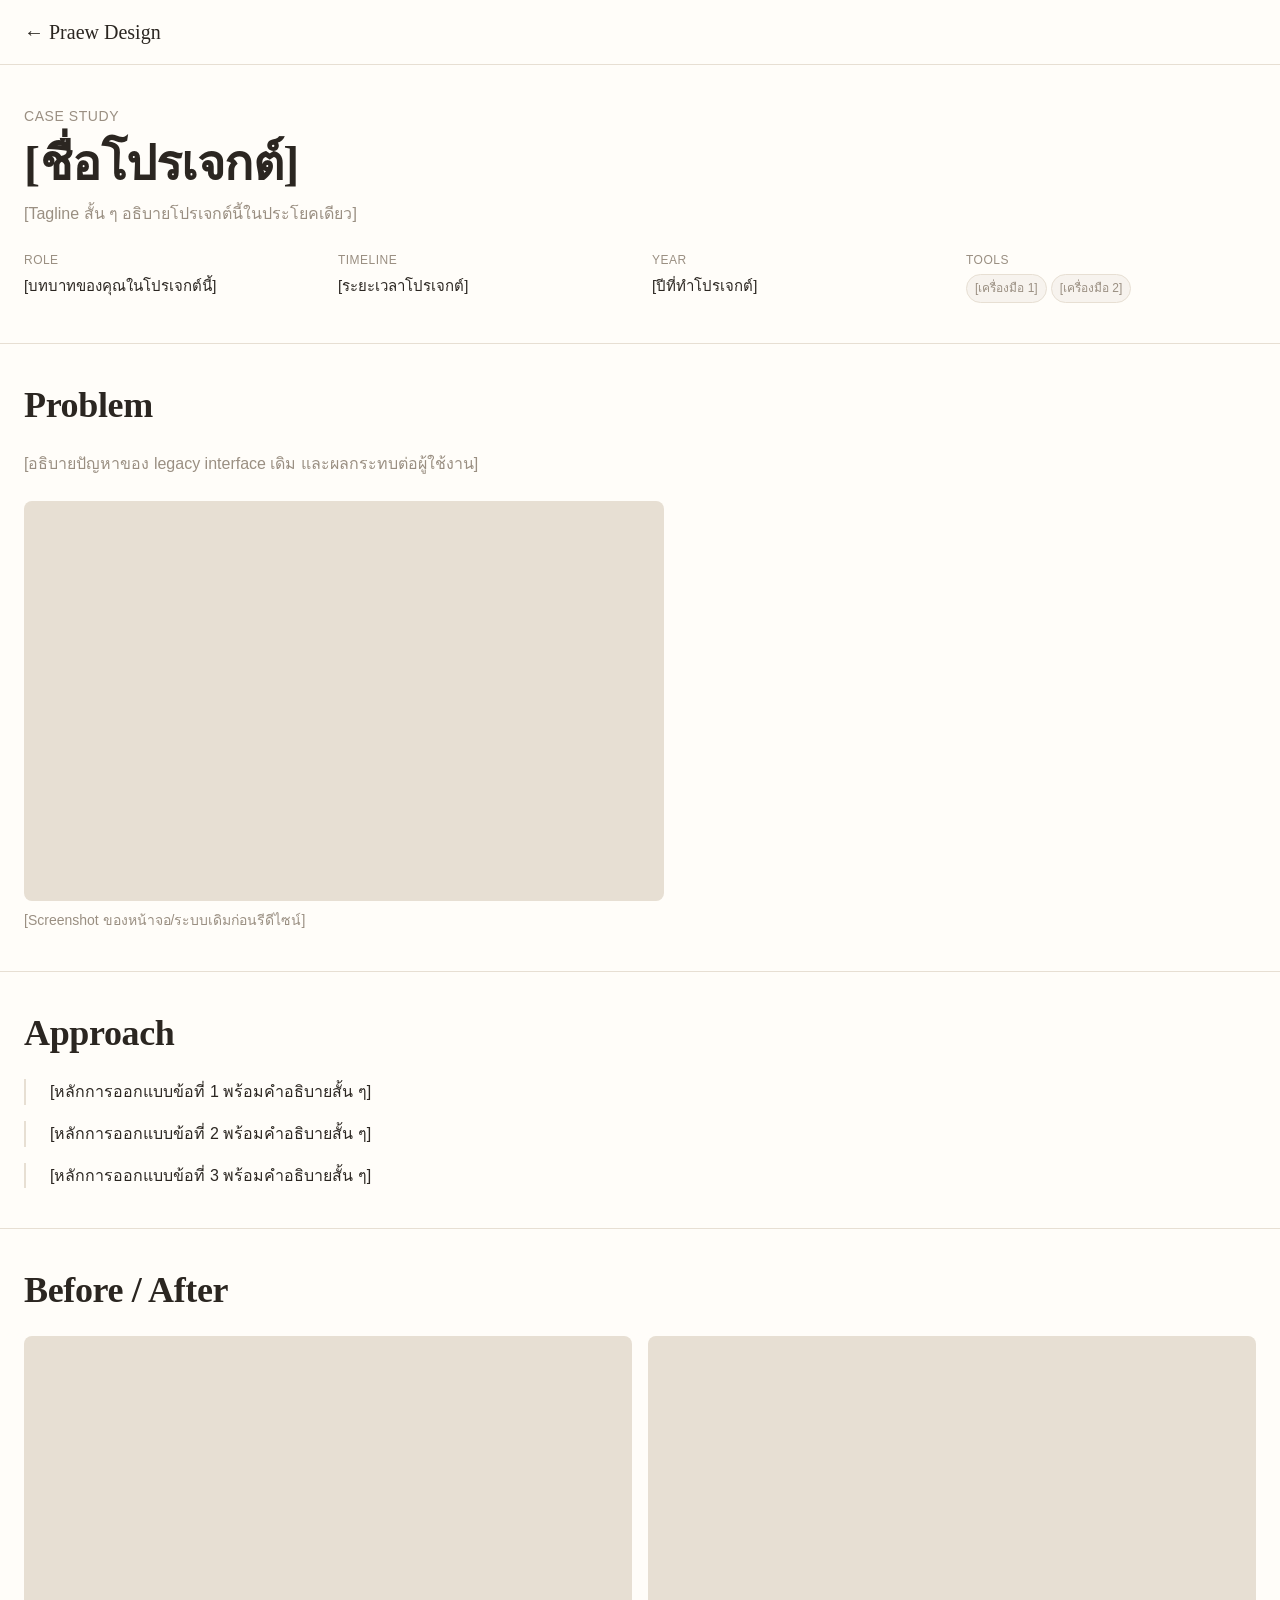
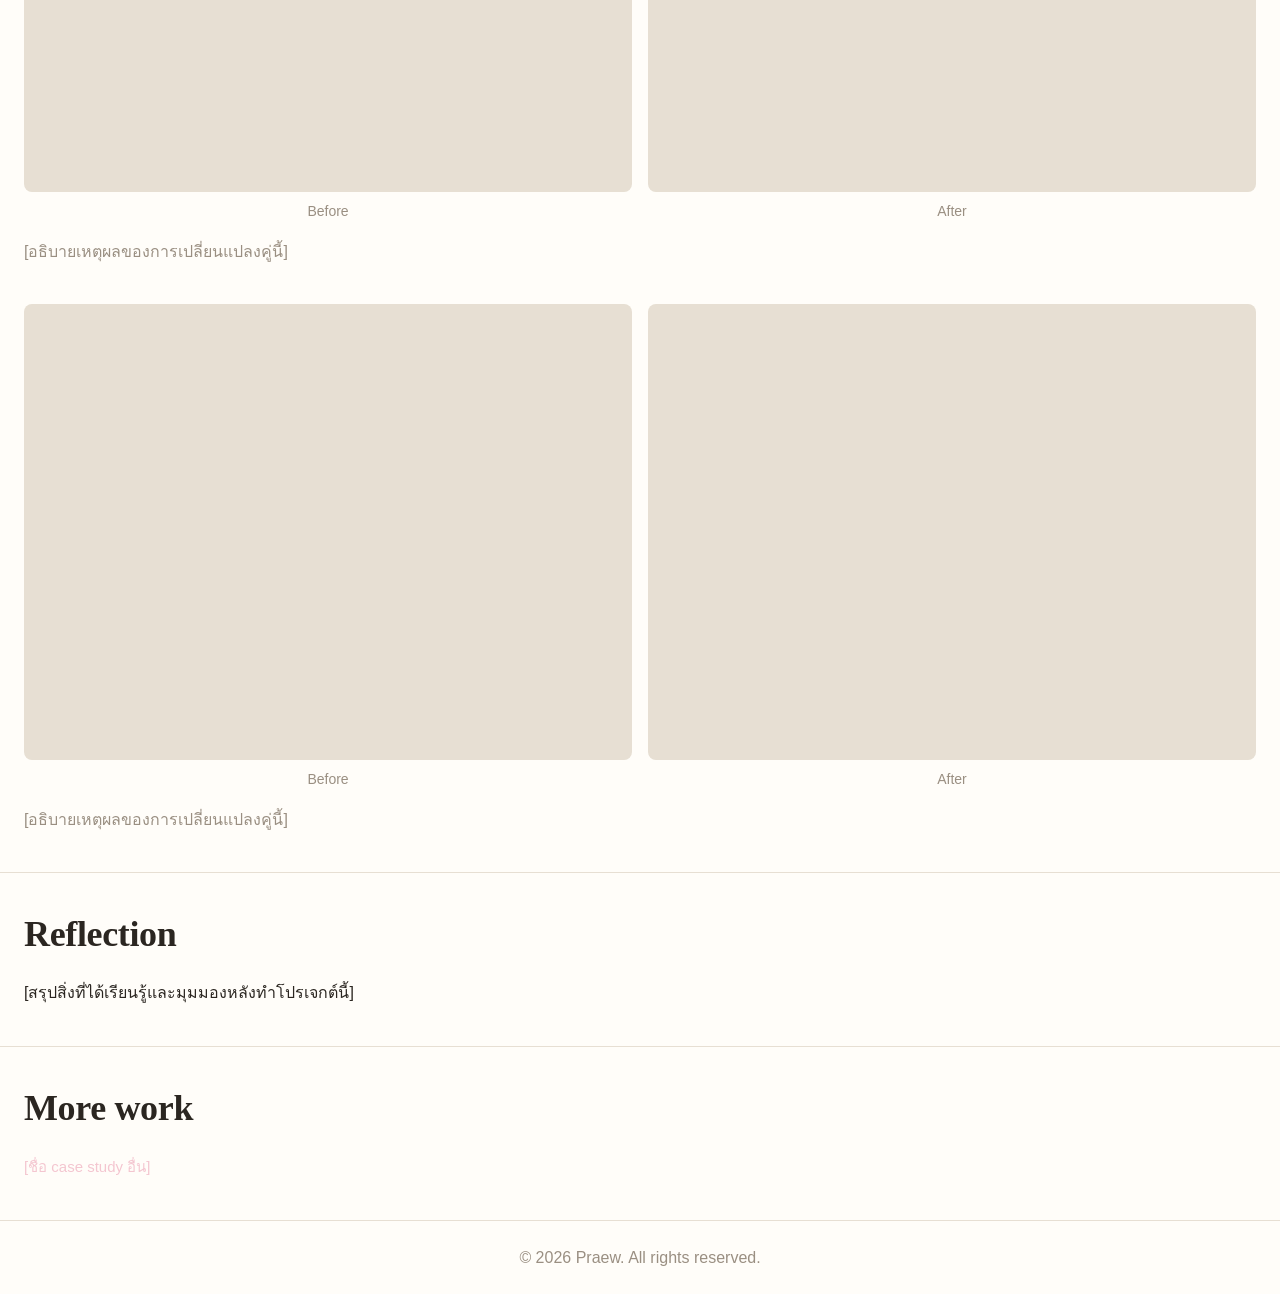
<file: praewdesign/work/templates/template-redesign-rationale.html>
<!DOCTYPE html>
<html lang="th">
  <head>
    <meta charset="UTF-8" />
    <meta name="viewport" content="width=device-width, initial-scale=1.0" />
    <title>[ชื่อโปรเจกต์] — Praew Design</title>
    <link rel="stylesheet" href="../../assets/css/tokens.css" />
    <link rel="stylesheet" href="../../assets/css/reset.css" />
    <link rel="stylesheet" href="../../assets/css/style.css" />
  </head>
  <body>
    <nav class="navbar">
      <a href="../../index.html" class="navbar__brand">&larr; Praew Design</a>
    </nav>

    <main>
      <!-- Header -->
      <header class="case-header">
        <p class="case-header__eyebrow">Case Study</p>
        <h1 class="case-header__title">[ชื่อโปรเจกต์]</h1>
        <p class="case-header__tagline">
          [Tagline สั้น ๆ อธิบายโปรเจกต์นี้ในประโยคเดียว]
        </p>
        <dl class="case-header__meta">
          <div class="case-header__meta-item">
            <dt>Role</dt>
            <dd>[บทบาทของคุณในโปรเจกต์นี้]</dd>
          </div>
          <div class="case-header__meta-item">
            <dt>Timeline</dt>
            <dd>[ระยะเวลาโปรเจกต์]</dd>
          </div>
          <div class="case-header__meta-item">
            <dt>Year</dt>
            <dd>[ปีที่ทำโปรเจกต์]</dd>
          </div>
          <div class="case-header__meta-item">
            <dt>Tools</dt>
            <dd>
              <ul class="tag-list">
                <li class="tag">[เครื่องมือ 1]</li>
                <li class="tag">[เครื่องมือ 2]</li>
              </ul>
            </dd>
          </div>
        </dl>
      </header>

      <!-- Problem -->
      <section class="case-section" id="problem">
        <h2 class="case-section__heading">Problem</h2>
        <p class="case-section__intro">
          [อธิบายปัญหาของ legacy interface เดิม และผลกระทบต่อผู้ใช้งาน]
        </p>
        <figure class="legacy-screenshot">
          <div class="image-grid__media" aria-hidden="true"></div>
          <figcaption class="image-grid__caption">
            [Screenshot ของหน้าจอ/ระบบเดิมก่อนรีดีไซน์]
          </figcaption>
        </figure>
      </section>

      <!-- Approach -->
      <section class="case-section" id="approach">
        <h2 class="case-section__heading">Approach</h2>
        <ul class="principle-list">
          <li class="principle-list__item">
            [หลักการออกแบบข้อที่ 1 พร้อมคำอธิบายสั้น ๆ]
          </li>
          <li class="principle-list__item">
            [หลักการออกแบบข้อที่ 2 พร้อมคำอธิบายสั้น ๆ]
          </li>
          <li class="principle-list__item">
            [หลักการออกแบบข้อที่ 3 พร้อมคำอธิบายสั้น ๆ]
          </li>
        </ul>
      </section>

      <!-- Before / After -->
      <section class="case-section" id="before-after">
        <h2 class="case-section__heading">Before / After</h2>
        <div class="before-after-list">
          <div class="before-after">
            <div class="before-after__images">
              <figure class="before-after__panel">
                <div class="before-after__media" aria-hidden="true"></div>
                <figcaption class="before-after__caption">Before</figcaption>
              </figure>
              <figure class="before-after__panel">
                <div class="before-after__media" aria-hidden="true"></div>
                <figcaption class="before-after__caption">After</figcaption>
              </figure>
            </div>
            <p class="before-after__note">
              [อธิบายเหตุผลของการเปลี่ยนแปลงคู่นี้]
            </p>
          </div>
          <div class="before-after">
            <div class="before-after__images">
              <figure class="before-after__panel">
                <div class="before-after__media" aria-hidden="true"></div>
                <figcaption class="before-after__caption">Before</figcaption>
              </figure>
              <figure class="before-after__panel">
                <div class="before-after__media" aria-hidden="true"></div>
                <figcaption class="before-after__caption">After</figcaption>
              </figure>
            </div>
            <p class="before-after__note">
              [อธิบายเหตุผลของการเปลี่ยนแปลงคู่นี้]
            </p>
          </div>
        </div>
      </section>

      <!-- Reflection -->
      <section class="case-section" id="reflection">
        <h2 class="case-section__heading">Reflection</h2>
        <p>[สรุปสิ่งที่ได้เรียนรู้และมุมมองหลังทำโปรเจกต์นี้]</p>
      </section>
    </main>

    <!-- Related work: ลิงก์ไป case study อื่น ๆ -->
    <footer class="related-work">
      <h2 class="related-work__heading">More work</h2>
      <ul class="related-work__list">
        <li>
          <a class="related-work__link" href="[ลิงก์ case study อื่น]"
            >[ชื่อ case study อื่น]</a
          >
        </li>
      </ul>
    </footer>

    <footer class="site-footer">
      <p>&copy; 2026 Praew. All rights reserved.</p>
    </footer>
  </body>
</html>
</file>
<file: praewdesign/css/tokens.css>
/* ============================================
   DESIGN TOKENS — single source of truth for every
   color, font, spacing and timing value on the site.
   Loaded first, by every page.
   ============================================ */
:root {
  /* --- homepage palette --- */
  --pink-bg: url('../assets/hero/hero-bg-gingham.png');
  --cream: #FEF3E1;
  --blue: none;
  --footer-pink: #E884A0;
  --teal-text: #0F8A90;
  --light-blue-text: #92E5ED;
  --caption-pink: #E985A1;

  /* --- fonts --- */
  --font-display: 'Bodoni 72', serif;
  --font-script: 'Pacifico', cursive;
  --font-pixel: 'Pixelify Sans', monospace;
  --font-body: 'Source Serif Pro', serif;

  /* --- entrance-animation system (.anim-rise / .anim-pop / .anim-handwrite) --- */
  --dur: 800ms;
  --dist: 16px;
  --pop-dur: 700ms;
  --handwrite-dur: 1000ms;
  --ease-smooth: cubic-bezier(0.22, 1, 0.36, 1);
  --ease-pop: cubic-bezier(0.34, 1.56, 0.64, 1);
  --stagger: 120ms;
  --mobile-scale: 1;

  /* --- project-template tokens --- */
  --pj-bg: #FFFDFA;
  --pj-card-bg: #FFFFFF;
  --pj-card-border: #EFE8DF;
  --pj-card-shadow: 0 2px 12px rgba(60, 40, 20, 0.05);
  --pj-card-radius: 16px;
  --pj-card-pad: 24px;
  --pj-well: #F6F3EF;
  --pj-marker: var(--teal-text);
  --pj-pink-text: #C2456E;
  --pj-title-color: #2C2C2C;
  --pj-gap: 24px;
  --pj-section-gap: 96px;
  --pj-title-gap: 24px;
  --pj-container: 940px;
  --pj-text-max: 720px;

  /* --- Design Process dark band (project pages) --- */
  --pj-dark-edge: #0F241B;
  --pj-dark-glow: #438067;
  --pj-dark-base: #1E4E3E;
  --pj-dark-title: #DDF5EE;
  --pj-dark-text: #FFFFFF;
  --pj-dark-accent: #7FD3C0;
}

@media (max-width: 768px) {
  :root {
    --dur: 640ms;
    --dist: 12.8px;
    --pop-dur: 560ms;
    --handwrite-dur: 800ms;
    --stagger: 96ms;
    --mobile-scale: 0.8;
    --pj-section-gap: 64px;
  }
}
</file>
<file: praewdesign/css/base.css>
/* ============================================
   BASE — reset, fonts, generic heading/link/focus
   defaults. Loaded by every page, after tokens.css.
   ============================================ */

* { box-sizing: border-box; margin: 0; padding: 0; }

html {
  scroll-behavior: smooth;
  overflow-x: clip;
}

body {
  font-family: var(--font-body);
  overflow-x: clip;
}

img { max-width: 100%; display: block; }

a { text-decoration: none; color: inherit; }

.visually-hidden {
  position: absolute !important;
  width: 1px;
  height: 1px;
  padding: 0;
  margin: -1px;
  overflow: hidden;
  clip: rect(0, 0, 0, 0);
  white-space: nowrap;
  border: 0;
}
</file>
<file: praewdesign/css/components.css>
/* ============================================
   COMPONENTS — building blocks shared by 2+ pages:
   heading-pair, wave dividers, footer, resume button.
   Loaded after base.css.
   ============================================ */

/* ---------- heading pair: "Main + Script" style ----------
   used by: homepage hero (Praew/Kranrawee), projects
   (My Latest/Project), about (About/Me) ---------- */
.heading-pair {
  position: relative;
  display: inline-block;
}
.heading-main {
  display: block;
  font-family: var(--font-display);
  color: var(--teal-text);
  line-height: 1;
  margin: 0;
  white-space: nowrap;
}
.heading-script {
  display: block;
  font-family: var(--font-script);
  color: var(--light-blue-text);
  -webkit-text-stroke: 4px var(--teal-text);
  paint-order: stroke fill;
  line-height: 1;
  margin: 0;
  margin-top: -0.12em;
  margin-left: var(--script-offset, 0px);
  white-space: nowrap;
}

/* ---------- wave dividers ---------- */
.wave-top,
.wave-bottom {
  position: absolute;
  left: 0;
  width: 100%;
  height: auto;
  z-index: 10;
  pointer-events: none;
  line-height: 0;
}
.wave-top {
  top: 0;
  transform: translateY(-99%);
}
.wave-bottom {
  bottom: 0;
  transform: translateY(99%);
}
.wave-top img,
.wave-bottom img {
  width: 100%;
  height: auto;
  display: block;
}

/* ---------- footer ---------- */
.footer {
  position: relative;
  background-color: var(--footer-pink);
  padding-bottom: 48px;
}

.footer-tomato {
  position: absolute;
  left: 0;
  right: 0;
  margin-inline: auto;
  top: -139.8px;
  width: 370px;
  height: auto;
  z-index: 15;
}

.footer-inner {
  position: relative;
  z-index: 20;
  max-width: 1130px;
  margin: 0 auto;
  padding: 130px 0 0;
}

.footer-title {
  font-family: var(--font-display);
  color: var(--light-blue-text);
  font-size: clamp(32px, 8.75vw, 126px);
  line-height: 1;
  margin: 0;
  text-align: center;
  white-space: nowrap;
  word-spacing: 0.3em;
}
.footer-title .anim-rise {
  display: inline-block;
}

/* optional subline under the footer title; empty/absent by default,
   a page opts in by adding the element with its own text */
.footer-subtitle {
  text-align: center;
  font-family: var(--font-display);
  font-weight: 700;
  font-size: 18px;
  color: #654334;
  margin: 12px 0 0;
}

.footer-contact {
  display: flex;
  justify-content: space-between;
  flex-wrap: wrap;
  gap: 16px;
  margin-top: 56px;
  font-family: var(--font-display);
  font-weight: 700;
  font-size: 22px;
  color: #654334;
}
.footer-link {
  position: relative;
  display: inline-block;
  cursor: pointer;
  padding-bottom: 6px;
}
.footer-link:focus-visible {
  outline: 3px solid var(--teal-text);
  outline-offset: 4px;
}
.link-underline {
  position: absolute;
  left: 0;
  bottom: -2px;
  width: 100%;
  height: 8px;
  overflow: visible;
}
.link-underline path {
  fill: none;
  stroke: currentColor;
  stroke-width: 2;
  stroke-dasharray: 1;
  stroke-dashoffset: 1;
}
@media (prefers-reduced-motion: no-preference) {
  .link-underline path {
    transition: stroke-dashoffset 0.4s ease;
  }
  .footer-link:active .link-underline path {
    stroke-dashoffset: 0;
  }
}
@media (prefers-reduced-motion: no-preference) and (hover: hover) {
  .footer-link:hover .link-underline path,
  .footer-link:focus-visible .link-underline path {
    stroke-dashoffset: 0;
  }
}
@media (prefers-reduced-motion: reduce) {
  .link-underline path {
    stroke-dashoffset: 1;
    opacity: 0;
  }
  .footer-link:hover .link-underline path,
  .footer-link:focus-visible .link-underline path,
  .footer-link:active .link-underline path {
    stroke-dashoffset: 0;
    opacity: 1;
  }
}

/* ---------- resume button (stacked shadow + front image, pop-in) ---------- */
.btn-resume {
  position: relative;
  display: inline-block;
  flex-shrink: 0;
  width: 252px;
  height: 123px;
  cursor: pointer;
}
.btn-resume:focus-visible {
  outline: 3px solid var(--teal-text);
  outline-offset: 4px;
}
.btn-resume-shadow {
  position: absolute;
  top: 0;
  left: 0;
  width: 252px;
  height: auto;
  z-index: 1;
  pointer-events: none;
}
.btn-resume-front {
  position: relative;
  display: block;
  width: 252px;
  height: auto;
  z-index: 2;
}
@media (prefers-reduced-motion: no-preference) {
  .btn-resume-front {
    transform-origin: 50% 0%;
    transition: transform 0.2s ease;
  }
  .btn-resume:active .btn-resume-front {
    transition: transform 0.05s ease;
    transform: translate(6px, 6px) rotate(0deg);
  }
}
@media (prefers-reduced-motion: no-preference) and (hover: hover) {
  .btn-resume:hover .btn-resume-front,
  .btn-resume:focus-visible .btn-resume-front {
    transform: translate(-2px, -2px) rotate(-1deg);
  }
}
@media (prefers-reduced-motion: reduce) {
  .btn-resume:hover .btn-resume-shadow,
  .btn-resume:focus-visible .btn-resume-shadow,
  .btn-resume:active .btn-resume-shadow {
    filter: brightness(0.82);
  }
}

/* ============================================
   SCENE — a full-width screenshot with a name above
   it and, optionally, a smaller "overlay" screenshot
   pinned to one of its corners. Use instead of the
   gallery-item card pattern when a screen deserves to
   stand alone rather than sit in a 2-col grid.
   ============================================ */
.pj-scene {
  margin-top: 72px;
}
.pj-scene:first-of-type { margin-top: 0; }
.pj-scene-head {
  display: grid;
  grid-template-columns: 4px 1fr;
  column-gap: 14px;
  align-items: stretch;
  margin: 0 0 20px;
}
/* the vertical bar spans both rows (title, description); the second row is
   empty and has no height when there is no description, so the bar is as tall
   as the title alone, or the title plus its description */
.pj-scene-head::before {
  content: '';
  grid-row: 1 / span 2;
  width: 4px;
  border-radius: 2px;
  background: var(--pj-pink-text);
}
.pj-scene-head > * { grid-column: 2; }
.pj-scene-title {
  font-family: var(--font-display);
  font-size: 24px;
  color: var(--pj-pink-text);
  line-height: 1.2;
  margin: 0;
}
.pj-scene-media {
  position: relative;
}
.pj-scene-media img {
  width: 100%;
  height: auto;
  display: block;
  border-radius: 12px;
  border: 1px solid var(--pj-card-border);
  box-shadow: 0 8px 32px rgba(40, 50, 80, 0.10);
}
.pj-scene-head .pj-scene-desc {
  margin: 4px 0 0;
  font-size: 15px;
  line-height: 1.5;
  color: #444;
}
.pj-scene > figcaption:not(.pj-scene-head) {
  margin-top: 12px;
  font-size: 15px;
  line-height: 1.5;
  color: #444;
}

/* the overlay screenshot pinned to a corner of the scene */
.pj-overlay {
  position: absolute;
  width: var(--ov-w, 30%);
  right: var(--ov-right, auto);
  left: var(--ov-left, auto);
  bottom: var(--ov-y, -40px);
  z-index: 2;
  margin: 0;
}
.pj-overlay img {
  box-shadow: 0 20px 48px rgba(20, 30, 70, 0.22);
}
.pj-overlay figcaption {
  position: absolute;
  top: 8px;
  left: 8px;
  background: #fff;
  color: #1c1c1c;
  font-size: 13px;
  font-weight: 700;
  border-radius: 999px;
  padding: 4px 12px;
  box-shadow: 0 2px 8px rgba(0, 0, 0, 0.12);
}
@media (max-width: 900px) {
  .pj-overlay { width: 46%; bottom: -32px; }
}

/* ============================================
   QUADRANTS — a 2x2 matrix on a dark panel (e.g. SWOT).
   Colors come only from the --pj-dark-* theme variables.
   No overflow:hidden, so the rounded corners are on the
   background itself and text can never be clipped. No aspect-ratio:
   when the lists are taller than the ratio, the browser freezes the two
   rows at different heights and the divider cuts through text.
   ============================================ */
.pj-quadrants {
  position: relative;
  display: grid;
  grid-template-columns: 1fr 1fr;
  grid-template-rows: 1fr 1fr;
  padding: 20px;
  border-radius: 24px;
  background: var(--pj-dark-base);
  color: var(--pj-dark-text);
  box-shadow: var(--pj-card-shadow);
  /* same system sans stack the coming-soon page uses; no webfont is loaded */
  font-family: -apple-system, BlinkMacSystemFont, 'Segoe UI', system-ui, sans-serif;
}
.pj-quadrants::before,
.pj-quadrants::after {
  content: '';
  position: absolute;
  pointer-events: none;
}
.pj-quadrants::before {
  left: calc(50% - 1px);
  top: 20px;
  bottom: 20px;
  width: 2px;
  background: color-mix(in srgb, var(--pj-dark-text) 28%, transparent);
}
.pj-quadrants::after {
  left: 20px;
  right: 20px;
  top: calc(50% - 1px);
  height: 2px;
  background: color-mix(in srgb, var(--pj-dark-accent) 60%, transparent);
}
.pj-quadrant {
  display: flex;
  flex-direction: column;
  gap: 14px;
  padding: 14px 18px;
  min-width: 0;
}
/* bottom row: list sits at the top of the cell, label at its very bottom */
.pj-quadrant:nth-child(n + 3) {
  flex-direction: column-reverse;
  justify-content: space-between;
}
.pj-quadrant:nth-child(odd) h3 { align-self: flex-start; }
.pj-quadrant:nth-child(even) h3 { align-self: flex-end; }
.pj-quadrant h3 {
  margin: 0;
  display: inline-block;
  padding: 4px 12px;
  border-radius: 2px;
  font-size: 12.5px;
  font-weight: 800;
  letter-spacing: 0.06em;
  line-height: 1.4;
  text-transform: uppercase;
  background: var(--pj-dark-accent);
  color: var(--pj-dark-edge);
}
.pj-quadrant ul {
  margin: 0;
  padding: 0;
  list-style: none;
  font-size: 14px;
  line-height: 1.5;
}
.pj-quadrant li {
  position: relative;
  padding-left: 16px;
  margin: 0 0 3px;
}
.pj-quadrant li::before {
  content: '';
  position: absolute;
  left: 3px;
  top: 0.6em;
  width: 5px;
  height: 5px;
  border-radius: 50%;
  background: var(--pj-dark-accent);
}
@media (max-width: 479px) {
  .pj-quadrants {
    grid-template-columns: 1fr;
    grid-template-rows: none;
  }
  .pj-quadrants::before,
  .pj-quadrants::after { display: none; }
  .pj-quadrant,
  .pj-quadrant:nth-child(n + 3) {
    flex-direction: column;
    justify-content: flex-start;
  }
  .pj-quadrant h3,
  .pj-quadrant:nth-child(even) h3 { align-self: flex-start; }
  .pj-quadrant + .pj-quadrant {
    border-top: 1px solid color-mix(in srgb, var(--pj-dark-text) 20%, transparent);
  }
}
</file>
<file: praewdesign/css/motion.css>
/* ============================================
   MOTION — entrance-animation system, shared by
   every page. Play-once, JS-driven (gated behind
   html.js so no-JS shows everything immediately).
   Loaded after components.css.
   ============================================ */

.js .anim-rise {
  opacity: 0;
  transform: translateY(var(--dist));
  transition: opacity var(--dur) var(--ease-smooth), transform var(--dur) var(--ease-smooth);
  transition-delay: calc(var(--delay, 0ms) * var(--mobile-scale));
}
.js .anim-rise.is-visible {
  opacity: 1;
  transform: translateY(0);
}

.js .anim-pop {
  --pop-scale: 0.85;
  --pop-y: 0px;
  --pop-rotate: -4deg;
  opacity: 0;
  transform: scale(var(--pop-scale)) translateY(var(--pop-y)) rotate(var(--pop-rotate));
  transition: opacity var(--pop-dur) var(--ease-pop), transform var(--pop-dur) var(--ease-pop);
  transition-delay: calc(var(--delay, 0ms) * var(--mobile-scale));
}
.js .anim-pop.is-visible {
  opacity: 1;
  transform: scale(1) translateY(0) rotate(0deg);
}

.js .anim-handwrite {
  clip-path: inset(-30% 100% -30% -30%);
  transition: clip-path var(--handwrite-dur) var(--ease-smooth);
  transition-delay: calc(var(--delay, 0ms) * var(--mobile-scale));
}
.js .anim-handwrite.is-visible {
  clip-path: inset(-30% -30% -30% -30%);
}

@media (prefers-reduced-motion: reduce) {
  .anim-rise,
  .anim-pop,
  .anim-handwrite {
    opacity: 1 !important;
    transform: none !important;
    clip-path: none !important;
    transition: none !important;
  }
}

/* ---- tilt-bounce: a wrapper settles into a fixed 5deg rotation with a
   spring overshoot (e.g. a tilted label dropping into place). The
   resting rotation is unconditional layout (applies with or without JS),
   not decoration — only the opacity/overshoot needs JS at all ---- */
.anim-tilt-bounce {
  transform: rotate(5deg);
  transform-origin: 100% 100%;
}
.js .anim-tilt-bounce {
  opacity: 0;
}
.js .anim-tilt-bounce.is-visible {
  animation: anim-tilt-bounce 1100ms var(--ease-smooth) calc(var(--delay, 0ms) * var(--mobile-scale)) both;
}
@keyframes anim-tilt-bounce {
  0%   { opacity: 0; transform: scale(0.7) rotate(-14deg); }
  18%  { opacity: 1; transform: scale(1.06) rotate(-14deg); }
  40%  { transform: scale(1.03) rotate(12deg); }
  58%  { transform: scale(1) rotate(1deg); }
  74%  { transform: rotate(8deg); }
  88%  { transform: rotate(4deg); }
  100% { opacity: 1; transform: scale(1) rotate(5deg); }
}
@media (prefers-reduced-motion: reduce) {
  .anim-tilt-bounce {
    opacity: 1 !important;
    animation: none !important;
    transform: rotate(5deg) !important;
  }
}

/* ---- typing effect (anim-type) ---- */
.anim-type-wrap {
  display: inline-block;
}
.anim-type-spacer {
  visibility: hidden;
}
.anim-type-visual {
  position: absolute;
  top: 0;
  left: 0;
  white-space: pre;
}
.anim-type-cursor {
  display: inline-block;
  width: 1ch;
  margin-left: 1px;
  background: currentColor;
  opacity: 0;
  vertical-align: baseline;
  transform: translateY(0.1em);
}
.anim-type-cursor.typing {
  opacity: 1;
}
.anim-type-cursor.done {
  animation: cursor-blink-fade 1.8s forwards;
}
@keyframes cursor-blink-fade {
  0%   { opacity: 1; }
  10%  { opacity: 0; }
  20%  { opacity: 1; }
  30%  { opacity: 0; }
  40%  { opacity: 1; }
  50%  { opacity: 0; }
  100% { opacity: 0; }
}
</file>
<file: praewdesign/css/home.css>
/* ============================================
   HOME — homepage-only layout (hero, projects grid,
   about). Loaded last, only by index.html.
   ============================================ */

.page { position: relative; width: 100%; }

/* ============================================
   HERO
   ============================================ */
.hero {
  position: relative;
  width: 100%;
  background-image: url('../assets/hero/hero-chocolate-drip.png'), var(--pink-bg);
  background-repeat: no-repeat, repeat;
  background-size: 100% auto, auto;
  background-position: top left, top left;
}

.hero-stage {
  position: relative;
  width: 100%;
  max-width: 1440px;
  margin: 0 auto;
  aspect-ratio: 1440 / 1024;
  background: none;
  container-type: inline-size;
  clip-path: inset(-100vh -100vw 0 -100vw);
}

.hero-envelope-collage {
  position: absolute;
  left: 19.791667%;
  top: 9.179688%;
  width: 61.180556%;
  z-index: 2;
}

.hero-cat {
  position: absolute;
  left: 10.169444%;
  top: 37.326172%;
  width: 14.940278%;
  transform: rotate(0deg);
  z-index: 4;
}

.hero-tomato-pack {
  position: absolute;
  left: 7.916667%;
  top: 58.007813%;
  width: 16.111111%;
  z-index: 4;
}

.hero-mintchoc {
  position: absolute;
  left: 73.8%;
  top: 50.292969%;
  width: 19.5%;
  transform: rotate(0deg);
  z-index: 4;
}

.hero-uxui-label {
  position: absolute;
  left: 28.680556%;
  top: 71.289063%;
  width: 44.513889%;
  z-index: 6;
}

.hero-text {
  position: absolute;
  white-space: nowrap;
  line-height: 1;
  margin: 0;
}

.hero-portfolio {
  left: 7.916667%;
  top: 24.703125%;
  font-family: var(--font-pixel);
  font-size: 4.444444cqw;
  color: #3a2a1f;
  z-index: 5;
}

/* heading-pair size overrides per section */
.hero .heading-main { font-size: 6.666667cqw; }
.hero .heading-script { font-size: 4.444444cqw; }

.projects .heading-main,
.about .heading-main {
  font-size: clamp(32px, 6.666667vw, 96px);
}
.projects .heading-script,
.about .heading-script {
  font-size: clamp(20px, 4.444444vw, 64px);
}

.hero-name-heading {
  position: absolute;
  left: 74.236111%;
  top: 30.761719%;
  white-space: nowrap;
  z-index: 6;
}

/* hero-envelope-collage: bespoke fade/scale entrance (not one of the
   shared .anim-* classes, so its reduced-motion override lives here too) */
.js .hero-envelope-collage {
  opacity: 0.6;
  transform: scale(0.98);
  transition: opacity var(--dur) var(--ease-smooth), transform var(--dur) var(--ease-smooth);
}
.js .hero-envelope-collage.is-visible {
  opacity: 1;
  transform: scale(1);
}
@media (prefers-reduced-motion: reduce) {
  .hero-envelope-collage {
    opacity: 1 !important;
    transform: none !important;
  }
}

/* ============================================
   PROJECTS
   ============================================ */
.projects {
  position: relative;
  background-color: var(--cream);
  height: auto;
}

.projects-inner {
  position: relative;
  z-index: 1;
  max-width: 1130px;
  margin: 0 auto;
  padding: 14px 0 120px;
}

.projects-header {
  display: flex;
  justify-content: space-between;
  align-items: flex-end;
  margin-bottom: 64px;
}

.projects-title-heading .heading-script {
  margin-top: -0.05em;
}

.project-grid {
  display: grid;
  grid-template-columns: repeat(3, 1fr);
  column-gap: 88px;
  row-gap: 48px;
}

/* project card reveal delay by column (separate from --tilt) */
.project-card:nth-child(3n+1).anim-rise { --delay: 0ms; }
.project-card:nth-child(3n+2).anim-rise { --delay: 120ms; }
.project-card:nth-child(3n).anim-rise   { --delay: 240ms; }
@media (max-width: 900px) {
  .project-card:nth-child(2n+1).anim-rise { --delay: 0ms; }
  .project-card:nth-child(2n).anim-rise   { --delay: 120ms; }
}
@media (max-width: 560px) {
  .project-card.anim-rise { --delay: 0ms !important; }
}

.project-card:nth-child(3n+1) { --tilt: -1.5deg; }
.project-card:nth-child(3n+2) { --tilt: 1deg; }
.project-card:nth-child(3n)   { --tilt: -0.5deg; }

.project-card a {
  position: relative;
  display: block;
  cursor: pointer;
  transform-origin: 50% 0%;
}
.project-card a:focus-visible {
  outline: 3px solid var(--teal-text);
  outline-offset: 4px;
}
.project-card img {
  width: 100%;
  height: auto;
  display: block;
}
@media (prefers-reduced-motion: no-preference) {
  .project-card a {
    transition: transform 0.25s cubic-bezier(0.34, 1.56, 0.64, 1);
  }
  .project-card a::after {
    content: "";
    position: absolute;
    left: 6%;
    right: 6%;
    bottom: -14px;
    height: 24px;
    border-radius: 50%;
    background: radial-gradient(ellipse at center, rgba(0,0,0,0.28), transparent 70%);
    opacity: 0;
    z-index: -1;
    pointer-events: none;
    transition: opacity 0.25s cubic-bezier(0.34, 1.56, 0.64, 1);
  }
  .project-card a:active {
    transform: translateY(-2px) rotate(var(--tilt));
  }
  .project-card a:active::after {
    opacity: 1;
  }
}
@media (prefers-reduced-motion: no-preference) and (hover: hover) {
  .project-card a:hover,
  .project-card a:focus-visible {
    transform: translateY(-6px) rotate(var(--tilt));
  }
  .project-card a:hover::after,
  .project-card a:focus-visible::after {
    opacity: 1;
  }
}
@media (prefers-reduced-motion: reduce) {
  .project-card a:hover,
  .project-card a:focus-visible,
  .project-card a:active {
    box-shadow: 0 10px 22px rgba(0,0,0,0.32);
  }
}
.project-caption {
  margin-top: 12px;
  font-family: var(--font-body);
  font-style: italic;
  font-size: 12px;
  color: var(--caption-pink);
  text-align: center;
}

@media (max-width: 900px) {
  .project-grid {
    grid-template-columns: repeat(2, 1fr);
    column-gap: 32px;
  }
}

@media (max-width: 560px) {
  .project-grid {
    grid-template-columns: 1fr;
  }
  .projects-header {
    flex-direction: column;
    align-items: flex-start;
  }
  .btn-resume {
    margin-top: 24px;
  }
}

/* ============================================
   ABOUT
   ============================================ */
.about {
  position: relative;
  background-image: url('../assets/about/about-bg-stripe.png');
  background-repeat: repeat;
  padding-top: calc(7.361111vw + 80px);
  padding-bottom: 120px;
}

.about-inner {
  max-width: 1130px;
  margin: 0 auto;
  padding: 0 24px;
  display: grid;
  grid-template-columns: 1fr 530px;
  gap: 60px;
  align-items: center;
}

.about-left {
  position: relative;
}
.about-polaroids {
  width: 510px;
  max-width: 100%;
  height: auto;
  display: block;
}
.about-title-heading {
  position: absolute;
  left: -24px;
  top: 45px;
  z-index: 5;
}

.about-right {
  position: relative;
  background: var(--cream);
  border-radius: 20px;
  padding: 48px;
  width: 530px;
  max-width: 100%;
  box-shadow: 0 8px 24px rgba(0, 0, 0, 0.08);
}
.about-hi {
  font-family: var(--font-script);
  font-size: 24px;
  color: var(--teal-text);
  margin: 0 0 20px;
}
.about-right p {
  font-family: var(--font-body);
  font-weight: 700;
  font-size: 16px;
  line-height: 1.6;
  color: #2c2c2c;
  margin: 0 0 20px;
}
.about-right p:last-of-type {
  margin-bottom: 0;
}
.about-charm {
  display: block;
  width: 110px;
  height: auto;
  margin: 24px auto 0;
}

@media (max-width: 900px) {
  .about-inner {
    grid-template-columns: 1fr;
    justify-items: center;
    text-align: center;
  }
  .about-right {
    width: 100%;
  }
}
</file>
<file: praewdesign/css/project.css>
/* ============================================
   PROJECT — layout/components for /projects/*.html
   pages only. Everything shared with the homepage
   (tokens, reset, heading-pair, footer, wave dividers,
   the .anim-* motion system) lives in tokens.css,
   base.css, components.css and motion.css, loaded
   before this file.
   ============================================ */

body {
  color: #2c2c2c;
  background: var(--pj-bg);
}

/* <figure> has a UA-default `margin: 1em 40px` that this template has
   always rendered with (never explicitly reset); base.css's global
   `* { margin: 0 }` would otherwise silently change every image-card's
   spacing, so it's restored here explicitly. */
.pj-gallery-item {
  margin: 16px 40px;
}
/* full-width process cards (User journey map, User flow, Style guide):
   outer edges flush with the container — the 40px inset above is
   deliberately zeroed here so they line up with 2-col rows above them */
.pj-gallery-item--full {
  margin: var(--pj-gap) 0 0;
}
.pj-gallery-item--full .pj-gallery-media {
  aspect-ratio: auto;
  background: var(--pj-well);
  padding: 16px;
  border-radius: 12px;
}
.pj-gallery-item--full .pj-gallery-media img {
  width: 100%;
  height: auto;
}

/* per-position reveal delays */
.pj-meta-item:nth-child(1) { --delay: 0ms; }
.pj-meta-item:nth-child(2) { --delay: 120ms; }
.pj-meta-item:nth-child(3) { --delay: 240ms; }

.pj-goals li:nth-child(1) { --delay: 0ms; }
.pj-goals li:nth-child(2) { --delay: 120ms; }
.pj-goals li:nth-child(3) { --delay: 240ms; }

.pj-card:nth-child(1) { --delay: 0ms; }
.pj-card:nth-child(2) { --delay: 120ms; }
.pj-card:nth-child(3) { --delay: 240ms; }

.pj-ideate li:nth-child(1) { --delay: 0ms; }
.pj-ideate li:nth-child(2) { --delay: 120ms; }
.pj-ideate li:nth-child(3) { --delay: 240ms; }
.pj-ideate li:nth-child(4) { --delay: 360ms; }

.pj-gallery-item:nth-child(odd)  { --delay: 0ms; }
.pj-gallery-item:nth-child(even) { --delay: 120ms; }
.pj-gallery-item--multi { --delay: 0ms; }

/* ---------- focus ---------- */
a:focus-visible,
.pj-stepper a:focus-visible,
.pj-btn:focus-visible {
  outline: 3px solid var(--teal-text);
  outline-offset: 4px;
}

/* ---------- back button (top-left, capsule) ---------- */
.pj-back-top {
  position: absolute;
  top: 24px;
  left: 24px;
  z-index: 20;
  display: inline-flex;
  align-items: center;
  gap: 6px;
  min-height: 44px;
  padding: 12px 20px;
  border: 2px solid var(--teal-text);
  border-radius: 999px;
  background: #fff;
  font-family: var(--font-display);
  font-weight: 700;
  font-size: 14px;
  color: var(--teal-text);
  text-decoration: none;
  transition: transform 0.2s ease, box-shadow 0.2s ease;
}
.pj-back-top:hover,
.pj-back-top:focus-visible {
  transform: translateY(-2px);
  box-shadow: 0 6px 14px rgba(15, 138, 144, 0.25);
}

/* hero without a cover image: the Back button sits in the normal flow
   and the title follows after a fixed gap */
.pj-hero-body--flow { padding-top: 24px; }
.pj-back-top--flow {
  position: relative;
  top: auto;
  left: auto;
  display: flex;
  width: fit-content;
}
.pj-back-top--flow + .pj-title { margin-top: 72px; }
@media (max-width: 768px) {
  .pj-back-top--flow + .pj-title { margin-top: 40px; }
}

/* ---------- layout shells (only two widths on this template) ---------- */
.pj-col {
  max-width: var(--pj-container);
  margin: 0 auto;
  padding: 0 24px;
}
/* body text spans the container so its right edge lines up with the images,
   cards and scenes beside it; --pj-text-max now only sizes .pj-quote.
   .pj-prose stays in the markup as the "running text" marker */
.pj-prose { max-width: none; }

/* line breaking: running text and lists avoid short last lines, headings
   and captions balance. Quotes and stepper labels keep their own wrapping. */
.pj-col :is(p, li):not(.pj-quote *, .pj-stepper *) { text-wrap: pretty; }
.pj-col :is(h1, h2, h3, figcaption) { text-wrap: balance; }

.pj-section {
  margin-top: var(--pj-section-gap);
}
.pj-section:first-of-type { margin-top: 0; }

/* ---------- hero (full-bleed cover-photo variant) ---------- */
.pj-hero-cover {
  position: relative;
}
.pj-hero-cover-crop {
  position: relative;
  width: 100%;
  max-height: 480px;
  overflow: hidden;
}
.pj-hero-cover-crop img,
.pj-hero-cover-crop .pj-img-fallback {
  width: 100%;
  height: auto;
  max-height: 480px;
  object-fit: cover;
  object-position: top;
  display: block;
}
.pj-hero-cover-crop .pj-img-fallback {
  aspect-ratio: 3 / 1;
  min-height: 220px;
}

.pj-hero-body { padding-top: 48px; }

.pj-title {
  font-family: var(--font-display);
  color: var(--pj-title-color);
  font-size: 72px;
  line-height: 1.1;
  margin: 0 0 var(--pj-title-gap);
}
@media (max-width: 560px) {
  .pj-title { font-size: 48px; }
}
/* the line right under the project name shares its color */
.pj-title + .pj-lead { color: var(--pj-title-color); }

.pj-lead {
  font-size: 20px;
  font-weight: 400;
  color: var(--teal-text);
  line-height: 1.5;
  margin: 0 0 16px;
}
.pj-body-text {
  font-size: 17px;
  line-height: 1.7;
  color: #333;
  margin: 0 0 32px;
}

/* ---------- meta ---------- */
.pj-meta {
  display: grid;
  grid-template-columns: repeat(3, 1fr);
  gap: var(--pj-gap);
  margin: 0;
  padding: 0;
  list-style: none;
}
.pj-meta-item {
  text-align: center;
}
.pj-meta-item dt {
  font-size: 13px;
  text-transform: uppercase;
  letter-spacing: 0.06em;
  color: var(--pj-pink-text);
  margin: 0 0 6px;
  font-weight: 700;
}
.pj-meta-item dd {
  margin: 0;
  font-size: 20px;
  font-weight: 700;
  color: var(--teal-text);
}
@media (max-width: 900px) {
  .pj-meta { grid-template-columns: 1fr; }
}

/* 6-card meta grid (3x2): its own breakpoints, since the plain
   3-card .pj-meta above collapses straight to 1 column at 900px */
.pj-meta--6 { grid-template-columns: repeat(3, 1fr); }
.pj-meta--6 .pj-meta-item:nth-child(3n+1) { --delay: 0ms; }
.pj-meta--6 .pj-meta-item:nth-child(3n+2) { --delay: 120ms; }
.pj-meta--6 .pj-meta-item:nth-child(3n+3) { --delay: 240ms; }
@media (max-width: 900px) {
  .pj-meta--6 { grid-template-columns: 1fr 1fr; }
}
@media (max-width: 560px) {
  .pj-meta--6 { grid-template-columns: 1fr; }
}

/* 4-card meta grid (4 columns, 2 under 900px, 1 under 560px) */
.pj-meta--4 { grid-template-columns: repeat(4, 1fr); }
.pj-meta--4 .pj-meta-item:nth-child(1) { --delay: 0ms; }
.pj-meta--4 .pj-meta-item:nth-child(2) { --delay: 120ms; }
.pj-meta--4 .pj-meta-item:nth-child(3) { --delay: 240ms; }
.pj-meta--4 .pj-meta-item:nth-child(4) { --delay: 360ms; }
@media (max-width: 900px) {
  .pj-meta--4 { grid-template-columns: 1fr 1fr; }
}
@media (max-width: 560px) {
  .pj-meta--4 { grid-template-columns: 1fr; }
}

/* ---------- section headings (all h2 share one size/position;
   the 4 numbered ones add a script-font index before the text) ---------- */
.pj-section-heading {
  display: flex;
  align-items: baseline;
  gap: 12px;
  margin: 0 0 var(--pj-title-gap);
}
.pj-section-num {
  font-family: var(--font-script);
  font-size: 40px;
  color: var(--pj-pink-text);
  line-height: 1;
}
.pj-section-heading h2 {
  font-family: var(--font-display);
  font-size: 40px;
  color: var(--teal-text);
  margin: 0;
  line-height: 1.1;
}
.pj-section > h2:only-child,
.pj-section > h2:first-child,
.pj-trio h2,
.pj-hero-body h2 {
  font-family: var(--font-display);
  font-size: 40px;
  color: var(--teal-text);
  margin: 0 0 var(--pj-title-gap);
}
.pj-hero-body h2 { margin-top: calc(var(--pj-gap) * 2); }
@media (max-width: 768px) {
  .pj-section-num,
  .pj-section-heading h2,
  .pj-section > h2,
  .pj-trio h2,
  .pj-hero-body h2 { font-size: 32px; }
}

.pj-section h3 { margin: 0; }
.pj-section p { font-size: 17px; line-height: 1.7; margin: 0 0 16px; }

/* ---------- one card look, used everywhere ---------- */
.pj-meta-item,
.pj-card,
.pj-card-simple,
.pj-goals li,
.pj-ideate li,
.pj-gallery-item,
.pj-learned {
  background: var(--pj-card-bg);
  border: 1px solid var(--pj-card-border);
  border-radius: var(--pj-card-radius);
  box-shadow: var(--pj-card-shadow);
  padding: var(--pj-card-pad);
}

.pj-card-simple p:last-child { margin-bottom: 0; }
.pj-card-simple h3 {
  margin: 24px 0 8px;
  font-family: var(--font-display);
  font-weight: 700;
  font-size: 18px;
  color: #1c1c1c;
}
.pj-card-simple h3:first-child { margin-top: 0; }
.pj-card-simple ul { margin: 0; padding: 0; list-style: none; }

/* shared bullet marker: a plain dot, same color, everywhere a list appears */
.pj-goals li,
.pj-ideate li,
.pj-card ul li,
.pj-card-simple ul li,
.pj-learned li {
  display: flex;
  align-items: flex-start;
  gap: 12px;
  font-size: 16px;
  line-height: 1.6;
}
.pj-goals li::before,
.pj-ideate li::before,
.pj-card ul li::before,
.pj-card-simple ul li::before,
.pj-learned li::before {
  content: '';
  flex: 0 0 auto;
  width: 8px;
  height: 8px;
  margin-top: 0.55em;
  border-radius: 50%;
  background: var(--pj-marker);
}

/* ---------- goals: 2-col layout (cards left, 02-mobile.webp right) ---------- */
.pj-goals-layout {
  display: grid;
  grid-template-columns: 1fr 360px;
  gap: 48px;
  align-items: center;
}
.pj-goals {
  list-style: none;
  margin: 0;
  padding: 0;
  display: flex;
  flex-direction: column;
  gap: var(--pj-gap);
}
.pj-goals-image {
  width: 100%;
  height: auto;
  max-height: 520px;
  object-fit: contain;
}
@media (max-width: 900px) {
  .pj-goals-layout { grid-template-columns: 1fr; }
  .pj-goals-image { max-width: 300px; margin: 0 auto; }
}

/* ---------- design process stepper ---------- */
.pj-stepper {
  display: flex;
  align-items: center;
  gap: 0;
  margin-top: 28px;
  flex-wrap: wrap;
}
.pj-stepper a,
.pj-stepper-step {
  display: inline-flex;
  align-items: center;
  justify-content: center;
  flex: 1 1 0;
  min-width: 120px;
  min-height: 44px;
  padding: 12px 22px;
  border: 2px solid var(--teal-text);
  border-radius: 999px;
  background: #fff;
  color: var(--teal-text);
  font-family: var(--font-display);
  font-weight: 700;
  font-size: 15px;
  text-decoration: none;
  transition: transform 0.2s ease;
  white-space: nowrap;
}
.pj-stepper a:hover { transform: translateY(-2px); }
/* static variant (data-static): an <ol> that only illustrates the steps.
   Its steps are plain <li>, so no focus, no hover and no pointer cursor;
   the connector stays centered between the capsules in both directions */
.pj-stepper[data-static] { list-style: none; }
.pj-stepper-line {
  flex: 1;
  min-width: 16px;
  border-top: 2px dashed var(--teal-text);
  margin: 0 8px;
}
@media (max-width: 560px) {
  .pj-stepper[data-static] .pj-stepper-line { margin: 4px auto; }
  .pj-stepper { flex-direction: column; align-items: stretch; }
  .pj-stepper a,
  .pj-stepper-step { flex: none; }
  .pj-stepper-line { width: 2px; min-height: 16px; border-top: none; border-left: 2px dashed var(--teal-text); margin: 4px 0 4px 20px; }
}

/* ---------- Design Process: full-bleed dark band ---------- */
.pj-band {
  width: 100%;
  background:
    radial-gradient(ellipse 45% 75% at 50% 20%, var(--pj-dark-glow) 0%, transparent 100%),
    linear-gradient(180deg, var(--pj-dark-edge) 0%, var(--pj-dark-base) 100%);
  padding: 72px 0;
}
@media (max-width: 768px) {
  .pj-band { padding: 48px 0; }
}
.pj-band h2 {
  font-family: var(--font-display);
  font-size: 40px;
  color: var(--pj-dark-title);
  margin: 0 0 var(--pj-title-gap);
}
.pj-band p {
  font-size: 18px;
  line-height: 1.7;
  color: var(--pj-dark-text);
  margin: 0;
}
@media (max-width: 768px) {
  .pj-band h2 { font-size: 32px; }
}
.pj-band .pj-band-role-label {
  font-size: 13px;
  text-transform: uppercase;
  letter-spacing: 0.06em;
  color: var(--pj-dark-accent);
  font-weight: 700;
  margin: 0 0 4px;
}
.pj-band .pj-band-role-text {
  font-size: 20px;
  line-height: 1.6;
  color: var(--pj-dark-text);
  margin: 0 0 20px;
}
.pj-band .pj-stepper {
  justify-content: center;
  margin-top: 40px;
}
.pj-band .pj-stepper-line {
  border-top-color: var(--pj-dark-accent);
  max-width: 56px;
}
@media (max-width: 560px) {
  .pj-band .pj-stepper-line { border-left-color: var(--pj-dark-accent); }
}

/* ---------- pj-band process with a method list under each step
   (e.g. Double Diamond: capsule + list of methods per column) ---------- */
.pj-method {
  display: grid;
  grid-template-columns: repeat(4, 1fr);
  column-gap: 64px;
  align-items: start;
  margin-top: 40px;
}
.pj-method-col {
  position: relative;
  display: flex;
  flex-direction: column;
  align-items: flex-start;
}
/* dashed connector: a pseudo-element of the column itself, inset 12px
   from each capsule, vertically centered on the (48px-tall) capsule —
   never a separate element, never absolute-from-container */
.pj-method-col:not(:last-child)::after {
  content: '';
  position: absolute;
  top: 24px;
  left: calc(100% + 12px);
  width: calc(64px - 24px);
  border-top: 2px dashed var(--pj-dark-accent);
}
@media (max-width: 900px) {
  .pj-method-col::after { display: none; }
}
.pj-band .pj-stepper a,
.pj-band .pj-stepper-step,
.pj-band .pj-method-step {
  background: #fff;
  border: 2px solid var(--pj-dark-accent);
  color: var(--pj-dark-edge);
}
.pj-band .pj-stepper a,
.pj-band .pj-stepper-step { padding: 12px 28px; }
.pj-method-step {
  display: flex;
  align-items: center;
  justify-content: center;
  width: 100%;
  height: 48px;
  border-radius: 999px;
  font-family: var(--font-display);
  font-weight: 700;
  font-size: 15px;
  text-decoration: none;
  white-space: nowrap;
  transition: transform 0.2s ease;
}
.pj-method-step:hover { transform: translateY(-2px); }
.pj-band .pj-stepper a:focus-visible,
.pj-method-step:focus-visible {
  outline: 3px solid var(--pj-dark-title);
  outline-offset: 4px;
}
.pj-method-list {
  list-style: none;
  margin: 16px 0 0;
  padding: 0;
}
.pj-method-list li {
  position: relative;
  padding-left: 16px;
  color: var(--pj-dark-text);
  font-size: 16px;
  line-height: 1.6;
  margin-bottom: 8px;
}
.pj-method-list li:last-child { margin-bottom: 0; }
.pj-method-list li::before {
  content: '';
  position: absolute;
  left: 0;
  top: 0.6em;
  width: 6px;
  height: 6px;
  border-radius: 50%;
  background: var(--pj-dark-accent);
}
@media (max-width: 900px) {
  .pj-method { grid-template-columns: 1fr 1fr; }
}
@media (max-width: 560px) {
  .pj-method { grid-template-columns: 1fr; }
}

/* ---------- define: 3 equal-height cards (or 2, via .pj-cards--2) ---------- */
.pj-cards {
  display: grid;
  grid-template-columns: repeat(3, 1fr);
  gap: var(--pj-gap);
  align-items: stretch;
}
.pj-cards--2 { grid-template-columns: 1fr 1fr; }
.pj-card h3 {
  margin: 0 0 14px;
  font-family: var(--font-display);
  font-weight: 700;
  font-size: 18px;
  color: #1c1c1c;
}
.pj-card ul { margin: 0; padding: 0; list-style: none; }
.pj-card ul li,
.pj-card-simple ul li { margin-bottom: 12px; }
.pj-card ul li:last-child,
.pj-card-simple ul li:last-child { margin-bottom: 0; }
@media (max-width: 900px) {
  .pj-cards { grid-template-columns: 1fr; }
}

/* a divider + labelled sub-group inside a card, e.g. Problem's
   "Expected benefits" list beneath the main list */
.pj-card-divider {
  border-top: 1px solid var(--pj-card-border);
  margin: 16px 0;
}
.pj-card .pj-card-subhead {
  font-size: 13px;
  text-transform: uppercase;
  letter-spacing: 0.06em;
  color: var(--pj-pink-text);
  font-weight: 700;
  margin: 0 0 8px;
}

/* ---------- ideate: 2x2 equal-height cards ---------- */
.pj-ideate {
  list-style: none;
  margin: 0;
  padding: 0;
  display: grid;
  grid-template-columns: 1fr 1fr;
  gap: var(--pj-gap);
  align-items: stretch;
}
@media (max-width: 900px) {
  .pj-ideate { grid-template-columns: 1fr; }
}

/* ---------- zoomable images (lightbox triggers) ---------- */
.pj-zoom-btn {
  display: block;
  width: 100%;
  border: 0;
  margin: 0;
  padding: 0;
  background: none;
  cursor: zoom-in;
  text-align: inherit;
  font: inherit;
}
.pj-zoom-btn img { transition: transform 0.25s var(--ease-pop, ease), box-shadow 0.25s ease; }
@media (hover: hover) and (prefers-reduced-motion: no-preference) {
  .pj-zoom-btn:hover img,
  .pj-zoom-btn:focus-visible img {
    transform: translateY(-4px);
    box-shadow: 0 10px 22px rgba(0, 0, 0, 0.24);
  }
}
.pj-zoom-btn:focus-visible {
  outline: 3px solid var(--teal-text);
  outline-offset: 4px;
}
/* bare variant: for images with transparent corners (devices, multi-screen
   shots): no frame, no border and no shadow, not even on hover */
.pj-zoom-btn--bare img { width: 100%; height: auto; border: 0; border-radius: 0; box-shadow: none; }
.pj-zoom-btn--bare:hover img,
.pj-zoom-btn--bare:focus-visible img { box-shadow: none; }

/* ---------- image cards: one pattern for every figure on the page
   (gallery grid, User Flow) — well + name + description ---------- */
.pj-gallery {
  display: grid;
  grid-template-columns: 1fr 1fr;
  gap: var(--pj-gap);
}
.pj-gallery-item {
  display: flex;
  flex-direction: column;
}
.pj-gallery-media {
  display: block;
  background: var(--pj-well);
  padding: 16px;
  border-radius: 12px;
  aspect-ratio: 16 / 10;
}
.pj-gallery-media img,
.pj-gallery-media .pj-img-fallback {
  width: 100%;
  height: 100%;
  object-fit: contain;
  display: block;
}
.pj-gallery-item figcaption {
  flex: 1;
  display: flex;
  flex-direction: column;
  justify-content: center;
  margin-top: 16px;
}
.pj-gallery-item .pj-gallery-name {
  display: block;
  font-weight: 700;
  font-size: 18px;
  margin-bottom: 4px;
}
.pj-gallery-item .pj-gallery-desc {
  display: block;
  font-size: 15px;
  color: #444;
  line-height: 1.5;
}
.pj-gallery-item--multi { grid-column: 1 / -1; }
.pj-gallery-item--plain figcaption {
  flex: none;
  margin-top: 0;
  margin-bottom: 16px;
}
.pj-gallery-multi {
  display: grid;
  grid-template-columns: repeat(3, 1fr);
  gap: 16px;
}
.pj-gallery-multi img {
  width: 100%;
  height: auto;
  border-radius: 12px;
  border: 1px solid var(--pj-card-border);
}
@media (max-width: 900px) {
  .pj-gallery { grid-template-columns: 1fr; }
  .pj-gallery-multi { grid-template-columns: 1fr; }
}

/* User Flow: same image-card pattern, but the well sizes to the
   diagram instead of a fixed 16:10 box */
.pj-user-flow-media {
  aspect-ratio: auto;
  max-width: 560px;
  max-height: 720px;
  margin: 0 auto;
  display: flex;
  align-items: center;
  justify-content: center;
}
.pj-user-flow-media img {
  width: auto;
  height: auto;
  max-width: 100%;
  max-height: 720px;
  object-fit: contain;
}
.pj-gallery-item h3.pj-gallery-name { font-family: var(--font-display); }
.pj-user-flow-card { margin-top: var(--pj-gap); }

/* ---------- what I learned ---------- */
.pj-learned {
  list-style: none;
  margin: 0;
}
.pj-learned li { margin-bottom: 12px; }
.pj-learned li:last-child { margin-bottom: 0; }

/* ---------- missing-image fallback ---------- */
.pj-img-fallback {
  display: flex;
  align-items: center;
  justify-content: center;
  width: 100%;
  background: #ddd;
  color: #555;
  font-family: monospace;
  font-size: 13px;
  border-radius: 10px;
  text-align: center;
  padding: 12px;
}

/* ---------- footer ----------
   Structure/animation/classes are shared with the homepage footer
   (.footer / .footer-inner / .footer-title / .footer-contact /
   .footer-link / .link-underline live in components.css). This
   project-only block adds just the two things that are genuinely
   different: hooking the footer into the section rhythm, the CTA
   button row, and an accessible title color for pink-on-white
   contrast (var(--light-blue-text) on --footer-pink measures
   2.55:1, below the 4.5:1 target; this dark green measures 4.21:1). */
.pj-footer {
  margin-top: var(--pj-section-gap);
}
.pj-footer .footer-title {
  color: #0a4547;
}
.pj-footer-nav {
  display: flex;
  justify-content: center;
  gap: 20px;
  flex-wrap: wrap;
  margin-top: 40px;
}
@media (max-width: 560px) {
  .pj-footer-nav { flex-direction: column; align-items: stretch; }
  .pj-footer-nav .pj-btn { width: 100%; text-align: center; }
}
.pj-btn {
  position: relative;
  display: inline-block;
  padding: 16px 30px;
  border: 3px solid var(--teal-text);
  border-radius: 14px;
  background: #fff;
  color: var(--teal-text);
  font-family: var(--font-display);
  font-weight: 700;
  font-size: 16px;
  text-decoration: none;
  box-shadow: 8px 8px 0 var(--teal-text);
  transition: transform 0.2s ease, box-shadow 0.2s ease;
}
.pj-btn:hover {
  transform: translate(-2px, -2px);
  box-shadow: 10px 10px 0 var(--teal-text);
}
.pj-btn:active {
  transform: translate(4px, 4px);
  box-shadow: 3px 3px 0 var(--teal-text);
}

/* ---------- lightbox ---------- */
.pj-lightbox {
  position: fixed;
  inset: 0;
  z-index: 1000;
  display: flex;
  align-items: center;
  justify-content: center;
}
.pj-lightbox[hidden] { display: none; }
.pj-lightbox-backdrop {
  position: absolute;
  inset: 0;
  background: rgba(0, 0, 0, 0.85);
}
.pj-lightbox-dialog {
  position: relative;
  max-width: 92vw;
  max-height: 88vh;
}
.pj-lightbox-img {
  display: block;
  max-width: 92vw;
  max-height: 88vh;
  width: auto;
  height: auto;
  object-fit: contain;
  border-radius: 8px;
}
.pj-lightbox-close {
  position: absolute;
  top: -18px;
  right: -18px;
  width: 44px;
  height: 44px;
  display: flex;
  align-items: center;
  justify-content: center;
  border-radius: 50%;
  border: 2px solid var(--teal-text);
  background: #fff;
  color: var(--teal-text);
  font-size: 22px;
  line-height: 1;
  cursor: pointer;
}
.pj-lightbox-close:focus-visible {
  outline: 3px solid var(--teal-text);
  outline-offset: 3px;
}
@media (prefers-reduced-motion: no-preference) {
  .pj-lightbox-dialog { transition: transform 0.2s ease, opacity 0.2s ease; }
}

/* ---------- quote: a user quote, optionally with a translation ---------- */
.pj-quote {
  position: relative;
  max-width: var(--pj-text-max);
  margin: 0 auto;
  padding: var(--pj-card-pad);
  padding-left: calc(var(--pj-card-pad) + 4px);
  background: var(--pj-card-bg);
  border: 1px solid var(--pj-card-border);
  border-radius: var(--pj-card-radius);
  box-shadow: var(--pj-card-shadow);
}
.pj-quote::before {
  content: '';
  position: absolute;
  left: 0;
  top: 0;
  bottom: 0;
  width: 4px;
  background: var(--caption-pink);
  border-radius: var(--pj-card-radius) 0 0 var(--pj-card-radius);
}
.pj-section .pj-quote-text {
  font-size: 20px;
  line-height: 1.7;
  color: var(--teal-text);
  margin: 0;
}
.pj-quote-translation-label {
  font-size: 13px;
  text-transform: uppercase;
  letter-spacing: 0.06em;
  color: var(--pj-pink-text);
  font-weight: 700;
  margin: 16px 0 4px;
}
.pj-section .pj-quote-translation {
  font-size: 14px;
  line-height: 1.6;
  font-style: italic;
  color: #444;
  margin: 12px 0 0;
}
.pj-quote-author {
  display: block;
  text-align: right;
  font-style: normal;
  font-weight: 700;
  font-size: 15px;
  color: #2c2c2c;
  margin-top: 16px;
}

/* ---------- showcase: bare device/mockup images, no card, no copy ---------- */
.pj-showcase {
  display: grid;
  grid-template-columns: 1fr 1fr;
  gap: var(--pj-gap);
  align-items: center;
}
.pj-showcase img {
  width: 100%;
  height: auto;
  object-fit: contain;
  border-radius: 16px;
}
@media (max-width: 900px) {
  .pj-showcase { grid-template-columns: 1fr; }
}

/* ---------- media-fit: a figure well that sizes to the image instead
   of the fixed 16:10 well, generic version of .pj-user-flow-media
   (cap max-width/max-height per instance via inline style) ---------- */
.pj-media-fit {
  aspect-ratio: auto;
  margin: 0 auto;
  display: flex;
  align-items: center;
  justify-content: center;
}
.pj-media-fit img {
  width: auto;
  height: auto;
  max-width: 100%;
  object-fit: contain;
}

/* ---------- split-280: a wide column paired with a fixed 280px one
   (Define's problem-visual photo) ---------- */
.pj-split-280 {
  display: grid;
  grid-template-columns: 1fr 280px;
  gap: var(--pj-gap);
  align-items: start;
}
.pj-split-280--stretch { align-items: stretch; }
@media (max-width: 900px) {
  .pj-split-280 { grid-template-columns: 1fr; }
}

/* ---------- photo-fill: an absolute-fill photo that stretches to match
   a sibling card's height (the one deliberate object-fit:cover
   exception — a decorative photo, not a screenshot) ---------- */
.pj-photo-fill {
  position: relative;
  width: 100%;
  height: 100%;
}
.pj-photo-fill img {
  position: absolute;
  inset: 0;
  width: 100%;
  height: 100%;
  object-fit: cover;
  object-position: center top;
  border-radius: 16px;
}
@media (max-width: 900px) {
  .pj-photo-fill { height: 260px; }
}

/* ---------- headed grid: an h2 sitting above each card in a row,
   instead of the h3 living inside the card (Problem/Process,
   Results/Reflection) ---------- */
.pj-headed-grid {
  display: grid;
  grid-template-columns: 1fr 1fr;
  gap: var(--pj-gap);
}
.pj-headed-item h2 {
  font-family: var(--font-display);
  font-size: 40px;
  color: var(--teal-text);
  margin: 0 0 var(--pj-title-gap);
}
.pj-headed-item .pj-card-body p:last-child { margin-bottom: 0; }
@media (max-width: 900px) {
  .pj-headed-grid { grid-template-columns: 1fr; }
}
@media (max-width: 768px) {
  .pj-headed-item h2 { font-size: 32px; }
}

/* ---------- define grid: 1/2/3/4 image cards, sized by how many
   actually exist (data-count set by the page) ---------- */
.pj-define-grid {
  display: grid;
  grid-template-columns: 1fr;
  gap: var(--pj-gap);
  margin-top: var(--pj-gap);
}
.pj-define-grid .pj-gallery-item--full { margin: 0; }
.pj-define-grid[data-count="2"],
.pj-define-grid[data-count="4"] {
  grid-template-columns: 1fr 1fr;
}
.pj-define-grid[data-count="3"] {
  grid-template-columns: 1fr 1fr;
}
.pj-define-grid[data-count="3"] .pj-gallery-item:first-child {
  grid-column: 1 / -1;
}
@media (max-width: 900px) {
  .pj-define-grid { grid-template-columns: 1fr; }
  .pj-define-grid .pj-gallery-item:first-child { grid-column: auto; }
}

/* ---------- key-decision sub-heading: the same numbered-step look
   as .pj-section-heading, one size down, paired with h3 ---------- */
.pj-section-heading h3 {
  font-family: var(--font-display);
  font-weight: 700;
  font-size: 24px;
  color: var(--teal-text);
  margin: 0;
  line-height: 1.2;
}

/* ---------- tabs: switches between stacked panels, all overlapping
   in one grid cell so the frame height always matches the tallest
   panel; JS-off shows every panel stacked instead ---------- */
.pj-tabs { margin-top: var(--pj-gap); }
.pj-tablist {
  display: none;
  gap: 8px;
  flex-wrap: wrap;
  margin-bottom: 16px;
}
html.js .pj-tablist { display: flex; }
.pj-tab {
  display: inline-flex;
  align-items: center;
  min-height: 44px;
  padding: 10px 20px;
  border: 1px solid var(--pj-card-border);
  border-radius: 999px;
  background: #fff;
  color: var(--pj-dark-edge);
  font-family: var(--font-display);
  font-weight: 700;
  font-size: 15px;
  cursor: pointer;
  transition: background 0.2s ease, color 0.2s ease, border-color 0.2s ease;
}
.pj-tab[aria-selected="true"] {
  background: var(--pj-dark-base);
  border-color: var(--pj-dark-base);
  color: #fff;
}
.pj-tab:focus-visible {
  outline: 3px solid var(--teal-text);
  outline-offset: 3px;
}
.pj-tab-panels { display: block; }
html.js .pj-tab-panels { display: grid; }
.pj-tab-panel {
  grid-area: 1 / 1;
  align-self: start;
}
.pj-tab-panel:not(:last-child) { margin-bottom: var(--pj-gap); }
html.js .pj-tab-panel {
  margin-bottom: 0;
  opacity: 0;
  pointer-events: none;
  transition: opacity 0.2s ease;
}
html.js .pj-tab-panel.is-active {
  opacity: 1;
  pointer-events: auto;
  position: relative;
  z-index: 1;
}
.pj-tab-name {
  display: block;
  font-family: var(--font-display);
  font-weight: 700;
  font-size: 16px;
  color: #1c1c1c;
  margin: 0 0 8px;
}
html.js .pj-tab-name { display: none; }
.pj-tab-panel img,
.pj-tab-panel .pj-img-fallback { width: 100%; height: auto; }
@media (prefers-reduced-motion: reduce) {
  html.js .pj-tab-panel { transition: none; }
}

/* ---------- hero media: a full-width shot with a smaller one
   overlapping its corner, instead of squeezing both into columns ---------- */
.pj-hero-media {
  position: relative;
  width: 100%;
  margin-bottom: var(--pj-gap);
}
.pj-hero-media > img,
.pj-hero-media > .pj-zoom-btn {
  width: 100%;
}
.pj-hero-media img { width: 100%; height: auto; display: block; }
.pj-hero-overlay {
  position: absolute;
  left: var(--ov-x, 10.7%);
  bottom: var(--ov-y, 15%);
  width: var(--ov-w, 30%);
  z-index: 2;
}
.pj-hero-overlay img {
  border-radius: 12px;
  border: 1px solid var(--pj-card-border);
  box-shadow: 0 16px 40px rgba(20, 30, 70, 0.2);
}
@media (max-width: 900px) {
  .pj-hero-overlay { --ov-w: 34%; --ov-x: 6%; --ov-y: 12%; }
}

/* ---------- split-2: two equal columns, text + media. --media-first puts
   the media column on the left on desktop only (text stays first in the
   DOM, so it also comes first when stacked) ---------- */
.pj-split-2 {
  display: grid;
  grid-template-columns: 1fr 1fr;
  gap: var(--pj-gap) calc(var(--pj-gap) * 2);
  align-items: center;
}
.pj-split-2 > img { width: 100%; height: auto; }
.pj-split-2--media-first > :last-child { order: -1; }
.pj-split-2--stretch { align-items: stretch; }
.pj-split-2--stretch > .pj-scene { margin-top: 0; }
@media (max-width: 900px) {
  .pj-split-2 { grid-template-columns: 1fr; }
  .pj-split-2--media-first > :last-child { order: 0; }
}
/* --md: unequal columns, collapse at 720px instead of 900px */
.pj-split-2--md { grid-template-columns: minmax(0, 1.15fr) minmax(0, 1fr); }
@media (max-width: 900px) {
  .pj-split-2--md { grid-template-columns: minmax(0, 1.15fr) minmax(0, 1fr); }
  .pj-split-2--md.pj-split-2--media-first > :last-child { order: -1; }
}
@media (max-width: 719px) {
  .pj-split-2--md { grid-template-columns: 1fr; }
  .pj-split-2--md.pj-split-2--media-first > :last-child { order: 0; }
}

/* ---------- duo: two bare images side by side at equal height. Each item's
   width follows its image through --ratio (file width / height). Stacked and
   centered under 900px ---------- */
.pj-duo {
  display: flex;
  gap: var(--pj-gap);
  align-items: center;
  justify-content: center;
}
.pj-duo > * { flex: var(--ratio, 1) 1 0; min-width: 0; }

/* ---------- trio: two headed cards side by side (one image in the left,
   two in the right), all three images at one height. Each card's --ratio is
   the file width / height of its image(s) and its flex-basis is just its own
   padding and border (+ --extra for a gap inside it), so the free space is
   shared by ratio and every image ends up the same height. Under 720px the
   cards stack; the right card keeps its pair side by side ---------- */
.pj-trio {
  display: flex;
  gap: var(--pj-gap);
  align-items: stretch;
}
.pj-trio > .pj-card {
  flex: var(--ratio, 1) 1 calc(var(--pj-card-pad) * 2 + 2px + var(--extra, 0px));
  min-width: 0;
}
.pj-trio h2 { margin-top: 0; }
@media (max-width: 719px) {
  .pj-trio { flex-direction: column; }
  .pj-trio > .pj-card { flex: none; }
}

/* ---------- a white card inside the dark band: the band's white paragraph
   color must not leak into it ---------- */
.pj-band .pj-card p:not(.pj-card-subhead) { color: inherit; }
</file>
<file: praewdesign/css/coming-soon.css>
/* ============================================
   COMING SOON — page-only styles for
   projects/coming-soon.html. All --cs-* custom
   properties are declared once, here, at the top.
   Everything else reads var(--pj-*) from tokens.css
   or reuses existing components (.pj-card, .btn-resume,
   .footer, the .anim-* system). Loaded after project.css.
   ============================================ */

:root {
  --cs-col: min(720px, 100% - 32px);
  --cs-blue: #3B86F6;       /* send button + typing cursor (eyedropper) */
  --cs-check: #F2BD41;      /* ready-row circle (eyedropper) */
  --cs-note-text: #604437;  /* italic paragraph under the note (eyedropper) */
  --cs-idle: #6B6B6B;       /* not-ready row label; 5.33:1 on white, passes 4.5:1 */
  --cs-highlight: color-mix(in srgb, var(--cs-check) 30%, white);
  --cs-sans: -apple-system, BlinkMacSystemFont, 'Segoe UI', system-ui, sans-serif;
  /* var(--pj-pink-text) alone measures 4.22:1 on the note's rendered paper
     (#F0F0F0) — below 4.5:1; darkened toward black until it clears */
  --cs-note-pink: color-mix(in srgb, var(--pj-pink-text) 88%, black);
}

/* every hidden/visible text pair on this page relies on the [hidden]
   attribute; .cs-tilt-label (and friends) set their own `display`, which
   as an author rule beats the UA's [hidden]{display:none}, so it must be
   restated here with !important to actually hide the element */
.cs-stage [hidden] {
  display: none !important;
}

/* ---------- checker band ---------- */
.cs-checker {
  position: relative;
  width: 100%;
  height: 210px;
  background-image: var(--pink-bg);
  background-repeat: repeat;
  background-position: top left;
}
@media (max-width: 768px) {
  .cs-checker { height: 120px; }
}

body { background: var(--pj-bg); }

/* ---------- stage ---------- */
.cs-stage {
  position: relative;
  overflow-x: clip;
  padding-top: 80px;
}
@media (max-width: 768px) {
  .cs-stage { padding-top: 40px; }
}

/* ---------- note ---------- */
.cs-note {
  width: var(--cs-col);
  margin: 0 auto;
  position: relative;
  container-type: inline-size;
}
.cs-note-card {
  display: block;
  width: 100%;
  height: auto;
  position: relative;
  z-index: 2;
  pointer-events: none;
}
/* full page width, 1:1 with the source frame — no cqw math, no
   mask-image; its own top/bottom tangles are meant to run off the left
   and right screen edges exactly as exported */
.cs-ribbon {
  position: absolute;
  z-index: -1;
  left: 0;
  top: 0;
  width: 100%;
  height: auto;
  pointer-events: none;
}
@media (max-width: 768px) {
  .cs-ribbon { display: none; }
}

.cs-note-text {
  position: absolute;
  z-index: 3;
  left: 8%;
  right: 8%;
  top: 19.8%;
  display: flex;
  flex-direction: column;
  align-items: center;
  text-align: center;
}
.cs-heading {
  font-size: clamp(40px, 10cqw, 72px);
}
.cs-pink-text {
  font-family: var(--font-body);
  font-weight: 700;
  font-size: clamp(16px, 3.4cqw, 24px);
  line-height: 1.3;
  color: var(--cs-note-pink);
  max-width: 58cqw;
  margin: 12.6cqw auto 0;
}
/* the generic copy is a few characters longer; without more room it wraps
   to 4 lines at some widths, so only this variant gets extra max-width
   (never a smaller font) */
#cs-pink-generic {
  max-width: 64cqw;
}

/* ---------- row: paragraph + CTA ---------- */
.cs-row {
  width: var(--cs-col);
  margin: 16px auto 0;
  display: grid;
  grid-template-columns: 1fr 1fr;
  gap: 40px;
  align-items: end;
}
.cs-paragraph {
  padding-left: 8%;
  font-style: italic;
  font-weight: 700;
  font-size: 15px;
  line-height: 1.35;
  color: var(--cs-note-text);
  margin: 0;
}
.cs-cta {
  display: flex;
  flex-direction: column;
  align-items: flex-start;
}
.cs-tilt-wrap {
  position: relative;
  margin-bottom: 6px;
  max-width: calc(100% + 24px);
}
.cs-tilt-label {
  display: inline-block;
  background: #fff;
  border: 1.5px solid var(--teal-text);
  border-radius: 999px;
  padding: 6px 16px;
  font-style: italic;
  font-size: 14px;
  color: var(--teal-text);
  margin: 0;
  white-space: nowrap;
}
@media (max-width: 768px) {
  .cs-tilt-label { white-space: normal; max-width: 100%; }
}
@media (min-width: 769px) {
  .cs-tilt-wrap { max-width: none; }
}

/* View button — reuses .btn-resume / .btn-resume-shadow / .btn-resume-front
   for the exact same box size, hover-lift and press-down mechanic as
   "Download My Resume" on the homepage (both already live in the shared
   css/components.css, not a homepage-only file, so there was nothing to
   move). The Resume button's own shadow/front artwork is two SVGs with
   "Download" / "My Resume" baked in as vector paths (no live text), which
   can't take a per-project name — this file overrides only the frame's
   fill (a plain box instead of that image) and lays out our own icon +
   two live text lines inside it, at the same fixed 252x123 canvas
   measured from the real button. A text-free version of that frame
   artwork (e.g. btn-resume-front-blank.svg) would let this become a
   pixel-identical reuse instead of a rebuild — see report. */
.cs-view-btn {
  width: 252px;
  height: 123px;
}
.cs-view-shadow {
  /* the Resume shadow SVG always peeks ~10px past the front box on its
     own bottom-right (measured from a real render), even at rest — its
     own artwork sits at that offset inside an identically-positioned
     252x123 canvas; this rebuild gets the same look by moving the box
     itself, since there's no artwork to offset within */
  top: 10px;
  left: 10px;
  width: 252px;
  height: 123px;
  border-radius: 6px;
  background: var(--teal-text);
}
.cs-view-front {
  width: 252px;
  height: 123px;
  box-sizing: border-box;
  display: flex;
  align-items: center;
  gap: 16px;
  padding: 0 16px;
  border: 4px solid var(--teal-text);
  border-radius: 6px;
  background: #fff;
}
.cs-view-icon {
  display: block;
  flex: 0 0 auto;
  width: 73px;
  height: auto;
  pointer-events: none;
}
.cs-view-text {
  display: flex;
  flex-direction: column;
  text-align: left;
  min-width: 0;
}
.cs-view-line1 {
  font-family: var(--font-display);
  font-weight: 400;
  font-size: 18px;
  color: var(--teal-text);
  line-height: 1.3;
}
.cs-view-line2 {
  font-family: var(--font-display);
  font-weight: 700;
  font-size: 24px;
  color: #1c1c1c;
  line-height: 1.3;
  overflow: hidden;
  text-overflow: ellipsis;
  white-space: nowrap;
}
@media (max-width: 768px) {
  .cs-row { grid-template-columns: 1fr; }
  .cs-cta { margin-top: 24px; align-items: flex-start; }
}

/* ---------- chat bar ---------- */
.cs-chat {
  position: relative;
  width: var(--cs-col);
  margin: 72px auto 0;
  background: var(--pj-well);
  border-radius: 20px;
  padding: 8px;
  box-shadow: var(--pj-card-shadow);
}
@media (max-width: 768px) {
  .cs-chat { margin-top: 48px; }
}
.cs-chat-inner {
  display: flex;
  align-items: center;
  gap: 12px;
  height: 52px;
  background: #fff;
  border-radius: 999px;
  padding: 0 6px 0 6px;
}
.cs-chat-plus,
.cs-chat-send {
  flex: 0 0 auto;
  display: flex;
  align-items: center;
  justify-content: center;
  border-radius: 50%;
  cursor: default;
}
.cs-chat-plus {
  width: 40px;
  height: 40px;
  background: var(--pj-well);
  color: #6b6b6b;
  margin-left: 6px;
}
.cs-chat-send {
  width: 44px;
  height: 44px;
  background: var(--cs-blue);
  color: #fff;
}
.cs-chat-text {
  flex: 1;
  min-width: 0;
  font-family: var(--cs-sans);
  font-size: 20px;
  color: #1c1c1c;
  margin: 0;
  position: relative;
}
.cs-chat-text .anim-type-cursor {
  width: 2px;
  height: 1.1em;
  background: var(--cs-blue);
  margin-left: 2px;
}
/* no-JS and reduced-motion (setupTyping never runs, so .anim-type-wrap
   never gets added): a plain static cursor bar, always at the end of the
   full, un-typed text */
#cs-prompt-text:not(.anim-type-wrap)::after {
  content: '';
  display: inline-block;
  width: 2px;
  height: 1.1em;
  margin-left: 2px;
  vertical-align: middle;
  background: var(--cs-blue);
}
.cs-bow {
  position: absolute;
  right: calc(100% - 12px);
  top: -97px;
  width: 185px;
  height: auto;
  pointer-events: none;
}
@media (max-width: 1140px) {
  .cs-bow { display: none; }
}

/* ---------- list ---------- */
.cs-list-card {
  width: var(--cs-col);
  margin: 24px auto 0;
  padding: 20px 32px;
  /* target: (card bottom) to (wave crest, its highest visible point) =
     var(--pj-section-gap) * 1.25. The footer's own margin-top (also
     --pj-section-gap) collapses with this margin (same element, no BFC
     between them), and the wave itself is shifted up by 99% of its own
     height (translateY(-99%) in components.css) and scales with 100% of
     the full-bleed footer width (85/1440 natural ratio) — both measured,
     not guessed; see report for the getBoundingClientRect readouts. */
  margin-bottom: calc(var(--pj-section-gap) * 1.25 + 5.844vw);
}
.cs-list {
  list-style: none;
  margin: 0;
  padding: 0;
}
/* .pj-card ul li::before (project.css) draws a green marker dot on any
   list inside a .pj-card — .cs-list-card is one, so it leaks in here.
   That selector (.pj-card ul li::before) is more specific than a single
   extra class, so a same-weight override silently loses; !important is
   the only way to cancel it without touching project.css itself, and
   it's scoped tightly to .cs-list only. */
.cs-list-card .cs-list li::before {
  content: none !important;
}
.cs-list li::marker {
  content: '';
}
.cs-list li {
  min-height: 48px;
  display: flex;
  align-items: center;
}
.cs-list li + li {
  margin-top: 0;
}
.cs-item {
  display: flex;
  align-items: center;
  gap: 16px;
  width: 100%;
  min-height: 48px;
  color: inherit;
  text-decoration: none;
  font-family: var(--cs-sans);
}
.cs-circle {
  flex: 0 0 auto;
  width: 32px;
  height: 32px;
  border-radius: 50%;
  display: flex;
  align-items: center;
  justify-content: center;
  border: 2px solid #d6d6d6;
}
.cs-circle--ready {
  border: none;
  background: var(--cs-check);
}
.cs-check-path {
  fill: none;
  stroke: #fff;
  stroke-width: 2.5;
  stroke-linecap: round;
  stroke-linejoin: round;
}
.cs-name {
  font-size: 20px;
  color: #1c1c1c;
  background-repeat: no-repeat;
  background-position: left center;
  background-size: 0% 100%;
  background-image: linear-gradient(var(--cs-highlight), var(--cs-highlight));
  padding: 2px 6px;
  margin: -2px -6px;
  border-radius: 6px;
  transition: background-size 220ms ease;
}
.cs-name--idle {
  color: var(--cs-idle);
}
a.cs-item:focus-visible {
  outline: 3px solid var(--teal-text);
  outline-offset: 4px;
}
@media (hover: hover) {
  a.cs-item:hover .cs-name {
    background-size: 100% 100%;
  }
}
a.cs-item:focus-visible .cs-name {
  background-size: 100% 100%;
}
li[data-status="not-ready"] {
  cursor: default;
}

/* ---------- footer: no "Next project" button on this page ---------- */
.cs-page-footer .pj-footer-nav {
  justify-content: center;
}

@keyframes cs-send-bounce {
  0%   { transform: scale(1); }
  30%  { transform: scale(0.9); }
  70%  { transform: scale(1.06); }
  100% { transform: scale(1); }
}
</file>
<file: praewdesign/assets/css/tokens.css>
:root {
  /* สี: พื้นหลังหลักและพื้นหลังรอง */
  --bg-base: #fffdf9;
  --bg-alt: #f7f3ee;

  /* สี: ตัวอักษรหลักและตัวอักษรรอง (คำอธิบาย/ข้อความเสริม) */
  --text-main: #2b2621;
  --text-muted: #9a8f82;

  /* สี: สีเน้น (ปุ่ม, ลิงก์, จุดโฟกัส) และสีเน้นเข้ม (hover/active) */
  --accent: #f4c6d0;
  --accent-deep: #d9678a;
  --accent-blue: #afcbe0;
  --accent-purple: #c9b8e0;

  /* สี: เส้นขอบ (card, divider, input) */
  --border: #e7dfd3;

  /* ฟอนต์: หัวข้อ/พาดหัว และเนื้อหาทั่วไป */
  --font-display: "Fraunces", serif;
  --font-body: "Inter", sans-serif;

  /* spacing scale: ระยะห่าง/padding/margin ตั้งแต่เล็กสุดถึงใหญ่สุด */
  --space-xs: 0.25rem;
  --space-sm: 0.5rem;
  --space-md: 1rem;
  --space-lg: 1.5rem;
  --space-xl: 2.5rem;

  /* border-radius scale: ความโค้งมุมของ element ตั้งแต่เล็กสุดถึงใหญ่สุด */
  --radius-xs: 2px;
  --radius-sm: 4px;
  --radius-md: 8px;
  --radius-lg: 16px;
  --radius-xl: 24px;

  /* box-shadow: เงานุ่มสำหรับ card และ element ที่ลอยขึ้นมา */
  --shadow-soft: 0 4px 12px rgba(0, 0, 0, 0.08);

  /* transition: ระยะเวลามาตรฐานสำหรับ animation/hover */
  --transition-fast: 150ms ease;
  --transition-base: 250ms ease;
  --transition-slow: 400ms ease;
}
</file>
<file: praewdesign/assets/css/style.css>
/* Base typography — อ้างอิงตัวแปรจาก tokens.css */

body {
  font-family: var(--font-body);
  font-size: 1rem;
  color: var(--text-main);
  background-color: var(--bg-base);
  line-height: 1.6;
  letter-spacing: 0;
}

h1,
h2,
h3,
h4,
h5,
h6 {
  font-family: var(--font-display);
  color: var(--text-main);
  line-height: 1.2;
  letter-spacing: -0.01em;
}

h1 {
  font-size: 3rem;
}

h2 {
  font-size: 2.25rem;
}

h3 {
  font-size: 1.75rem;
}

h4 {
  font-size: 1.375rem;
}

h5 {
  font-size: 1.125rem;
}

h6 {
  font-size: 1rem;
  letter-spacing: 0.02em;
  text-transform: uppercase;
}

p {
  font-size: 1rem;
  line-height: 1.6;
}

small {
  font-size: 0.875rem;
  color: var(--text-muted);
}

/* Component: ปุ่ม (primary/secondary) */

.btn {
  display: inline-flex;
  align-items: center;
  justify-content: center;
  padding: var(--space-sm) var(--space-lg);
  border-radius: var(--radius-sm);
  font-family: var(--font-body);
  font-size: 1rem;
  border: 1px solid transparent;
  transition: background-color var(--transition-fast),
    border-color var(--transition-fast), color var(--transition-fast),
    transform var(--transition-fast), box-shadow var(--transition-fast);
}

.btn:hover {
  transform: translateY(-2px);
  box-shadow: var(--shadow-soft);
}

.btn-primary {
  background-color: var(--accent);
  border-color: var(--accent);
  color: var(--bg-base);
}

.btn-primary:hover {
  background-color: var(--accent-deep);
  border-color: var(--accent-deep);
}

.btn-secondary {
  background-color: transparent;
  border-color: var(--border);
  color: var(--accent);
}

.btn-secondary:hover {
  border-color: var(--accent);
}

/* Component: การ์ดโปรเจกต์ */

.project-card {
  display: flex;
  flex-direction: column;
  background-color: var(--bg-alt);
  border: 1px solid var(--border);
  border-radius: var(--radius-md);
  overflow: hidden;
  box-shadow: var(--shadow-soft);
}

.project-card__image {
  width: 100%;
  aspect-ratio: 16 / 10;
  object-fit: cover;
  background-color: var(--border);
}

.project-card__body {
  display: flex;
  flex-direction: column;
  gap: var(--space-sm);
  padding: var(--space-lg);
}

.project-card__title {
  font-family: var(--font-display);
  font-size: 1.25rem;
  color: var(--text-main);
}

.project-card__desc {
  font-size: 0.9375rem;
  line-height: 1.5;
  color: var(--text-muted);
}

.project-card__tags {
  display: flex;
  flex-wrap: wrap;
  gap: var(--space-xs);
}

.project-card__tag {
  font-size: 0.75rem;
  padding: var(--space-xs) var(--space-sm);
  border-radius: var(--radius-xl);
  border: 1px solid var(--border);
  background-color: var(--bg-base);
  color: var(--text-muted);
}

/* Component: navigation bar (responsive + mobile menu toggle) */

.navbar {
  position: relative;
  display: flex;
  align-items: center;
  justify-content: space-between;
  padding: var(--space-md) var(--space-lg);
  border-bottom: 1px solid var(--border);
  background-color: var(--bg-base);
}

.navbar__brand {
  font-family: var(--font-display);
  font-size: 1.25rem;
  color: var(--text-main);
  transition: color var(--transition-fast);
}

.navbar__brand:hover {
  color: var(--accent-deep);
}

.navbar__toggle {
  display: none;
  align-items: center;
  justify-content: center;
  padding: var(--space-xs) var(--space-sm);
  border: 1px solid var(--border);
  border-radius: var(--radius-sm);
  background-color: transparent;
  color: var(--text-main);
}

.navbar__toggle-icon {
  font-size: 1.25rem;
  line-height: 1;
}

.navbar__menu {
  display: flex;
  align-items: center;
  gap: var(--space-lg);
  list-style: none;
}

.navbar__link {
  font-size: 0.9375rem;
  color: var(--text-main);
}

@media (max-width: 768px) {
  .navbar__toggle {
    display: flex;
  }

  .navbar__menu {
    display: none;
    position: absolute;
    top: 100%;
    left: 0;
    right: 0;
    flex-direction: column;
    align-items: flex-start;
    gap: var(--space-md);
    padding: var(--space-lg);
    background-color: var(--bg-base);
    border-bottom: 1px solid var(--border);
  }

  .navbar__menu.is-open {
    display: flex;
  }
}

/* Layout: work section (responsive grid, 1 คอลัมน์บนมือถือ) */

.work {
  padding: var(--space-xl) var(--space-lg);
}

.work__heading {
  margin-bottom: var(--space-lg);
}

.work-grid {
  display: grid;
  grid-template-columns: 1fr;
  gap: var(--space-lg);
}

@media (min-width: 640px) {
  .work-grid {
    grid-template-columns: repeat(2, 1fr);
  }
}

@media (min-width: 1024px) {
  .work-grid {
    grid-template-columns: repeat(3, 1fr);
  }
}

.project-card__cta {
  margin-top: var(--space-sm);
  font-size: 0.9375rem;
  color: var(--accent);
  transition: color var(--transition-fast);
}

.project-card__cta:hover {
  color: var(--accent-deep);
}

/* Layout: about section */

.about {
  max-width: 720px;
  margin: 0 auto;
  padding: var(--space-xl) var(--space-lg);
}

.about__heading {
  margin-bottom: var(--space-lg);
}

.about__paragraph {
  margin-bottom: var(--space-md);
}

.about__paragraph:last-child {
  margin-bottom: 0;
}

/* Layout: contact section */

.contact {
  padding: var(--space-xl) var(--space-lg);
}

.contact__heading {
  margin-bottom: var(--space-sm);
}

.contact__body {
  margin-bottom: var(--space-lg);
  color: var(--text-muted);
}

.contact__actions {
  display: flex;
  flex-wrap: wrap;
  align-items: center;
  gap: var(--space-md);
}

.contact__link {
  font-size: 0.9375rem;
  color: var(--accent);
  transition: color var(--transition-fast);
}

.contact__link:hover {
  color: var(--accent-deep);
}

/* Footer */

.site-footer {
  padding: var(--space-lg);
  border-top: 1px solid var(--border);
  text-align: center;
  color: var(--text-muted);
  font-size: 0.875rem;
}

/* Case study components (ใช้ร่วมกันในทุก case study template) */

.case-header {
  padding: var(--space-xl) var(--space-lg);
  border-bottom: 1px solid var(--border);
}

.case-header__eyebrow {
  font-size: 0.875rem;
  letter-spacing: 0.04em;
  text-transform: uppercase;
  color: var(--text-muted);
  margin-bottom: var(--space-sm);
}

.case-header__title {
  margin-bottom: var(--space-sm);
}

.case-header__tagline {
  color: var(--text-muted);
  margin-bottom: var(--space-lg);
}

.case-header__meta {
  display: grid;
  grid-template-columns: repeat(auto-fit, minmax(140px, 1fr));
  gap: var(--space-lg);
}

.case-header__meta-item dt {
  font-size: 0.75rem;
  text-transform: uppercase;
  letter-spacing: 0.04em;
  color: var(--text-muted);
  margin-bottom: var(--space-xs);
}

.case-header__meta-item dd {
  font-size: 0.9375rem;
  color: var(--text-main);
}

/* Case study: generic content section wrapper */

.case-section {
  padding: var(--space-xl) var(--space-lg);
  border-bottom: 1px solid var(--border);
}

.case-section:last-of-type {
  border-bottom: none;
}

.case-section__heading {
  margin-bottom: var(--space-lg);
}

.case-section__intro {
  margin-bottom: var(--space-lg);
  color: var(--text-muted);
}

/* Tag / tag list (ใช้กับ metadata และหมวดหมู่ทั่วไป) */

.tag-list {
  display: flex;
  flex-wrap: wrap;
  gap: var(--space-xs);
  list-style: none;
}

.tag {
  font-size: 0.75rem;
  padding: var(--space-xs) var(--space-sm);
  border-radius: var(--radius-xl);
  border: 1px solid var(--border);
  background-color: var(--bg-alt);
  color: var(--text-muted);
}

/* Stat highlight (ใช้กับ Problem stats และ Results metrics) */

.stat-grid {
  display: grid;
  grid-template-columns: 1fr;
  gap: var(--space-lg);
}

@media (min-width: 640px) {
  .stat-grid {
    grid-template-columns: repeat(auto-fit, minmax(160px, 1fr));
  }
}

.stat-highlight {
  padding: var(--space-lg);
  border-radius: var(--radius-md);
  background-color: var(--bg-alt);
  border: 1px solid var(--border);
}

.stat-highlight__value {
  font-family: var(--font-display);
  font-size: 2.25rem;
  color: var(--accent-deep);
  margin-bottom: var(--space-xs);
}

.stat-highlight__label {
  font-size: 0.875rem;
  color: var(--text-muted);
}

/* Quote block (คำพูดจาก user) */

.quote-block {
  padding: var(--space-lg);
  border-left: 4px solid var(--accent);
  background-color: var(--bg-alt);
  border-radius: var(--radius-sm);
}

.quote-block__text {
  font-family: var(--font-display);
  font-size: 1.25rem;
  color: var(--text-main);
  margin-bottom: var(--space-sm);
}

.quote-block__cite {
  font-style: normal;
  font-size: 0.875rem;
  color: var(--text-muted);
}

/* Key decisions (รองรับหลายบล็อกพร้อมเหตุผล) */

.decision-list {
  display: flex;
  flex-direction: column;
  gap: var(--space-lg);
}

.decision {
  padding: var(--space-lg);
  border: 1px solid var(--border);
  border-radius: var(--radius-md);
}

.decision__title {
  margin-bottom: var(--space-sm);
}

.decision__rationale {
  color: var(--text-muted);
}

/* Image grid (Solution) */

.image-grid {
  display: grid;
  grid-template-columns: 1fr;
  gap: var(--space-lg);
}

@media (min-width: 640px) {
  .image-grid {
    grid-template-columns: repeat(2, 1fr);
  }
}

.image-grid__media {
  aspect-ratio: 16 / 10;
  background-color: var(--border);
  border-radius: var(--radius-md);
}

.image-grid__caption {
  margin-top: var(--space-sm);
  font-size: 0.875rem;
  color: var(--text-muted);
}

/* Legacy screenshot (Problem — redesign rationale) */

.legacy-screenshot {
  max-width: 640px;
}

/* Before / after pair (รองรับหลายคู่) */

.before-after-list {
  display: flex;
  flex-direction: column;
  gap: var(--space-xl);
}

.before-after__title {
  margin-bottom: var(--space-sm);
}

.before-after__images {
  display: grid;
  grid-template-columns: 1fr;
  gap: var(--space-md);
}

@media (min-width: 640px) {
  .before-after__images {
    grid-template-columns: repeat(2, 1fr);
  }
}

.before-after__media {
  aspect-ratio: 4 / 3;
  background-color: var(--border);
  border-radius: var(--radius-md);
}

.before-after__caption {
  margin-top: var(--space-sm);
  font-size: 0.875rem;
  text-align: center;
  color: var(--text-muted);
}

.before-after__note {
  margin-top: var(--space-md);
  color: var(--text-muted);
}

/* Pipeline: Discover / Define / Design / Deliver */

.pipeline {
  display: grid;
  grid-template-columns: 1fr;
  gap: var(--space-lg);
  list-style: none;
}

@media (min-width: 768px) {
  .pipeline {
    grid-template-columns: repeat(4, 1fr);
  }
}

.pipeline__step {
  padding: var(--space-lg);
  border: 1px solid var(--border);
  border-radius: var(--radius-md);
}

.pipeline__step-number {
  font-family: var(--font-display);
  font-size: 1.25rem;
  color: var(--text-muted);
  margin-bottom: var(--space-xs);
}

.pipeline__step-title {
  margin-bottom: var(--space-sm);
}

.pipeline__step-deliverable {
  font-size: 0.875rem;
  color: var(--text-muted);
}

/* Principle list (Approach) */

.principle-list {
  display: flex;
  flex-direction: column;
  gap: var(--space-md);
  list-style: none;
}

.principle-list__item {
  padding-left: var(--space-lg);
  border-left: 2px solid var(--border);
}

/* Reflection sub-blocks (เช่น "What I learned" / "What I'd validate next") */

.reflection-block {
  margin-top: var(--space-lg);
}

.reflection-block:first-child {
  margin-top: 0;
}

.reflection-block__title {
  margin-bottom: var(--space-sm);
}

/* Related work (footer ลิงก์ไป case study อื่น) */

.related-work {
  padding: var(--space-xl) var(--space-lg);
  border-top: 1px solid var(--border);
}

.related-work__heading {
  margin-bottom: var(--space-lg);
}

.related-work__list {
  display: flex;
  flex-wrap: wrap;
  gap: var(--space-md);
  list-style: none;
}

.related-work__link {
  font-size: 0.9375rem;
  color: var(--accent);
  transition: color var(--transition-fast);
}

.related-work__link:hover {
  color: var(--accent-deep);
}

/* ============================================================
   Homepage (index.html) — scoped under .page so these rules
   never leak into case-study pages, which don't use .page
   ============================================================ */

.page {
  width: 100%;
  background: var(--bg-base);
}

.page * {
  box-sizing: border-box;
}

.page a {
  color: var(--accent-deep);
  text-decoration: none;
  transition: color 200ms ease-out;
}

.page a:hover {
  color: #b8496c;
}

.page .split-row {
  display: grid;
  grid-template-columns: 200px 1fr;
  gap: 40px;
}

.page .eyebrow {
  font-size: 11px;
  font-weight: 600;
  letter-spacing: 0.12em;
  text-transform: uppercase;
  color: var(--text-muted);
}

.page .eyebrow.accent {
  color: var(--accent-deep);
}

.page .muted-small {
  font-size: 12px;
  color: var(--text-muted);
}

.page .highlight {
  color: var(--accent-deep);
  font-weight: 600;
}

.page .tag {
  font-size: 10px;
  font-weight: 600;
  letter-spacing: 0.06em;
  text-transform: uppercase;
  color: var(--text-muted);
}

.page .tag-list {
  display: flex;
  flex-direction: column;
  gap: 4px;
}

.page .mascot {
  display: block;
}

@keyframes float {
  0%,
  100% {
    transform: translateY(0) rotate(-6deg);
  }
  50% {
    transform: translateY(-10px) rotate(-2deg);
  }
}

.page .floaty {
  animation: float 5s ease-in-out infinite;
}

/* Nav */

.page .nav {
  display: flex;
  align-items: center;
  justify-content: space-between;
  padding: 26px 80px;
  border-bottom: 1px solid var(--border);
}

.page .logo {
  font-family: var(--font-display);
  font-size: 19px;
  font-weight: 600;
  color: var(--text-main);
}

.page .nav-links {
  display: flex;
  gap: 32px;
  align-items: center;
}

.page .nav-link {
  color: var(--text-main);
  font-size: 13px;
  font-weight: 500;
  transition: color 200ms ease-out;
}

.page .nav-link:hover {
  color: var(--accent-deep);
}

.page .resume-btn {
  display: inline-flex;
  align-items: center;
  gap: 7px;
  background: var(--text-main);
  color: var(--bg-base);
  padding: 9px 18px;
  border-radius: 999px;
  font-size: 12px;
  font-weight: 600;
  transition: transform 200ms ease-out, box-shadow 200ms ease-out;
}

.page .resume-btn:hover {
  text-decoration: none;
  transform: translateY(-2px);
  box-shadow: 0 10px 22px rgba(217, 103, 138, 0.3);
}

/* Hero */

.page .hero {
  position: relative;
  padding: 120px 80px 110px 80px;
  overflow: hidden;
}

.page .hero-glow {
  position: absolute;
  top: -100px;
  right: 40px;
  width: 380px;
  height: 380px;
  background: radial-gradient(
    circle,
    rgba(244, 198, 208, 0.4),
    rgba(175, 203, 224, 0) 70%
  );
  border-radius: 50%;
  filter: blur(10px);
  pointer-events: none;
}

.page .hero-mascot {
  position: absolute;
  top: 54px;
  right: 120px;
  width: 78px;
  height: auto;
  filter: drop-shadow(0 12px 20px rgba(43, 38, 33, 0.12));
}

.page .hero-eyebrow {
  padding-top: 14px;
}

.page .hero-title {
  font-family: var(--font-display);
  font-weight: 600;
  font-size: 32px;
  line-height: 1.14;
  letter-spacing: -0.01em;
  margin: 0;
  max-width: 820px;
  color: var(--text-main);
  position: relative;
}

.page .hero-sub-row {
  margin-top: 28px;
}

.page .hero-sub {
  font-size: 14px;
  line-height: 1.75;
  color: var(--text-muted);
  max-width: 420px;
  margin: 0;
  text-align: justify;
}

/* Work */

.page .work {
  padding: 0 80px 40px 80px;
}

.page .work-header {
  padding-bottom: 20px;
  border-bottom: 1px solid var(--accent-purple);
}

.page .work-header-row {
  display: flex;
  align-items: baseline;
  justify-content: space-between;
}

.page .section-title {
  font-family: var(--font-display);
  font-weight: 600;
  font-size: 22px;
  margin: 0;
  color: var(--text-main);
}

.page .row {
  display: grid;
  grid-template-columns: 200px 1fr;
  gap: 40px;
  padding: 34px 24px;
  margin: 0 -24px;
  border-radius: 14px;
  text-decoration: none;
  color: inherit;
  transition: background-color 250ms ease-out;
}

.page .row:hover {
  background-color: var(--bg-alt);
}

.page .row-last {
  padding-bottom: 24px;
}

.page .row:hover .row-title {
  color: var(--accent-deep);
  transform: translateX(6px);
}

.page .row-title {
  font-family: var(--font-display);
  font-weight: 600;
  font-size: 30px;
  margin: 0 0 10px 0;
  color: var(--text-main);
  display: inline-flex;
  align-items: baseline;
  gap: 10px;
  transition: color 200ms ease-out, transform 200ms ease-out;
}

.page .row-title::after {
  content: "→";
  font-size: 22px;
  opacity: 0;
  transform: translateX(-6px);
  transition: opacity 200ms ease-out, transform 200ms ease-out;
}

.page .row:hover .row-title::after {
  opacity: 1;
  transform: translateX(0);
}

.page .row-desc {
  font-size: 13px;
  line-height: 1.7;
  color: var(--text-muted);
  margin: 0;
  max-width: 440px;
  text-align: justify;
}

.page .row-desc.placeholder {
  font-style: italic;
}

.page .row-meta {
  display: flex;
  flex-direction: column;
  gap: 10px;
}

.page .row-index-line {
  display: flex;
  align-items: baseline;
  gap: 8px;
}

.page .row-body.with-evidence,
.page .row-body.with-quote {
  display: grid;
  grid-template-columns: 1fr 220px;
  gap: 32px;
  align-items: start;
}

.page .evidence-card {
  background: var(--bg-alt);
  border-radius: 12px;
  padding: 16px 18px;
}

.page .evidence-stat {
  font-family: var(--font-display);
  font-size: 30px;
  font-weight: 600;
  color: var(--accent-deep);
  line-height: 1;
}

.page .evidence-caption {
  font-size: 11px;
  color: var(--text-muted);
  line-height: 1.5;
  margin-top: 4px;
}

.page .quote-card {
  border-left: 2px solid var(--accent-blue);
  padding: 2px 0 2px 16px;
  font-family: var(--font-display);
  font-style: italic;
  font-size: 13px;
  line-height: 1.6;
  color: var(--text-main);
}

/* Divider */

.page .divider {
  display: flex;
  align-items: center;
  justify-content: center;
  padding: 50px 80px;
}

.page .divider-line {
  flex: 1;
  height: 1px;
  background: var(--border);
}

.page .divider-mascot {
  width: 38px;
  height: auto;
  margin: 0 24px;
}

/* About */

.page .about {
  padding: 0 80px 100px 80px;
}

.page .about-eyebrow {
  padding-top: 4px;
}

.page .about-copy {
  max-width: 480px;
  display: flex;
  flex-direction: column;
  gap: 16px;
}

.page .about-copy p {
  font-size: 14px;
  line-height: 1.8;
  color: var(--text-muted);
  margin: 0;
  text-align: justify;
}

/* Contact */

.page .contact {
  position: relative;
  padding: 0 80px 64px 80px;
  overflow: hidden;
}

.page .contact-row {
  padding-top: 70px;
  border-top: 1px solid var(--accent-purple);
}

.page .contact-content {
  position: relative;
}

.page .contact-mascot {
  position: absolute;
  top: 60px;
  right: 90px;
  width: 56px;
  height: auto;
  opacity: 0.9;
}

.page .contact-title {
  font-family: var(--font-display);
  font-weight: 600;
  font-size: 40px;
  margin: 0 0 14px 0;
  color: var(--text-main);
  max-width: 520px;
}

.page .contact-sub {
  font-size: 14px;
  line-height: 1.7;
  color: var(--text-muted);
  max-width: 420px;
  margin: 0 0 28px 0;
  text-align: justify;
}

.page .contact-buttons {
  display: flex;
  gap: 12px;
  flex-wrap: wrap;
  margin-bottom: 60px;
}

.page .cta-btn {
  padding: 13px 24px;
  border-radius: 999px;
  font-size: 13px;
  font-weight: 600;
  transition: transform 200ms ease-out, box-shadow 200ms ease-out;
}

.page .cta-btn:hover {
  text-decoration: none;
  transform: translateY(-2px);
  box-shadow: 0 10px 22px rgba(217, 103, 138, 0.3);
}

.page .cta-primary {
  background: var(--text-main);
  color: var(--bg-base);
}

.page .cta-secondary {
  background: var(--bg-alt);
  border: 1px solid var(--border);
  color: var(--text-main);
}

.page .footer-note {
  font-size: 12px;
  color: var(--text-muted);
}

/* Responsive */

@media (max-width: 900px) {
  .page .nav,
  .page .hero,
  .page .work,
  .page .about,
  .page .contact,
  .page .divider {
    padding-left: 24px;
    padding-right: 24px;
  }

  .page .split-row {
    grid-template-columns: 1fr;
    gap: 12px;
  }

  .page .row {
    grid-template-columns: 1fr;
    gap: 16px;
  }

  .page .row-body.with-evidence,
  .page .row-body.with-quote {
    grid-template-columns: 1fr;
  }

  .page .hero-title {
    font-size: 26px;
  }

  .page .hero-mascot,
  .page .contact-mascot {
    display: none;
  }
}

/* Scroll reveal */

.page .reveal {
  opacity: 0;
  transform: translateY(16px);
  transition: opacity 500ms ease-out, transform 500ms ease-out;
}

.page .reveal.is-visible {
  opacity: 1;
  transform: translateY(0);
}
</file>
<file: praewdesign/assets/css/styles.css>
/* ============================================
   Praew — Portfolio
   Design frame reference width: 1440px
   ============================================ */

:root {
  --pink-bg: url('../hero/hero-bg-gingham.png');
  --cream: #FEF3E1;
  --blue: none;
  --footer-pink: #E884A0;
  --teal-text: #0F8A90;
  --light-blue-text: #92E5ED;
  --caption-pink: #E985A1;

  --font-display: 'Bodoni 72', serif;
  --font-script: 'Pacifico', cursive;
  --font-pixel: 'Pixelify Sans', monospace;
  --font-body: 'Source Serif Pro', serif;

  --dur: 800ms;
  --dist: 16px;
  --pop-dur: 700ms;
  --handwrite-dur: 1000ms;
  --ease-smooth: cubic-bezier(0.22, 1, 0.36, 1);
  --ease-pop: cubic-bezier(0.34, 1.56, 0.64, 1);
  --stagger: 120ms;
  --mobile-scale: 1;
}

@media (max-width: 768px) {
  :root {
    --dur: 640ms;
    --dist: 12.8px;
    --pop-dur: 560ms;
    --handwrite-dur: 800ms;
    --stagger: 96ms;
    --mobile-scale: 0.8;
  }
}

/* ============================================
   ENTRANCE ANIMATIONS — play once, JS-driven
   All per-instance delays are set via the --delay
   custom property (inline style) so they can be
   uniformly scaled down on mobile via --mobile-scale.
   ============================================ */
.js .anim-rise {
  opacity: 0;
  transform: translateY(var(--dist));
  transition: opacity var(--dur) var(--ease-smooth), transform var(--dur) var(--ease-smooth);
  transition-delay: calc(var(--delay, 0ms) * var(--mobile-scale));
}
.js .anim-rise.is-visible {
  opacity: 1;
  transform: translateY(0);
}

.js .anim-pop {
  --pop-scale: 0.85;
  --pop-y: 0px;
  --pop-rotate: -4deg;
  opacity: 0;
  transform: scale(var(--pop-scale)) translateY(var(--pop-y)) rotate(var(--pop-rotate));
  transition: opacity var(--pop-dur) var(--ease-pop), transform var(--pop-dur) var(--ease-pop);
  transition-delay: calc(var(--delay, 0ms) * var(--mobile-scale));
}
.js .anim-pop.is-visible {
  opacity: 1;
  transform: scale(1) translateY(0) rotate(0deg);
}

.js .anim-handwrite {
  clip-path: inset(-30% 100% -30% -30%);
  transition: clip-path var(--handwrite-dur) var(--ease-smooth);
  transition-delay: calc(var(--delay, 0ms) * var(--mobile-scale));
}
.js .anim-handwrite.is-visible {
  clip-path: inset(-30% -30% -30% -30%);
}

.js .hero-envelope-collage {
  opacity: 0.6;
  transform: scale(0.98);
  transition: opacity var(--dur) var(--ease-smooth), transform var(--dur) var(--ease-smooth);
}
.js .hero-envelope-collage.is-visible {
  opacity: 1;
  transform: scale(1);
}

/* project card reveal delay by column (separate from --tilt) */
.project-card:nth-child(3n+1).anim-rise { --delay: 0ms; }
.project-card:nth-child(3n+2).anim-rise { --delay: 120ms; }
.project-card:nth-child(3n).anim-rise   { --delay: 240ms; }
@media (max-width: 900px) {
  .project-card:nth-child(2n+1).anim-rise { --delay: 0ms; }
  .project-card:nth-child(2n).anim-rise   { --delay: 120ms; }
}
@media (max-width: 560px) {
  .project-card.anim-rise { --delay: 0ms !important; }
}

/* ---- typing effect (anim-type) ---- */
.anim-type-wrap {
  display: inline-block;
}
.anim-type-spacer {
  visibility: hidden;
}
.anim-type-visual {
  position: absolute;
  top: 0;
  left: 0;
  white-space: pre;
}
.visually-hidden {
  position: absolute !important;
  width: 1px;
  height: 1px;
  padding: 0;
  margin: -1px;
  overflow: hidden;
  clip: rect(0, 0, 0, 0);
  white-space: nowrap;
  border: 0;
}
.anim-type-cursor {
  display: inline-block;
  width: 1ch;
  margin-left: 1px;
  background: currentColor;
  opacity: 0;
  vertical-align: baseline;
  transform: translateY(0.1em);
}
.anim-type-cursor.typing {
  opacity: 1;
}
.anim-type-cursor.done {
  animation: cursor-blink-fade 1.8s forwards;
}
@keyframes cursor-blink-fade {
  0%   { opacity: 1; }
  10%  { opacity: 0; }
  20%  { opacity: 1; }
  30%  { opacity: 0; }
  40%  { opacity: 1; }
  50%  { opacity: 0; }
  100% { opacity: 0; }
}

@media (prefers-reduced-motion: reduce) {
  .anim-rise,
  .anim-pop,
  .anim-handwrite,
  .hero-envelope-collage {
    opacity: 1 !important;
    transform: none !important;
    clip-path: none !important;
    transition: none !important;
  }
}

* { box-sizing: border-box; margin: 0; padding: 0; }

html {
  scroll-behavior: smooth;
  overflow-x: clip;
}

body {
  font-family: var(--font-body);
  overflow-x: clip;
}

img { max-width: 100%; display: block; }

a { text-decoration: none; color: inherit; }

.page { position: relative; width: 100%; }

/* ============================================
   SECTIONS (skeleton only — content added per round)
   ============================================ */

.hero {
  position: relative;
  width: 100%;
  background-image: url('../hero/hero-chocolate-drip.png'), var(--pink-bg);
  background-repeat: no-repeat, repeat;
  background-size: 100% auto, auto;
  background-position: top left, top left;
}

.hero-stage {
  position: relative;
  width: 100%;
  max-width: 1440px;
  margin: 0 auto;
  aspect-ratio: 1440 / 1024;
  background: none;
  container-type: inline-size;
  clip-path: inset(-100vh -100vw 0 -100vw);
}

.hero-envelope-collage {
  position: absolute;
  left: 19.791667%;
  top: 9.179688%;
  width: 61.180556%;
  z-index: 2;
}

.hero-cat {
  position: absolute;
  left: 10.169444%;
  top: 37.326172%;
  width: 14.940278%;
  transform: rotate(0deg);
  z-index: 4;
}

.hero-tomato-pack {
  position: absolute;
  left: 7.916667%;
  top: 58.007813%;
  width: 16.111111%;
  z-index: 4;
}

.hero-mintchoc {
  position: absolute;
  left: 73.8%;
  top: 50.292969%;
  width: 19.5%;
  transform: rotate(0deg);
  z-index: 4;
}

.hero-uxui-label {
  position: absolute;
  left: 28.680556%;
  top: 71.289063%;
  width: 44.513889%;
  z-index: 6;
}

.hero-text {
  position: absolute;
  white-space: nowrap;
  line-height: 1;
  margin: 0;
}

.hero-portfolio {
  left: 7.916667%;
  top: 24.703125%;
  font-family: var(--font-pixel);
  font-size: 4.444444cqw;
  color: #3a2a1f;
  z-index: 5;
}

/* ============================================
   HEADING PAIR — shared "Main + Script" style
   used by: hero (Praew/Kranrawee), projects
   (My Latest/Project), about (About/Me)
   ============================================ */
.heading-pair {
  position: relative;
  display: inline-block;
}
.heading-main {
  display: block;
  font-family: var(--font-display);
  color: #0F8A90;
  line-height: 1;
  margin: 0;
  white-space: nowrap;
}
.heading-script {
  display: block;
  font-family: var(--font-script);
  color: #92E5ED;
  -webkit-text-stroke: 4px #0F8A90;
  paint-order: stroke fill;
  line-height: 1;
  margin: 0;
  margin-top: -0.12em;
  margin-left: var(--script-offset, 0px);
  white-space: nowrap;
}

.hero .heading-main { font-size: 6.666667cqw; }
.hero .heading-script { font-size: 4.444444cqw; }

.projects .heading-main,
.about .heading-main {
  font-size: clamp(32px, 6.666667vw, 96px);
}
.projects .heading-script,
.about .heading-script {
  font-size: clamp(20px, 4.444444vw, 64px);
}

.hero-name-heading {
  position: absolute;
  left: 74.236111%;
  top: 30.761719%;
  white-space: nowrap;
  z-index: 6;
}

.projects {
  position: relative;
  background-color: var(--cream);
  height: auto;
}

.about {
  position: relative;
  background-image: url('../about/about-bg-stripe.png');
  background-repeat: repeat;
  padding-top: calc(7.361111vw + 80px);
  padding-bottom: 120px;
}

.about-inner {
  max-width: 1130px;
  margin: 0 auto;
  padding: 0 24px;
  display: grid;
  grid-template-columns: 1fr 530px;
  gap: 60px;
  align-items: center;
}

.about-left {
  position: relative;
}
.about-polaroids {
  width: 510px;
  max-width: 100%;
  height: auto;
  display: block;
}
.about-title-heading {
  position: absolute;
  left: -24px;
  top: 45px;
  z-index: 5;
}

.about-right {
  position: relative;
  background: var(--cream);
  border-radius: 20px;
  padding: 48px;
  width: 530px;
  max-width: 100%;
  box-shadow: 0 8px 24px rgba(0, 0, 0, 0.08);
}
.about-hi {
  font-family: var(--font-script);
  font-size: 24px;
  color: var(--teal-text);
  margin: 0 0 20px;
}
.about-right p {
  font-family: var(--font-body);
  font-weight: 700;
  font-size: 16px;
  line-height: 1.6;
  color: #2c2c2c;
  margin: 0 0 20px;
}
.about-right p:last-of-type {
  margin-bottom: 0;
}
.about-charm {
  display: block;
  width: 110px;
  height: auto;
  margin: 24px auto 0;
}

@media (max-width: 900px) {
  .about-inner {
    grid-template-columns: 1fr;
    justify-items: center;
    text-align: center;
  }
  .about-right {
    width: 100%;
  }
}

.footer {
  position: relative;
  background-color: var(--footer-pink);
  padding-bottom: 48px;
}

.footer-tomato {
  position: absolute;
  left: 0;
  right: 0;
  margin-inline: auto;
  top: -139.8px;
  width: 370px;
  height: auto;
  z-index: 15;
}

.footer-inner {
  position: relative;
  z-index: 20;
  max-width: 1130px;
  margin: 0 auto;
  padding: 130px 0 0;
}

.footer-title {
  font-family: var(--font-display);
  color: var(--light-blue-text);
  font-size: clamp(32px, 8.75vw, 126px);
  line-height: 1;
  margin: 0;
  text-align: center;
  white-space: nowrap;
  word-spacing: 0.3em;
}
.footer-title .anim-rise {
  display: inline-block;
}

.footer-contact {
  display: flex;
  justify-content: space-between;
  flex-wrap: wrap;
  gap: 16px;
  margin-top: 56px;
  font-family: var(--font-display);
  font-weight: 700;
  font-size: 22px;
  color: #654334;
}
.footer-link {
  position: relative;
  display: inline-block;
  cursor: pointer;
  padding-bottom: 6px;
}
.footer-link:focus-visible {
  outline: 3px solid #0F8A90;
  outline-offset: 4px;
}
.link-underline {
  position: absolute;
  left: 0;
  bottom: -2px;
  width: 100%;
  height: 8px;
  overflow: visible;
}
.link-underline path {
  fill: none;
  stroke: currentColor;
  stroke-width: 2;
  stroke-dasharray: 1;
  stroke-dashoffset: 1;
}
@media (prefers-reduced-motion: no-preference) {
  .link-underline path {
    transition: stroke-dashoffset 0.4s ease;
  }
  .footer-link:active .link-underline path {
    stroke-dashoffset: 0;
  }
}
@media (prefers-reduced-motion: no-preference) and (hover: hover) {
  .footer-link:hover .link-underline path,
  .footer-link:focus-visible .link-underline path {
    stroke-dashoffset: 0;
  }
}
@media (prefers-reduced-motion: reduce) {
  .link-underline path {
    stroke-dashoffset: 1;
    opacity: 0;
  }
  .footer-link:hover .link-underline path,
  .footer-link:focus-visible .link-underline path,
  .footer-link:active .link-underline path {
    stroke-dashoffset: 0;
    opacity: 1;
  }
}

.wave-top,
.wave-bottom {
  position: absolute;
  left: 0;
  width: 100%;
  height: auto;
  z-index: 10;
  pointer-events: none;
  line-height: 0;
}
.wave-top {
  top: 0;
  transform: translateY(-99%);
}
.wave-bottom {
  bottom: 0;
  transform: translateY(99%);
}
.wave-top img,
.wave-bottom img {
  width: 100%;
  height: auto;
  display: block;
}

/* ============================================
   PROJECTS — content
   ============================================ */
.projects-inner {
  position: relative;
  z-index: 1;
  max-width: 1130px;
  margin: 0 auto;
  padding: 14px 0 120px;
}

.projects-header {
  display: flex;
  justify-content: space-between;
  align-items: flex-end;
  margin-bottom: 64px;
}

.projects-title-heading .heading-script {
  margin-top: -0.05em;
}
.projects-title-heading {
  /* positioned by .projects-header flex layout */
}

.btn-resume {
  position: relative;
  display: inline-block;
  flex-shrink: 0;
  width: 252px;
  height: 123px;
  cursor: pointer;
}
.btn-resume:focus-visible {
  outline: 3px solid #0F8A90;
  outline-offset: 4px;
}
.btn-resume-shadow {
  position: absolute;
  top: 0;
  left: 0;
  width: 252px;
  height: auto;
  z-index: 1;
  pointer-events: none;
}
.btn-resume-front {
  position: relative;
  display: block;
  width: 252px;
  height: auto;
  z-index: 2;
}
@media (prefers-reduced-motion: no-preference) {
  .btn-resume-front {
    transform-origin: 50% 0%;
    transition: transform 0.2s ease;
  }
  .btn-resume:active .btn-resume-front {
    transition: transform 0.05s ease;
    transform: translate(6px, 6px) rotate(0deg);
  }
}
@media (prefers-reduced-motion: no-preference) and (hover: hover) {
  .btn-resume:hover .btn-resume-front,
  .btn-resume:focus-visible .btn-resume-front {
    transform: translate(-2px, -2px) rotate(-1deg);
  }
}
@media (prefers-reduced-motion: reduce) {
  .btn-resume:hover .btn-resume-shadow,
  .btn-resume:focus-visible .btn-resume-shadow,
  .btn-resume:active .btn-resume-shadow {
    filter: brightness(0.82);
  }
}

.project-grid {
  display: grid;
  grid-template-columns: repeat(3, 1fr);
  column-gap: 88px;
  row-gap: 48px;
}

.project-card:nth-child(3n+1) { --tilt: -1.5deg; }
.project-card:nth-child(3n+2) { --tilt: 1deg; }
.project-card:nth-child(3n)   { --tilt: -0.5deg; }

.project-card a {
  position: relative;
  display: block;
  cursor: pointer;
  transform-origin: 50% 0%;
}
.project-card a:focus-visible {
  outline: 3px solid #0F8A90;
  outline-offset: 4px;
}
.project-card img {
  width: 100%;
  height: auto;
  display: block;
}
@media (prefers-reduced-motion: no-preference) {
  .project-card a {
    transition: transform 0.25s cubic-bezier(0.34, 1.56, 0.64, 1);
  }
  .project-card a::after {
    content: "";
    position: absolute;
    left: 6%;
    right: 6%;
    bottom: -14px;
    height: 24px;
    border-radius: 50%;
    background: radial-gradient(ellipse at center, rgba(0,0,0,0.28), transparent 70%);
    opacity: 0;
    z-index: -1;
    pointer-events: none;
    transition: opacity 0.25s cubic-bezier(0.34, 1.56, 0.64, 1);
  }
  .project-card a:active {
    transform: translateY(-2px) rotate(var(--tilt));
  }
  .project-card a:active::after {
    opacity: 1;
  }
}
@media (prefers-reduced-motion: no-preference) and (hover: hover) {
  .project-card a:hover,
  .project-card a:focus-visible {
    transform: translateY(-6px) rotate(var(--tilt));
  }
  .project-card a:hover::after,
  .project-card a:focus-visible::after {
    opacity: 1;
  }
}
@media (prefers-reduced-motion: reduce) {
  .project-card a:hover,
  .project-card a:focus-visible,
  .project-card a:active {
    box-shadow: 0 10px 22px rgba(0,0,0,0.32);
  }
}
.project-caption {
  margin-top: 12px;
  font-family: var(--font-body);
  font-style: italic;
  font-size: 12px;
  color: var(--caption-pink);
  text-align: center;
}

@media (max-width: 900px) {
  .project-grid {
    grid-template-columns: repeat(2, 1fr);
    column-gap: 32px;
  }
}

@media (max-width: 560px) {
  .project-grid {
    grid-template-columns: 1fr;
  }
  .projects-header {
    flex-direction: column;
    align-items: flex-start;
  }
  .btn-resume {
    margin-top: 24px;
  }
}
</file>
<file: praewdesign/assets/css/case-study.css>
/* case-study.css — styles for the case-study detail page template (work/*.html).
   Loaded alongside styles.css, which already defines the shared tokens
   (--bg-base, --text-main, etc.), .nav, .logo, .resume-btn, .split-row,
   .eyebrow, .mascot, .floaty and .quote-band base — this file only adds
   what's specific to the case-study layout. */

.back-link { color: var(--text-muted); font-size: 13px; font-weight: 500; }
.back-link:hover { color: var(--accent-deep); }

/* pill in-page navigator */
.pill-nav { display: flex; gap: 10px; flex-wrap: wrap; }
.pill-nav a {
  font-size: 12px; font-weight: 600; color: var(--text-main);
  background: var(--bg-base); border: 1px solid var(--border);
  border-radius: 999px; padding: 8px 16px;
}
.pill-nav a:hover { text-decoration: none; border-color: var(--accent-deep); color: var(--accent-deep); }

/* header */
.cs-header { position: relative; padding: 90px 80px 50px 80px; overflow: hidden; }
.cs-header-mascot { position: absolute; top: 40px; right: 100px; width: 64px; height: auto; filter: drop-shadow(0 12px 20px rgba(43,38,33,0.12)); }
.cs-header-eyebrow { padding-top: 14px; }
.cs-title { font-family: var(--font-display); font-weight: 600; font-size: 52px; line-height: 1.1; margin: 0 0 14px 0; color: var(--text-main); }
.cs-tagline { font-size: 16px; color: var(--text-muted); margin: 0; max-width: 520px; }

/* metadata band */
.cs-meta-band { background: rgba(175,203,224,0.16); padding: 28px 80px; }
.cs-meta-grid { display: grid; grid-template-columns: repeat(4, minmax(0, 1fr)); gap: 24px; }
.cs-meta-value { font-size: 14px; margin-top: 6px; line-height: 1.5; }
.cs-meta-tools { display: flex; gap: 6px; margin-top: 6px; flex-wrap: wrap; }
.cs-tool-pill { font-size: 11px; font-weight: 600; color: var(--text-muted); background: var(--bg-base); border: 1px solid var(--border); border-radius: 999px; padding: 4px 10px; }

.cs-pillnav-row { padding: 22px 80px; border-bottom: 1px solid var(--border); }

/* section rhythm */
.cs-section { padding: 80px; }
.cs-section-alt { background: var(--bg-alt); }
.cs-section-tint { background: rgba(244,198,208,0.14); }
.cs-section-label { padding-top: 4px; }

.cs-body { font-size: 16px; line-height: 1.8; color: var(--text-main); max-width: 620px; margin: 0 0 40px 0; }
.cs-body-muted { font-size: 15px; line-height: 1.8; color: var(--text-muted); margin: 0; text-align: justify; }

/* oversized stat callout */
.cs-stat-row { display: flex; gap: 64px; flex-wrap: wrap; }
.stat-big { display: flex; flex-direction: column; }
.stat-big .num { font-family: var(--font-display); font-weight: 600; font-size: 88px; line-height: 1; color: var(--accent-deep); letter-spacing: -0.02em; }
.stat-big .cap { font-size: 13px; color: var(--text-muted); margin-top: 8px; max-width: 220px; }

/* compact stat chip */
.cs-research-grid { display: grid; grid-template-columns: 1fr 300px; gap: 48px; align-items: start; }
.stat-chip { display: flex; align-items: baseline; gap: 12px; padding: 18px 0; border-top: 1px solid var(--border); }
.stat-chip .num { font-family: var(--font-display); font-weight: 600; font-size: 30px; color: var(--accent-deep); min-width: 76px; }
.stat-chip .cap { font-size: 13px; color: var(--text-muted); line-height: 1.6; }

/* numbered decision card */
.cs-decision-list { display: flex; flex-direction: column; gap: 16px; max-width: 640px; }
.decision-card { background: var(--bg-base); border: 1px solid var(--border); border-radius: 16px; padding: 28px; display: flex; gap: 20px; }
.decision-num { font-family: var(--font-display); font-size: 20px; font-weight: 600; color: var(--accent-deep); flex: none; width: 28px; }
.decision-text { font-size: 14px; line-height: 1.75; color: var(--text-main); }

/* device-frame placeholder */
.cs-device-grid { display: grid; grid-template-columns: repeat(2, minmax(0, 1fr)); gap: 28px; }
.cs-testing-copy { max-width: 620px; margin-bottom: 32px; }
.device-frame { border-radius: 14px; border: 1px solid var(--border); background: var(--bg-base); overflow: hidden; box-shadow: 0 12px 30px rgba(43,38,33,0.06); }
.device-chrome { display: flex; align-items: center; gap: 6px; padding: 10px 14px; border-bottom: 1px solid var(--border); background: var(--bg-alt); }
.device-chrome span { width: 8px; height: 8px; border-radius: 50%; background: var(--border); }
.device-body {
  aspect-ratio: 16 / 10; display: flex; flex-direction: column; align-items: center; justify-content: center;
  gap: 10px; background: repeating-linear-gradient(135deg, var(--bg-alt) 0px, var(--bg-alt) 10px, var(--bg-base) 10px, var(--bg-base) 20px);
}
.device-body svg { opacity: 0.35; }
.device-label { font-size: 12px; color: var(--text-muted); font-weight: 600; letter-spacing: 0.02em; }
.device-caption { font-size: 12px; color: var(--text-muted); text-align: center; margin-top: 10px; }

.cs-results-copy { max-width: 640px; }
.quote-band {
  font-family: var(--font-display); font-style: italic; font-weight: 500;
  font-size: 22px; line-height: 1.55; color: var(--text-main); max-width: 640px; margin-top: 28px;
}
.quote-band .mark { color: var(--accent-deep); }

/* reflection */
.cs-reflection { position: relative; padding: 70px 80px 90px 80px; background: var(--bg-alt); overflow: hidden; }
.cs-reflection-mascot { position: absolute; bottom: 30px; right: 100px; width: 56px; height: auto; opacity: 0.9; }
.cs-reflection-copy { max-width: 560px; }

/* footer */
.cs-footer { padding: 60px 80px 50px 80px; border-top: 1px solid var(--text-main); }
.cs-more-work { display: flex; flex-wrap: wrap; gap: 8px 24px; font-size: 14px; font-weight: 500; }
.cs-copyright { text-align: center; font-size: 12px; color: var(--text-muted); margin-top: 50px; }

/* RESPONSIVE */
@media (max-width: 900px) {
  .cs-header, .cs-meta-band, .cs-pillnav-row, .cs-section, .cs-reflection, .cs-footer { padding-left: 24px; padding-right: 24px; }
  .cs-meta-grid { grid-template-columns: repeat(2, minmax(0, 1fr)); }
  .cs-research-grid, .cs-device-grid { grid-template-columns: 1fr; }
  .cs-title { font-size: 34px; }
  .stat-big .num { font-size: 56px; }
  .cs-header-mascot, .cs-reflection-mascot { display: none; }
}
/* ============================================
   DESIGN SYSTEM SECTION — sketch + color/type +
   design-tokens screenshots, for the case study page.
   Add this block to the end of assets/css/case-study.css
   ============================================ */

.cs-ds-row {
  display: grid;
  grid-template-columns: 1fr 1fr;
  gap: 40px;
  align-items: start;
  margin-bottom: 40px;
}
.cs-ds-row:last-child {
  margin-bottom: 0;
}

.cs-ds-stack {
  display: flex;
  flex-direction: column;
  gap: 0;
}

.cs-ds-photo {
  border-radius: 14px;
  border: 1px solid var(--border);
  overflow: hidden;
  box-shadow: 0 12px 30px rgba(43, 38, 33, 0.08);
}
.cs-ds-photo img {
  width: 100%;
  height: auto;
  display: block;
}
.cs-ds-caption {
  font-size: 12px;
  color: var(--text-muted);
  margin: 10px 0 0 0;
}

.cs-ds-grid {
  display: grid;
  grid-template-columns: repeat(2, minmax(0, 1fr));
  gap: 20px;
  align-items: stretch;
}

.cs-ds-bare {
  display: flex;
  align-items: flex-start;
}
.cs-ds-bare img {
  width: auto;
  height: auto;
  max-width: 100%;
  max-height: 100%;
  object-fit: contain;
  display: block;
}
.cs-ds-card {
  border-radius: 12px;
  border: 1px solid var(--border);
  background: var(--bg-base);
  overflow: hidden;
  box-shadow: 0 8px 20px rgba(43, 38, 33, 0.06);
}
.cs-ds-card img {
  width: 100%;
  height: auto;
  display: block;
}
.cs-ds-card-chrome {
  display: flex;
  align-items: center;
  gap: 5px;
  padding: 8px 10px;
  border-bottom: 1px solid var(--border);
  background: var(--bg-alt);
}
.cs-ds-card-chrome span {
  width: 6px;
  height: 6px;
  border-radius: 50%;
  background: var(--border);
}

@media (max-width: 900px) {
  .cs-ds-row { grid-template-columns: 1fr; gap: 24px; }
  .cs-ds-grid { grid-template-columns: 1fr; }
  .cs-ds-photo { max-width: 100%; }
  .cs-ds-bare img { width: 100%; height: auto; }
}
</file>
